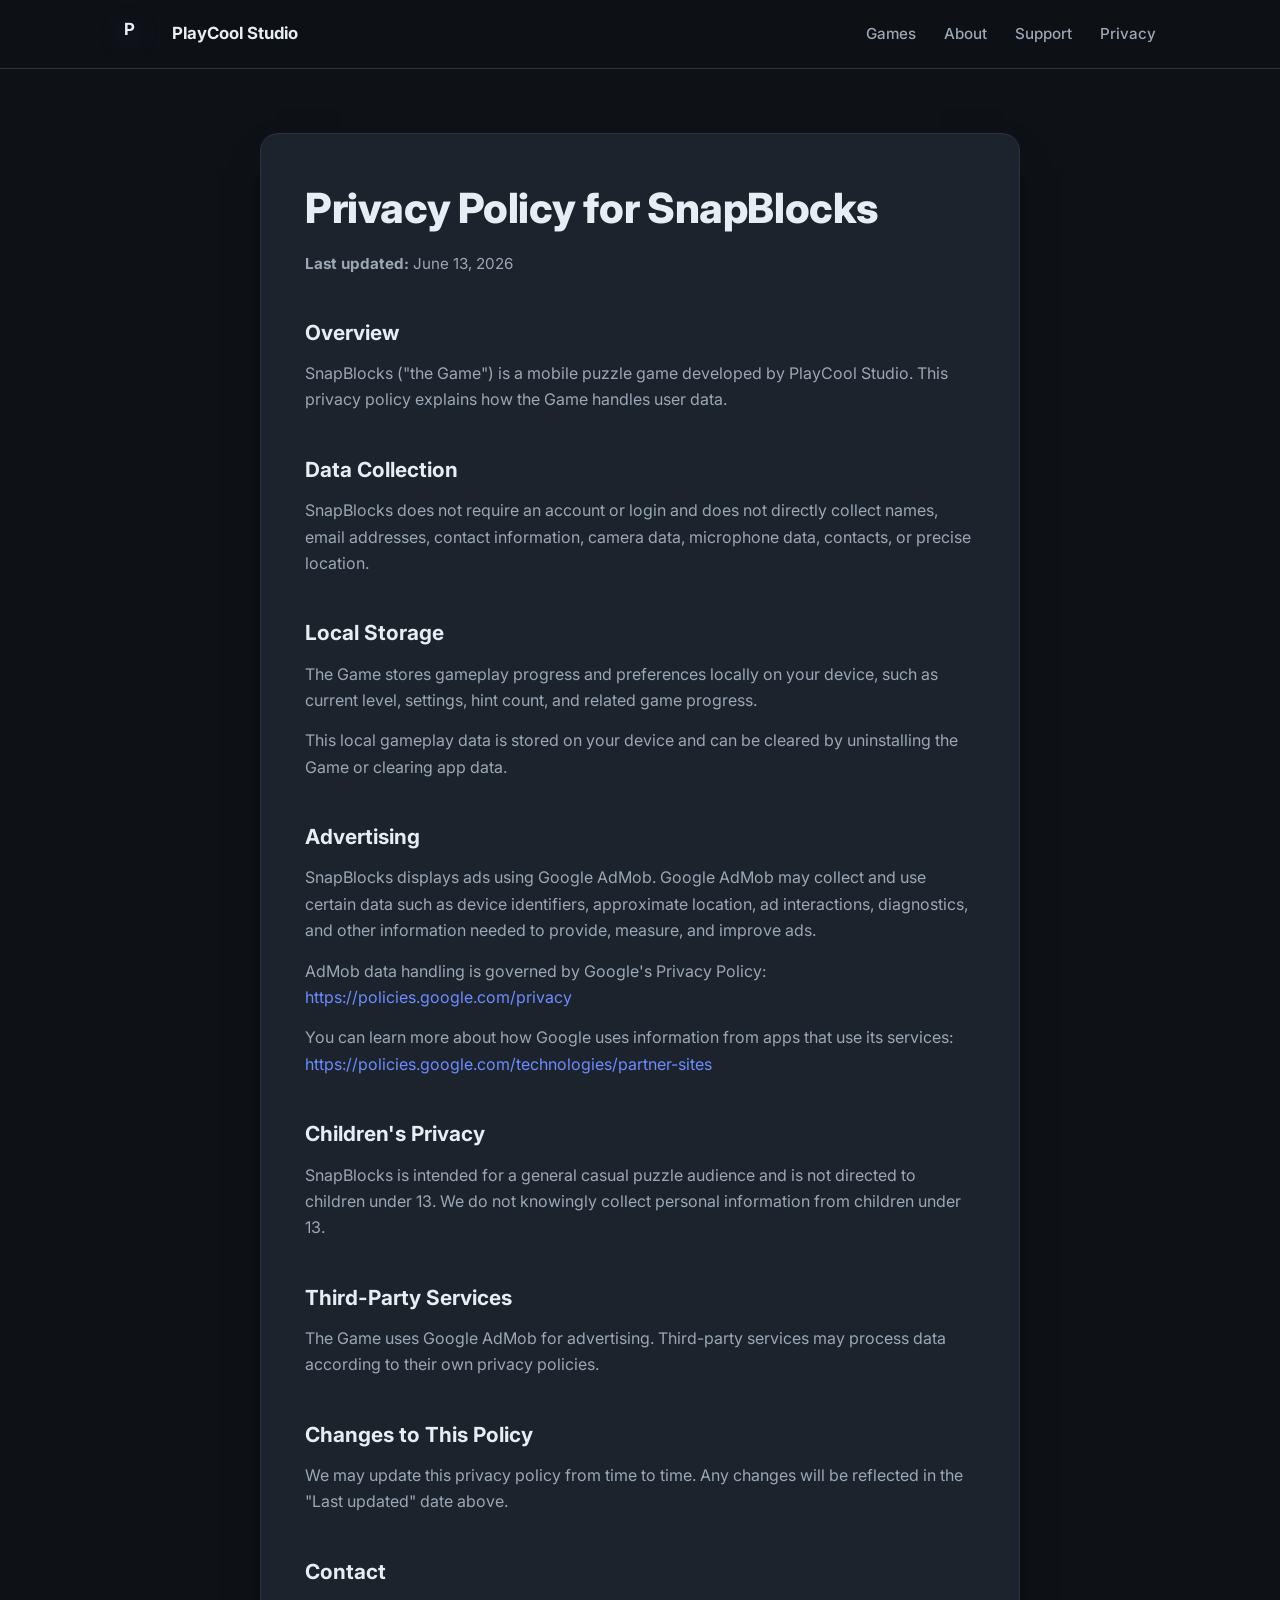
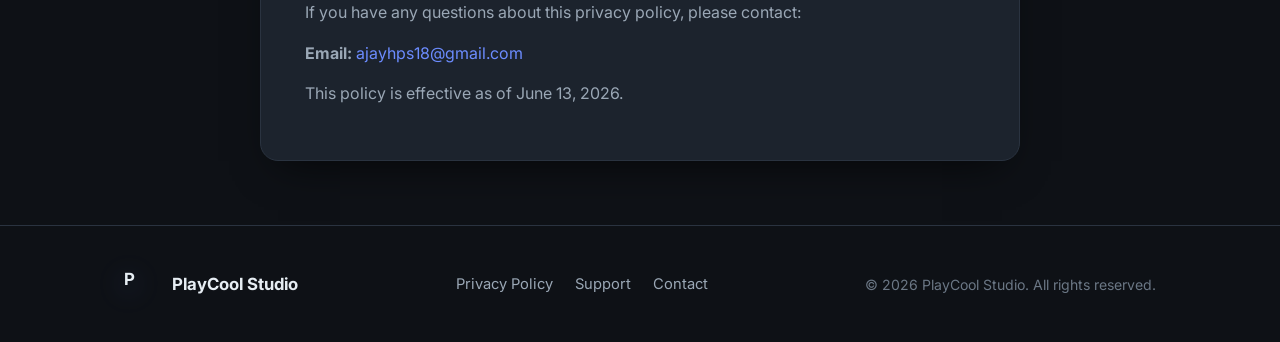
<file: privacy/index.html>
<!doctype html>
<html lang="en">
<head>
  <meta charset="utf-8">
  <meta name="viewport" content="width=device-width, initial-scale=1">
  <title>Privacy Policy - SnapBlocks</title>
  <meta name="description" content="Privacy policy for SnapBlocks, a mobile puzzle game by PlayCool Studio.">
  <link rel="icon" href="/favicon.svg" type="image/svg+xml">
  <link rel="preconnect" href="https://fonts.googleapis.com">
  <link rel="preconnect" href="https://fonts.gstatic.com" crossorigin>
  <link href="https://fonts.googleapis.com/css2?family=Inter:wght@400;500;600;700;800&display=swap" rel="stylesheet">
  <link rel="stylesheet" href="/styles.css">
</head>
<body>
  <header class="site-header">
    <div class="container">
      <a class="brand" href="/">
        <span class="brand-mark">P</span>
        PlayCool Studio
      </a>
      <nav class="nav">
        <a href="/#games">Games</a>
        <a href="/#about">About</a>
        <a href="/support/">Support</a>
        <a href="/privacy/">Privacy</a>
      </nav>
    </div>
  </header>

  <main class="page">
    <div class="container">
      <article class="content card">
        <h1>Privacy Policy for SnapBlocks</h1>

        <p class="updated"><strong>Last updated:</strong> June 13, 2026</p>

        <h2>Overview</h2>
        <p>
          SnapBlocks ("the Game") is a mobile puzzle game developed by PlayCool Studio.
          This privacy policy explains how the Game handles user data.
        </p>

        <h2>Data Collection</h2>
        <p>
          SnapBlocks does not require an account or login and does not directly collect
          names, email addresses, contact information, camera data, microphone data,
          contacts, or precise location.
        </p>

        <h2>Local Storage</h2>
        <p>
          The Game stores gameplay progress and preferences locally on your device,
          such as current level, settings, hint count, and related game progress.
        </p>
        <p>
          This local gameplay data is stored on your device and can be cleared by
          uninstalling the Game or clearing app data.
        </p>

        <h2>Advertising</h2>
        <p>
          SnapBlocks displays ads using Google AdMob. Google AdMob may collect and use
          certain data such as device identifiers, approximate location, ad interactions,
          diagnostics, and other information needed to provide, measure, and improve ads.
        </p>
        <p>
          AdMob data handling is governed by Google's Privacy Policy:
          <a href="https://policies.google.com/privacy" target="_blank" rel="noopener">
            https://policies.google.com/privacy
          </a>
        </p>
        <p>
          You can learn more about how Google uses information from apps that use its services:
          <a href="https://policies.google.com/technologies/partner-sites" target="_blank" rel="noopener">
            https://policies.google.com/technologies/partner-sites
          </a>
        </p>

        <h2>Children's Privacy</h2>
        <p>
          SnapBlocks is intended for a general casual puzzle audience and is not directed
          to children under 13. We do not knowingly collect personal information from
          children under 13.
        </p>

        <h2>Third-Party Services</h2>
        <p>
          The Game uses Google AdMob for advertising. Third-party services may process
          data according to their own privacy policies.
        </p>

        <h2>Changes to This Policy</h2>
        <p>
          We may update this privacy policy from time to time. Any changes will be
          reflected in the "Last updated" date above.
        </p>

        <h2>Contact</h2>
        <p>
          If you have any questions about this privacy policy, please contact:
        </p>
        <p>
          <strong>Email:</strong>
          <a href="mailto:ajayhps18@gmail.com">ajayhps18@gmail.com</a>
        </p>

        <p>This policy is effective as of June 13, 2026.</p>
      </article>
    </div>
  </main>

  <footer class="site-footer">
    <div class="container">
      <a class="brand" href="/">
        <span class="brand-mark">P</span>
        PlayCool Studio
      </a>
      <div class="links">
        <a href="/privacy/">Privacy Policy</a>
        <a href="/support/">Support</a>
        <a href="mailto:ajayhps18@gmail.com">Contact</a>
      </div>
      <small>&copy; 2026 PlayCool Studio. All rights reserved.</small>
    </div>
  </footer>
</body>
</html>
</file>
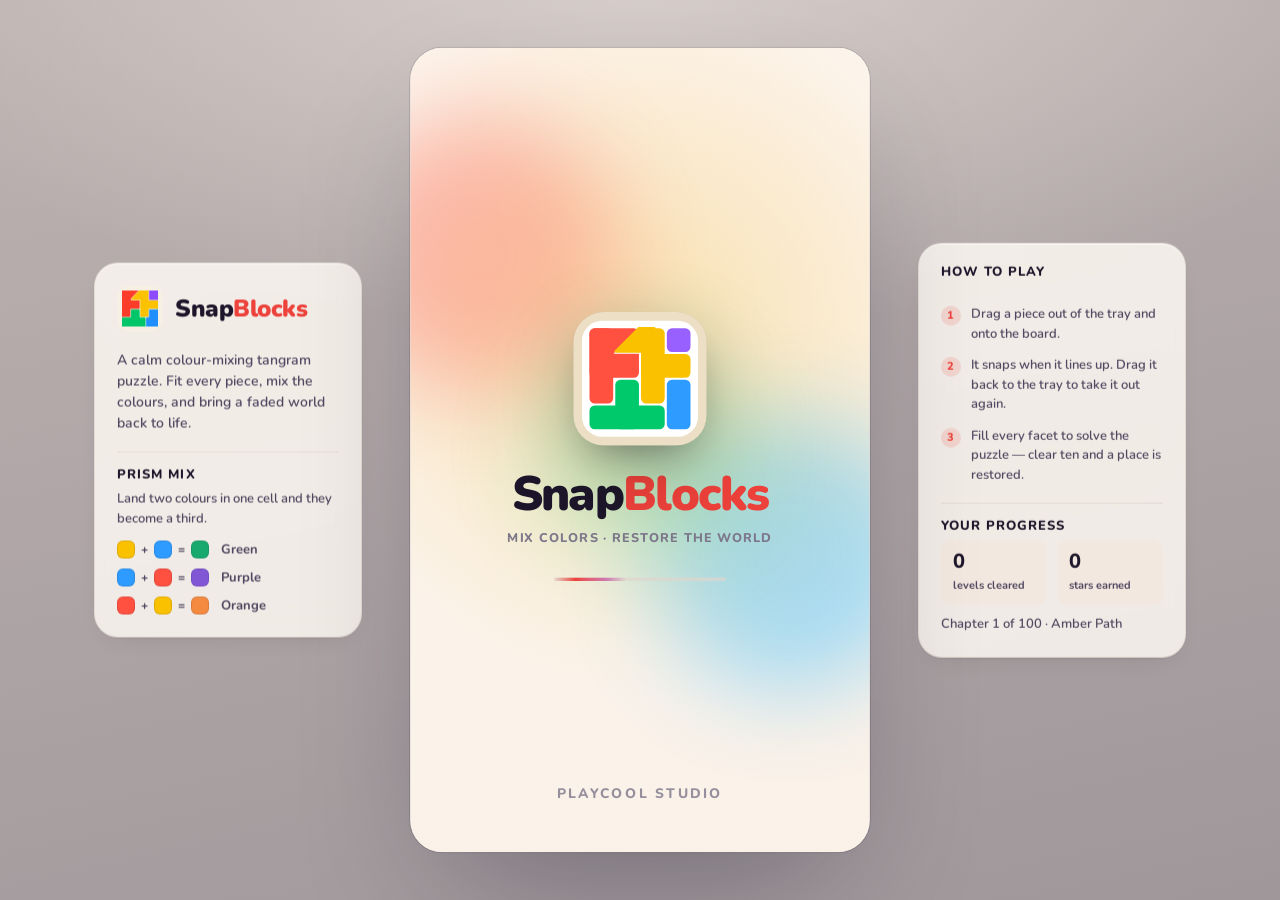
<file: snapblocks/index.html>
<!DOCTYPE html>
<html lang="en" data-theme="cream" data-platform="web">
<head>
    <meta charset="UTF-8">
    <meta name="viewport" content="width=device-width, initial-scale=1.0, maximum-scale=1.0, user-scalable=no, viewport-fit=cover">
    <meta name="description" content="SnapBlocks — a calm, candy-colored tangram puzzle. Fit the pieces, finish the picture.">
    <meta name="theme-color" content="#ebe3d6">
    <meta name="apple-mobile-web-app-capable" content="yes">
    <meta name="apple-mobile-web-app-status-bar-style" content="black-translucent">
    <title>SnapBlocks | Tangram Puzzle Game</title>
    <link rel="stylesheet" href="css/fonts/fonts.css?v=5071259f5c9c">
    <link rel="stylesheet" href="css/tokens.css?v=5071259f5c9c">
    <link rel="stylesheet" href="css/components.css?v=5071259f5c9c">
    <link rel="stylesheet" href="css/layout.css?v=5071259f5c9c">
    <link rel="stylesheet" href="css/screens.css?v=5071259f5c9c">
    <link rel="stylesheet" href="styles.css?v=5071259f5c9c">
</head>
<body>
    <div id="game-container">
        <div id="sb-stage">
            <canvas id="gameCanvas" width="400" height="700"></canvas>
            <div id="sb-ui-root"></div>
        </div>
    </div>
    <script type="module" src="js/game.js?v=5071259f5c9c"></script>
</body>
</html>
</file>
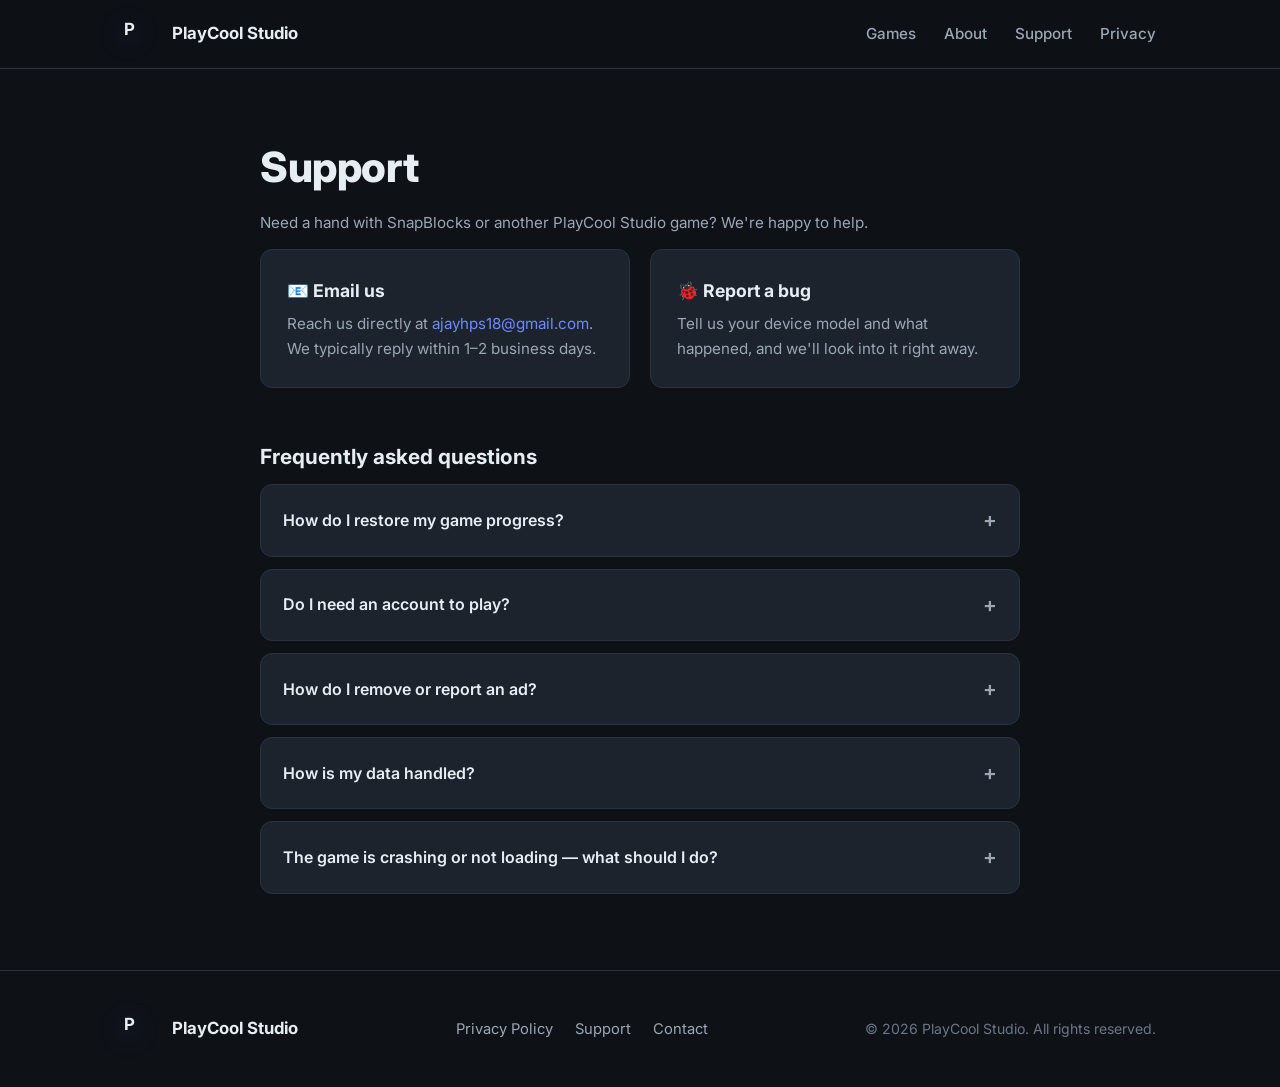
<file: support/index.html>
<!doctype html>
<html lang="en">
<head>
  <meta charset="utf-8">
  <meta name="viewport" content="width=device-width, initial-scale=1">
  <title>Support - PlayCool Studio</title>
  <meta name="description" content="Get help with SnapBlocks and other PlayCool Studio games. Contact us and find answers to common questions.">
  <link rel="icon" href="/favicon.svg" type="image/svg+xml">
  <link rel="preconnect" href="https://fonts.googleapis.com">
  <link rel="preconnect" href="https://fonts.gstatic.com" crossorigin>
  <link href="https://fonts.googleapis.com/css2?family=Inter:wght@400;500;600;700;800&display=swap" rel="stylesheet">
  <link rel="stylesheet" href="/styles.css">
</head>
<body>
  <header class="site-header">
    <div class="container">
      <a class="brand" href="/">
        <span class="brand-mark">P</span>
        PlayCool Studio
      </a>
      <nav class="nav">
        <a href="/#games">Games</a>
        <a href="/#about">About</a>
        <a href="/support/">Support</a>
        <a href="/privacy/">Privacy</a>
      </nav>
    </div>
  </header>

  <main class="page">
    <div class="container">
      <div class="content">
        <h1>Support</h1>
        <p class="updated">
          Need a hand with SnapBlocks or another PlayCool Studio game? We're happy to help.
        </p>

        <div class="support-grid">
          <div class="support-card">
            <h3>📧 Email us</h3>
            <p>
              Reach us directly at
              <a href="mailto:ajayhps18@gmail.com">ajayhps18@gmail.com</a>.
              We typically reply within 1–2 business days.
            </p>
          </div>
          <div class="support-card">
            <h3>🐞 Report a bug</h3>
            <p>
              Tell us your device model and what happened, and we'll look into
              it right away.
            </p>
          </div>
        </div>

        <h2 style="margin-top:48px;">Frequently asked questions</h2>
        <div class="faq">
          <details>
            <summary>How do I restore my game progress?</summary>
            <p>
              SnapBlocks saves your progress locally on your device. Progress
              stays as long as the game is installed and its app data is not
              cleared. Uninstalling the game or clearing app data will reset it.
            </p>
          </details>
          <details>
            <summary>Do I need an account to play?</summary>
            <p>
              No. Our games require no account or login — just open the app and
              start playing.
            </p>
          </details>
          <details>
            <summary>How do I remove or report an ad?</summary>
            <p>
              Ads are served through Google AdMob. If you encounter an
              inappropriate or broken ad, email us a screenshot at
              <a href="mailto:ajayhps18@gmail.com">ajayhps18@gmail.com</a> and
              we'll follow up.
            </p>
          </details>
          <details>
            <summary>How is my data handled?</summary>
            <p>
              We take privacy seriously. See our
              <a href="/privacy/">Privacy Policy</a> for full details on what is
              and isn't collected.
            </p>
          </details>
          <details>
            <summary>The game is crashing or not loading — what should I do?</summary>
            <p>
              Try closing and reopening the app, then restarting your device. If
              the problem continues, email us your device model and Android/iOS
              version so we can investigate.
            </p>
          </details>
        </div>
      </div>
    </div>
  </main>

  <footer class="site-footer">
    <div class="container">
      <a class="brand" href="/">
        <span class="brand-mark">P</span>
        PlayCool Studio
      </a>
      <div class="links">
        <a href="/privacy/">Privacy Policy</a>
        <a href="/support/">Support</a>
        <a href="mailto:ajayhps18@gmail.com">Contact</a>
      </div>
      <small>&copy; 2026 PlayCool Studio. All rights reserved.</small>
    </div>
  </footer>
</body>
</html>
</file>
<file: styles.css>
:root {
  --bg: #0e1116;
  --bg-soft: #161b22;
  --surface: #1c232d;
  --surface-2: #232c38;
  --border: #2a3340;
  --text: #e6edf3;
  --text-soft: #9aa7b5;
  --text-dim: #6b7785;
  --brand: #6c8cff;
  --brand-2: #9b6cff;
  --accent: #36d6b8;
  --shadow: 0 18px 40px -18px rgba(0, 0, 0, 0.7);
  --radius: 18px;
  --radius-sm: 12px;
  --max: 1080px;
}

* {
  box-sizing: border-box;
}

html {
  scroll-behavior: smooth;
}

body {
  margin: 0;
  font-family: "Inter", -apple-system, BlinkMacSystemFont, "Segoe UI", Roboto,
    Helvetica, Arial, sans-serif;
  color: var(--text);
  background: var(--bg);
  line-height: 1.65;
  -webkit-font-smoothing: antialiased;
}

a {
  color: var(--brand);
  text-decoration: none;
  transition: color 0.15s ease;
}

a:hover {
  color: var(--brand-2);
}

img {
  max-width: 100%;
}

.container {
  width: 100%;
  max-width: var(--max);
  margin: 0 auto;
  padding: 0 24px;
}

/* ---------- Header ---------- */
.site-header {
  position: sticky;
  top: 0;
  z-index: 20;
  backdrop-filter: blur(12px);
  background: rgba(14, 17, 22, 0.72);
  border-bottom: 1px solid var(--border);
}

.site-header .container {
  display: flex;
  align-items: center;
  justify-content: space-between;
  height: 68px;
}

.brand {
  display: flex;
  align-items: center;
  gap: 12px;
  font-weight: 700;
  font-size: 1.05rem;
  color: var(--text);
}

.brand:hover {
  color: var(--text);
}

/* The mark is now the PlayCool circle logo, a PNG with a true alpha edge.
   drop-shadow rather than box-shadow on purpose: box-shadow traces the element
   box, which would put a soft square behind a round logo. */
.brand-mark {
  display: block;
  width: 36px;
  height: 36px;
  object-fit: contain;
  filter: drop-shadow(0 6px 14px rgba(108, 140, 255, 0.45));
}

.nav {
  display: flex;
  gap: 28px;
  font-size: 0.95rem;
}

.nav a {
  color: var(--text-soft);
  font-weight: 500;
}

.nav a:hover {
  color: var(--text);
}

/* ---------- Hero ---------- */
.hero {
  position: relative;
  overflow: hidden;
  padding: 96px 0 88px;
  text-align: center;
}

.hero::before {
  content: "";
  position: absolute;
  inset: 0;
  background: radial-gradient(
      60% 60% at 50% 0%,
      rgba(108, 140, 255, 0.22),
      transparent 70%
    ),
    radial-gradient(
      50% 50% at 80% 30%,
      rgba(155, 108, 255, 0.18),
      transparent 70%
    );
  pointer-events: none;
}

.hero > .container {
  position: relative;
}

.eyebrow {
  display: inline-block;
  padding: 6px 14px;
  margin-bottom: 22px;
  border-radius: 999px;
  border: 1px solid var(--border);
  background: var(--surface);
  color: var(--text-soft);
  font-size: 0.82rem;
  font-weight: 600;
  letter-spacing: 0.02em;
}

.hero h1 {
  margin: 0 auto 20px;
  max-width: 16ch;
  font-size: clamp(2.4rem, 6vw, 3.8rem);
  line-height: 1.08;
  font-weight: 800;
  letter-spacing: -0.02em;
  background: linear-gradient(180deg, #fff, #b9c6d6);
  -webkit-background-clip: text;
  background-clip: text;
  color: transparent;
}

.hero p {
  margin: 0 auto;
  max-width: 56ch;
  font-size: 1.18rem;
  color: var(--text-soft);
}

.cta-row {
  display: flex;
  flex-wrap: wrap;
  gap: 14px;
  justify-content: center;
  margin-top: 36px;
}

.btn {
  display: inline-flex;
  align-items: center;
  gap: 8px;
  padding: 13px 26px;
  border-radius: 12px;
  font-weight: 600;
  font-size: 0.98rem;
  border: 1px solid transparent;
  cursor: pointer;
  transition: transform 0.15s ease, box-shadow 0.15s ease,
    background 0.15s ease;
}

.btn-primary {
  background: linear-gradient(135deg, var(--brand), var(--brand-2));
  color: #fff;
  box-shadow: 0 12px 28px -10px rgba(108, 140, 255, 0.8);
}

.btn-primary:hover {
  color: #fff;
  transform: translateY(-2px);
  box-shadow: 0 18px 34px -10px rgba(108, 140, 255, 0.9);
}

.btn-ghost {
  background: var(--surface);
  border-color: var(--border);
  color: var(--text);
}

.btn-ghost:hover {
  color: var(--text);
  background: var(--surface-2);
  transform: translateY(-2px);
}

/* ---------- Sections ---------- */
.section {
  padding: 72px 0;
}

.section-head {
  text-align: center;
  max-width: 60ch;
  margin: 0 auto 48px;
}

.section-head h2 {
  font-size: clamp(1.8rem, 3.5vw, 2.4rem);
  font-weight: 800;
  letter-spacing: -0.01em;
  margin: 0 0 12px;
}

.section-head p {
  color: var(--text-soft);
  font-size: 1.05rem;
  margin: 0;
}

/* ---------- Game showcase ---------- */
.game-card {
  display: grid;
  grid-template-columns: 1.1fr 1fr;
  gap: 40px;
  align-items: center;
  padding: 40px;
  background: linear-gradient(180deg, var(--surface), var(--bg-soft));
  border: 1px solid var(--border);
  border-radius: var(--radius);
  box-shadow: var(--shadow);
}

.game-card h3 {
  font-size: 1.9rem;
  margin: 0 0 8px;
  font-weight: 800;
}

.game-card .tagline {
  color: var(--accent);
  font-weight: 600;
  margin: 0 0 16px;
  font-size: 0.95rem;
  letter-spacing: 0.02em;
}

.game-card p {
  color: var(--text-soft);
  margin: 0 0 22px;
}

.game-visual {
  display: grid;
  place-items: center;
  aspect-ratio: 4 / 3;
  border-radius: var(--radius-sm);
  background: radial-gradient(circle at 30% 20%, #2b3850, #161b22);
  border: 1px solid var(--border);
  overflow: hidden;
}

/* The card visual is the real app icon now, so it wants breathing room rather
   than an edge-to-edge crop. The old .block-grid placeholder rules were deleted
   with the markup that used them. */
.game-icon {
  width: 46%;
  max-width: 200px;
  height: auto;
  border-radius: 22%;
  box-shadow: 0 18px 40px -18px rgba(0, 0, 0, 0.75);
}

/* ---------- Feature grid ---------- */
.features {
  display: grid;
  grid-template-columns: repeat(3, 1fr);
  gap: 22px;
}

.feature {
  padding: 28px;
  background: var(--surface);
  border: 1px solid var(--border);
  border-radius: var(--radius-sm);
  transition: transform 0.18s ease, border-color 0.18s ease;
}

.feature:hover {
  transform: translateY(-4px);
  border-color: #3a475a;
}

.feature .icon {
  display: grid;
  place-items: center;
  width: 46px;
  height: 46px;
  border-radius: 12px;
  background: var(--surface-2);
  font-size: 1.4rem;
  margin-bottom: 16px;
}

.feature h3 {
  margin: 0 0 8px;
  font-size: 1.12rem;
}

.feature p {
  margin: 0;
  color: var(--text-soft);
  font-size: 0.95rem;
}

/* ---------- Screenshots ---------- */
.shots {
  display: grid;
  grid-auto-flow: column;
  grid-auto-columns: minmax(220px, 1fr);
  gap: 26px;
  overflow-x: auto;
  padding: 8px 4px 24px;
  scroll-snap-type: x mandatory;
  -webkit-overflow-scrolling: touch;
}

.shots::-webkit-scrollbar {
  height: 8px;
}

.shots::-webkit-scrollbar-thumb {
  background: var(--border);
  border-radius: 999px;
}

.phone {
  scroll-snap-align: center;
  position: relative;
  border-radius: 30px;
  padding: 10px;
  background: linear-gradient(160deg, #2b3340, #161b22);
  border: 1px solid var(--border);
  box-shadow: var(--shadow);
  transition: transform 0.2s ease;
}

.phone:hover {
  transform: translateY(-6px);
}

.phone .screen {
  position: relative;
  border-radius: 22px;
  overflow: hidden;
  aspect-ratio: 9 / 19.5;
  background: #faf3ea;
}

.phone .screen img {
  display: block;
  width: 100%;
  height: 100%;
  object-fit: cover;
}

.phone .caption {
  text-align: center;
  color: var(--text-soft);
  font-size: 0.88rem;
  margin-top: 14px;
  font-weight: 500;
}

.shots-hint {
  text-align: center;
  color: var(--text-dim);
  font-size: 0.85rem;
  margin-top: 4px;
}

/* ---------- Download / store badge ---------- */
.download {
  text-align: center;
  padding: 64px 0 8px;
}

.download .panel {
  max-width: 720px;
  margin: 0 auto;
  padding: 48px 40px;
  border-radius: var(--radius);
  background: linear-gradient(135deg, rgba(108, 140, 255, 0.14), rgba(155, 108, 255, 0.14));
  border: 1px solid var(--border);
}

.download h2 {
  font-size: clamp(1.8rem, 3.5vw, 2.3rem);
  font-weight: 800;
  margin: 0 0 10px;
}

.download p {
  color: var(--text-soft);
  margin: 0 auto 26px;
  max-width: 46ch;
}

.store-badge {
  display: inline-block;
  transition: transform 0.15s ease;
}

.store-badge:hover {
  transform: translateY(-2px);
}

.store-badge img {
  height: 58px;
  width: auto;
}

.hero .store-badge img {
  height: 54px;
}

/* ---------- Footer ---------- */
.site-footer {
  border-top: 1px solid var(--border);
  padding: 40px 0;
  margin-top: 40px;
}

.site-footer .container {
  display: flex;
  flex-wrap: wrap;
  gap: 16px;
  align-items: center;
  justify-content: space-between;
}

.site-footer .links {
  display: flex;
  gap: 22px;
  font-size: 0.92rem;
}

.site-footer .links a {
  color: var(--text-soft);
}

.site-footer .links a:hover {
  color: var(--text);
}

.site-footer small {
  color: var(--text-dim);
  font-size: 0.88rem;
}

/* ---------- Content pages (privacy / support) ---------- */
.page {
  padding: 64px 0 24px;
}

.content {
  max-width: 760px;
  margin: 0 auto;
}

.content h1 {
  font-size: clamp(2rem, 4vw, 2.6rem);
  font-weight: 800;
  letter-spacing: -0.01em;
  margin: 0 0 8px;
}

.content h2 {
  font-size: 1.3rem;
  font-weight: 700;
  margin: 36px 0 10px;
  padding-top: 4px;
}

.content p {
  color: var(--text-soft);
  margin: 0 0 14px;
}

.content a {
  word-break: break-word;
}

.updated {
  color: var(--text-dim);
  font-size: 0.95rem;
}

.card {
  background: var(--surface);
  border: 1px solid var(--border);
  border-radius: var(--radius);
  padding: 40px 44px;
  box-shadow: var(--shadow);
}

.support-grid {
  display: grid;
  grid-template-columns: repeat(2, 1fr);
  gap: 20px;
  margin-top: 8px;
}

.support-card {
  padding: 26px;
  background: var(--surface);
  border: 1px solid var(--border);
  border-radius: var(--radius-sm);
}

.support-card h3 {
  margin: 0 0 6px;
  font-size: 1.1rem;
}

.support-card p {
  margin: 0;
  color: var(--text-soft);
  font-size: 0.95rem;
}

.faq {
  margin-top: 8px;
}

.faq details {
  border: 1px solid var(--border);
  border-radius: var(--radius-sm);
  background: var(--surface);
  padding: 0 22px;
  margin-bottom: 12px;
}

.faq summary {
  cursor: pointer;
  list-style: none;
  padding: 18px 0;
  font-weight: 600;
  display: flex;
  justify-content: space-between;
  align-items: center;
}

.faq summary::-webkit-details-marker {
  display: none;
}

.faq summary::after {
  content: "+";
  color: var(--text-soft);
  font-size: 1.3rem;
  transition: transform 0.2s ease;
}

.faq details[open] summary::after {
  transform: rotate(45deg);
}

.faq details p {
  margin: 0 0 18px;
  color: var(--text-soft);
}

/* ---------- Responsive ---------- */
@media (max-width: 760px) {
  .game-card {
    grid-template-columns: 1fr;
    padding: 28px;
  }
  .features,
  .support-grid {
    grid-template-columns: 1fr;
  }
  .nav {
    display: none;
  }
  .card {
    padding: 28px 22px;
  }
}
</file>
<file: snapblocks/css/fonts/fonts.css>
/*
 * Bundled fonts (latin subset, variable weight) — replaces the Google Fonts
 * CDN links so first launch renders correctly offline inside the Android
 * WebView, with no network dependency or font-swap layout shift.
 */

@font-face {
    font-family: 'Nunito';
    font-style: normal;
    font-weight: 200 1000;
    font-display: swap;
    src: url('Nunito.var.woff2') format('woff2');
}

@font-face {
    font-family: 'Outfit';
    font-style: normal;
    font-weight: 100 900;
    font-display: swap;
    src: url('Outfit.var.woff2') format('woff2');
}

@font-face {
    font-family: 'JetBrains Mono';
    font-style: normal;
    font-weight: 100 800;
    font-display: swap;
    src: url('JetBrainsMono.var.woff2') format('woff2');
}
</file>
<file: snapblocks/css/tokens.css>
/* SnapBlocks — Design Tokens
 *
 * Source of truth for the visual palette, typography, radii, shadows.
 * These OKLCH values match the design handoff (snapblocks/project/SnapBlocks Prototype.html).
 * The canvas-side mirror lives in js/theme.js — keep them in sync.
 *
 * Theme is applied via [data-theme="cream"] (default) or [data-theme="midnight"]
 * on the <html> element (see js/game.js init).
 *
 * Requires WebView >= 111 for oklch() support (Android 12+ / Chrome 111+).
 */

:root,
[data-theme="cream"] {
  /* ===== surfaces ===== */
  --bg:          oklch(97.5% 0.012 70);     /* soft cream */
  --bg-2:        oklch(95.5% 0.018 65);     /* deeper cream card */
  --bg-inset:    oklch(93.5% 0.022 60);     /* inset wells */
  --ink:         oklch(22% 0.04 300);       /* deep plum ink */
  --ink-2:       oklch(42% 0.04 300);
  --ink-soft:    oklch(58% 0.03 300);
  --line:        oklch(88% 0.015 70);
  --line-strong: oklch(82% 0.02 65);
  --white:       #fffaf4;

  /* ===== premium material layers =====
   * Cards use a very small lightness step and a hairline rather than a heavy
   * outline.  Keeping these as tokens makes the same hierarchy hold across
   * the unlockable themes without screen-specific colour overrides. */
  --surface-top:    oklch(99.2% 0.006 70);
  --surface-bottom: oklch(96.4% 0.014 68);
  --surface-raised: oklch(99.5% 0.004 70 / 0.92);
  --surface-glass:  oklch(98.5% 0.008 70 / 0.84);
  --hairline:       oklch(78% 0.018 65 / 0.32);
  --focus-ring:     color-mix(in oklab, var(--primary), white 12%);
  --on-dark:        #fffaf4;

  /* A controlled, dark focal surface for the menu hero. */
  --hero-start: oklch(27% 0.055 302);
  --hero-end:   oklch(20% 0.045 286);
  --hero-glow:  oklch(66% 0.17 28 / 0.42);

  /* ===== candy accents — matched chroma/lightness, varied hue ===== */
  --coral:  oklch(72% 0.17 25);
  --butter: oklch(85% 0.16 95);
  --mint:   oklch(78% 0.15 160);
  --sky:    oklch(76% 0.14 235);
  --lilac:  oklch(72% 0.15 300);
  --rose:   oklch(76% 0.15 355);

  /* ===== primary CTA ===== */
  --primary:       oklch(63% 0.21 27);      /* vivid coral-red */
  --primary-ink:   #fffaf4;
  --primary-shade: oklch(54% 0.21 27);

  /* ===== radii (chunky) ===== */
  --radius-sm: 10px;
  --radius:    16px;
  --radius-lg: 24px;
  --radius-xl: 32px;

  /* ===== shadows (signature extruded-block look) ===== */
  --shadow-soft: 0 1px 0 oklch(100% 0 0 / 0.72) inset,
                 0 1px 2px oklch(25% 0.03 60 / 0.05),
                 0 10px 28px -18px oklch(25% 0.04 60 / 0.24);
  --shadow-lift: 0 1px 0 oklch(100% 0 0 / 0.78) inset,
                 0 2px 5px oklch(25% 0.03 60 / 0.07),
                 0 20px 46px -22px oklch(25% 0.04 60 / 0.34);
  --shadow-btn:  0 1px 2px oklch(30% 0.05 28 / 0.12),
                 0 10px 22px -10px oklch(52% 0.17 28 / 0.42);
  --shadow-control: 0 1px 0 oklch(100% 0 0 / 0.72) inset,
                    0 6px 18px -12px oklch(25% 0.04 60 / 0.32);

  /* ===== typography ===== */
  --font-display: 'Nunito', system-ui, -apple-system, sans-serif;
  --font-mono:    'JetBrains Mono', ui-monospace, 'Menlo', monospace;
}

[data-theme="midnight"] {
  --bg:          oklch(22% 0.02 300);
  --bg-2:        oklch(26% 0.025 300);
  --bg-inset:    oklch(18% 0.02 300);
  --ink:         oklch(96% 0.015 70);
  --ink-2:       oklch(82% 0.02 70);
  --ink-soft:    oklch(64% 0.025 70);
  --line:        oklch(32% 0.025 300);
  --line-strong: oklch(40% 0.03 300);
  --white:       oklch(30% 0.025 300);

  --surface-top:    oklch(29.5% 0.027 300);
  --surface-bottom: oklch(26.5% 0.025 300);
  --surface-raised: oklch(31% 0.027 300 / 0.94);
  --surface-glass:  oklch(25% 0.024 300 / 0.86);
  --hairline:       oklch(72% 0.02 300 / 0.15);
  --focus-ring:     color-mix(in oklab, var(--primary), white 8%);
  --hero-start:     oklch(31% 0.065 300);
  --hero-end:       oklch(20% 0.045 276);
  --hero-glow:      oklch(70% 0.16 300 / 0.34);

  --coral:  oklch(70% 0.17 25);
  --butter: oklch(81% 0.16 95);
  --mint:   oklch(74% 0.15 160);
  --sky:    oklch(72% 0.14 235);
  --lilac:  oklch(70% 0.15 300);
  --rose:   oklch(74% 0.15 355);

  --primary:       oklch(68% 0.19 27);
  --primary-ink:   oklch(18% 0.02 300);
  --primary-shade: oklch(56% 0.19 27);

  --shadow-soft: 0 1px 0 oklch(100% 0 0 / 0.06) inset,
                 0 1px 3px oklch(0% 0 0 / 0.28),
                 0 12px 28px -18px #000;
  --shadow-lift: 0 1px 0 oklch(100% 0 0 / 0.08) inset,
                 0 2px 5px oklch(0% 0 0 / 0.30),
                 0 22px 48px -20px #000;
  --shadow-btn:  0 1px 2px #000,
                 0 12px 26px -12px #000;
  --shadow-control: 0 1px 0 oklch(100% 0 0 / 0.07) inset,
                    0 10px 24px -14px #000;
}

[data-theme="meadow"] {
  --bg:          oklch(96.5% 0.015 160);     /* soft forest white / sage cream */
  --bg-2:        oklch(93.5% 0.02 160);      /* deeper sage card */
  --bg-inset:    oklch(90.5% 0.025 160);     /* inset wells */
  --ink:         oklch(22% 0.035 160);       /* deep pine ink */
  --ink-2:       oklch(40% 0.04 160);
  --ink-soft:    oklch(56% 0.03 160);
  --line:        oklch(86% 0.02 160);
  --line-strong: oklch(80% 0.025 160);
  --white:       #f5faf6;

  --surface-top:    oklch(98.5% 0.008 160);
  --surface-bottom: oklch(94% 0.018 160);
  --surface-raised: oklch(99% 0.006 160 / 0.92);
  --surface-glass:  oklch(97% 0.012 160 / 0.84);
  --hairline:       oklch(72% 0.026 160 / 0.28);
  --focus-ring:     color-mix(in oklab, var(--primary), white 12%);
  --hero-start:     oklch(29% 0.06 166);
  --hero-end:       oklch(20% 0.045 183);
  --hero-glow:      oklch(68% 0.14 154 / 0.40);

  --coral:  oklch(72% 0.17 25);
  --butter: oklch(85% 0.16 95);
  --mint:   oklch(78% 0.15 160);
  --sky:    oklch(76% 0.14 235);
  --lilac:  oklch(72% 0.15 300);
  --rose:   oklch(76% 0.15 355);

  --primary:       oklch(60% 0.17 160);      /* vivid forest green */
  --primary-ink:   #fffaf4;
  --primary-shade: oklch(50% 0.17 160);

  --shadow-soft: 0 1px 0 oklch(100% 0 0 / 0.76) inset,
                 0 1px 3px oklch(26% 0.02 160 / 0.06),
                 0 10px 28px -18px oklch(30% 0.02 160 / 0.22);
  --shadow-lift: 0 1px 0 oklch(100% 0 0 / 0.82) inset,
                 0 2px 5px oklch(26% 0.02 160 / 0.08),
                 0 20px 46px -22px oklch(30% 0.02 160 / 0.34);
  --shadow-btn:  0 1px 2px oklch(25% 0.04 160 / 0.12),
                 0 10px 22px -10px oklch(54% 0.14 160 / 0.38);
  --shadow-control: 0 1px 0 oklch(100% 0 0 / 0.72) inset,
                    0 6px 18px -12px oklch(25% 0.03 160 / 0.30);
}

[data-theme="sunset"] {
  --bg:          oklch(96.5% 0.015 35);      /* soft sunset cream / warm peach */
  --bg-2:        oklch(92.5% 0.025 35);      /* deeper peach card */
  --bg-inset:    oklch(88.5% 0.035 35);      /* inset wells */
  --ink:         oklch(22% 0.04 35);         /* deep terracotta ink */
  --ink-2:       oklch(42% 0.04 35);
  --ink-soft:    oklch(58% 0.03 35);
  --line:        oklch(86% 0.025 35);
  --line-strong: oklch(80% 0.03 35);
  --white:       #fdf3ee;

  --surface-top:    oklch(98.5% 0.008 35);
  --surface-bottom: oklch(93.5% 0.022 35);
  --surface-raised: oklch(99% 0.006 35 / 0.92);
  --surface-glass:  oklch(97% 0.014 35 / 0.84);
  --hairline:       oklch(73% 0.03 35 / 0.28);
  --focus-ring:     color-mix(in oklab, var(--primary), white 12%);
  --hero-start:     oklch(31% 0.07 32);
  --hero-end:       oklch(20% 0.05 18);
  --hero-glow:      oklch(67% 0.18 34 / 0.42);

  --coral:  oklch(72% 0.17 25);
  --butter: oklch(85% 0.16 95);
  --mint:   oklch(78% 0.15 160);
  --sky:    oklch(76% 0.14 235);
  --lilac:  oklch(72% 0.15 300);
  --rose:   oklch(76% 0.15 355);

  --primary:       oklch(60% 0.20 28);       /* vivid sunset red */
  --primary-ink:   #fffaf4;
  --primary-shade: oklch(50% 0.20 28);

  --shadow-soft: 0 1px 0 oklch(100% 0 0 / 0.76) inset,
                 0 1px 3px oklch(28% 0.02 35 / 0.06),
                 0 10px 28px -18px oklch(35% 0.02 35 / 0.22);
  --shadow-lift: 0 1px 0 oklch(100% 0 0 / 0.82) inset,
                 0 2px 5px oklch(28% 0.02 35 / 0.08),
                 0 20px 46px -22px oklch(35% 0.02 35 / 0.34);
  --shadow-btn:  0 1px 2px oklch(28% 0.04 28 / 0.12),
                 0 10px 22px -10px oklch(54% 0.16 28 / 0.38);
  --shadow-control: 0 1px 0 oklch(100% 0 0 / 0.72) inset,
                    0 6px 18px -12px oklch(28% 0.03 35 / 0.30);
}
</file>
<file: snapblocks/css/components.css>
/* SnapBlocks — Component Primitives
 *
 * Reusable UI building blocks that compose into screens.
 * All classes are prefixed `sb-` to avoid colliding with any legacy styling.
 * Tokens come from css/tokens.css.
 */

/* ============================================================
 * Typography
 * ============================================================ */
.sb-h-xl { font: 900 38px/1.05 var(--font-display); letter-spacing: -0.035em; color: var(--ink); }
.sb-h-lg { font: 900 28px/1.1  var(--font-display); letter-spacing: -0.025em; color: var(--ink); }
.sb-h-md { font: 850 22px/1.2  var(--font-display); letter-spacing: -0.018em; color: var(--ink); }
.sb-h-sm { font: 800 17px/1.3  var(--font-display); color: var(--ink); }

/* Headings scale with the viewport below the 400px design width instead of
 * being stepped at one or two breakpoints. Each clamp saturates at its
 * authored size, so at >= 400px (and on tablets, where the stage caps at 400
 * but the viewport is far wider) nothing changes at all — this only ever bites
 * on phones narrower than the layout was drawn for. The line-heights come from
 * the `font` shorthand above as unitless ratios, so they scale along.
 *
 * Concretely: "Solve costs 20 coins" (.sb-h-md, beside a 56px icon in the
 * out-of-coins sheet) had ~196px of room at 320px wide and needed ~209px at
 * the fixed 22px. overflow-wrap keeps a single long token — a place name, a
 * localised string — inside its box rather than out the side of a card. */
.sb-h-xl { font-size: clamp(30px, 9.5vw, 38px); }
.sb-h-lg { font-size: clamp(23px, 7vw,   28px); }
.sb-h-md { font-size: clamp(18px, 5.5vw, 22px); }
.sb-h-sm { font-size: clamp(15px, 4.3vw, 17px); }
.sb-h-xl, .sb-h-lg, .sb-h-md, .sb-h-sm { overflow-wrap: break-word; }

.sb-label {
  font: 800 11px/1.2 var(--font-display);
  letter-spacing: 0.14em;
  text-transform: uppercase;
  color: var(--ink-soft);
}
.sb-mono  { font-family: var(--font-mono); font-weight: 500; }
.sb-body  { font-size: 15px; color: var(--ink-2); line-height: 1.45; }
.sb-small { font-size: 13px; color: var(--ink-soft); }

/* ============================================================
 * Cards
 * ============================================================ */
.sb-card {
  background: linear-gradient(155deg, var(--surface-top), var(--surface-bottom));
  border: 1px solid var(--hairline);
  border-radius: var(--radius-lg);
  padding: 20px;
  box-shadow: var(--shadow-soft);
}
.sb-card-inset {
  background: color-mix(in oklab, var(--bg-inset), var(--bg) 18%);
  border: 1px solid color-mix(in oklab, var(--hairline), transparent 22%);
  border-radius: var(--radius);
  padding: 16px;
  box-shadow: inset 0 1px 2px color-mix(in oklab, var(--ink), transparent 94%);
}
.sb-world-card {
  position: relative;
  border-radius: var(--radius-lg);
  padding: 18px 18px 22px;
  color: var(--ink);
  overflow: hidden;
  border: 1px solid color-mix(in oklab, white, transparent 82%);
  box-shadow: var(--shadow-lift);
}

/* ============================================================
 * Buttons
 * ============================================================ */
.sb-btn {
  display: inline-flex;
  align-items: center;
  justify-content: center;
  gap: 8px;
  height: 56px;
  min-height: 52px;
  padding: 0 28px;
  border-radius: 17px;
  /* Restrained material lighting keeps the CTA dimensional without a hard
     toy-like extrusion. */
  background: linear-gradient(180deg,
      color-mix(in oklab, var(--primary), white 10%) 0%,
      var(--primary) 58%,
      color-mix(in oklab, var(--primary), black 7%) 100%);
  color: var(--primary-ink);
  font: 900 17px/1 var(--font-display);
  letter-spacing: 0.01em;
  border: 0;
  cursor: pointer;
  width: 100%;
  box-shadow: var(--shadow-btn),
      inset 0 1px 0 color-mix(in oklab, var(--primary), white 30%),
      inset 0 -1px 0 color-mix(in oklab, var(--primary), black 14%);
  /* A short spring keeps touch feedback responsive without visual noise. */
  transition: transform 0.18s cubic-bezier(.34, 1.56, .64, 1),
              box-shadow 0.18s cubic-bezier(.34, 1.56, .64, 1),
              filter 0.14s ease;
  -webkit-tap-highlight-color: transparent;
}
.sb-btn:active {
  /* Compress slightly under the finger. */
  transform: translateY(1px) scale(0.985);
  filter: brightness(0.97);
  box-shadow: 0 1px 2px color-mix(in oklab, var(--ink), transparent 84%),
              0 5px 12px -9px color-mix(in oklab, var(--primary), transparent 45%),
              inset 0 1px 0 color-mix(in oklab, var(--primary), white 20%);
}
.sb-btn:disabled {
  opacity: 0.7;
  transform: none;
  cursor: wait;
}
.sb-btn.ghost {
  background: color-mix(in oklab, var(--surface-raised), transparent 22%);
  color: var(--ink);
  box-shadow: var(--shadow-control);
  border: 1px solid var(--line-strong);
  height: 52px;
}
.sb-btn.ghost:active { transform: translateY(1px); }
.sb-btn.soft {
  background: linear-gradient(155deg, var(--surface-top), var(--surface-bottom));
  color: var(--ink);
  box-shadow: var(--shadow-soft);
}
.sb-btn.dark {
  background: linear-gradient(180deg,
      oklch(99% 0.004 70) 0%,
      oklch(94% 0.008 70) 100%);
  color: oklch(20% 0.04 300);
  box-shadow: 0 10px 24px -12px rgba(0, 0, 0, 0.48),
      inset 0 1px 0 rgba(255,255,255,0.82),
      inset 0 0 0 1px rgba(20, 14, 26, 0.08);
}
.sb-btn.dark:active {
  box-shadow: 0 4px 12px -9px rgba(0, 0, 0, 0.48);
}

/* ============================================================
 * Chips & icon buttons
 * ============================================================ */
.sb-chip {
  display: inline-flex;
  align-items: center;
  gap: 6px;
  min-height: 28px;
  padding: 6px 11px;
  border-radius: 999px;
  background: linear-gradient(155deg, var(--surface-top), var(--surface-bottom));
  border: 1px solid var(--hairline);
  color: var(--ink-2);
  font: 800 12px/1 var(--font-display);
  letter-spacing: 0.02em;
  box-shadow: var(--shadow-soft);
  white-space: nowrap;
  transition: transform 90ms ease, box-shadow 90ms ease;
}
.sb-chip:active { transform: scale(0.96); }
.sb-chip.solid {
  background: var(--primary);
  color: var(--primary-ink);
  border-color: transparent;
  box-shadow: 0 6px 16px -10px color-mix(in oklab, var(--primary), transparent 25%);
}
.sb-chip.soft {
  background: var(--bg-inset);
  color: var(--ink);
  box-shadow: none;
}

.sb-icon-btn {
  width: 48px;
  height: 48px;
  min-width: 48px;
  min-height: 48px;
  border-radius: 16px;
  background: linear-gradient(155deg, var(--surface-top), var(--surface-bottom));
  color: var(--ink);
  display: inline-flex;
  align-items: center;
  justify-content: center;
  box-shadow: var(--shadow-soft);
  border: 1px solid var(--hairline);
  cursor: pointer;
  -webkit-tap-highlight-color: transparent;
  transition: transform 0.18s cubic-bezier(.34, 1.56, .64, 1);
}
.sb-icon-btn:active { transform: translateY(1px) scale(0.94); }

/* ============================================================
 * Coins HUD pill + help buttons (Hint / Solve) + toast
 * ============================================================ */
.sb-coin-pill {
  display: inline-flex;
  align-items: center;
  gap: 5px;
  min-height: 32px;
  padding: 6px 11px;
  border-radius: 999px;
  background: linear-gradient(180deg,
      color-mix(in oklab, var(--butter), white 22%),
      color-mix(in oklab, var(--butter), black 6%));
  color: oklch(32% 0.07 80);
  font-weight: 800;
  border: 1px solid color-mix(in oklab, var(--butter), var(--ink) 18%);
  box-shadow: 0 7px 16px -12px color-mix(in oklab, var(--butter), var(--ink) 42%),
      inset 0 1px 0 rgba(255,255,255,0.62);
}
.sb-coin-ic { display: inline-flex; color: oklch(60% 0.13 75); }
.sb-coin-ic svg { width: 18px; height: 18px; }

.sb-double-inline { width: 100%; }

.sb-update-logo { display: grid; place-items: center; }
.sb-update-logo .sb-app-logo { border-radius: 18px; box-shadow: 0 8px 20px rgba(0,0,0,0.18); }

.sb-toast {
  position: fixed;
  left: 50%;
  bottom: 86px;
  transform: translateX(-50%) translateY(12px);
  background: oklch(22% 0.03 280 / 0.94);
  color: #fff;
  padding: 11px 20px;
  border-radius: 999px;
  font: 700 13px/1 var(--font-display);
  box-shadow: 0 8px 24px rgba(0,0,0,0.28);
  opacity: 0;
  pointer-events: none;
  z-index: 2000;
  transition: opacity 0.22s ease, transform 0.22s ease;
}
.sb-toast.show { opacity: 1; transform: translateX(-50%) translateY(0); }

/* ============================================================
 * Toggle switch
 * ============================================================ */
.sb-toggle {
  width: 54px;
  height: 32px;
  min-width: 54px;
  min-height: 32px;
  border-radius: 17px;
  background: var(--line-strong);
  position: relative;
  cursor: pointer;
  transition: background 0.18s ease, box-shadow 0.18s ease;
  flex-shrink: 0;
  border: 0;
  padding: 0;
}
.sb-toggle::after {
  content: '';
  position: absolute;
  top: 3px;
  left: 3px;
  width: 26px;
  height: 26px;
  border-radius: 50%;
  background: #fffaf4;
  box-shadow: 0 1px 3px oklch(30% 0.05 60 / 0.3);
  transition: transform 0.2s;
}
.sb-toggle::after {
  transition: transform 0.26s cubic-bezier(.34, 1.56, .64, 1);
}
.sb-toggle.on {
  background: linear-gradient(180deg,
      color-mix(in oklab, var(--mint), white 14%),
      var(--mint));
  box-shadow: inset 0 1px 2px color-mix(in oklab, var(--mint), black 24%);
}
.sb-toggle.on::after { transform: translateX(22px); }

/* ============================================================
 * Progress bar
 * ============================================================ */
.sb-progress {
  height: 10px;
  background: color-mix(in oklab, var(--bg-inset), var(--ink) 3%);
  box-shadow: inset 0 1px 2px color-mix(in oklab, var(--ink), transparent 90%);
  border-radius: 6px;
  overflow: hidden;
  position: relative;
}
.sb-progress > span {
  display: block;
  height: 100%;
  background: linear-gradient(180deg,
      color-mix(in oklab, var(--primary), white 22%),
      var(--primary));
  border-radius: 6px;
  transition: width 0.4s ease;
  position: relative;
  overflow: hidden;
}
/* Liquid sheen sweeping along the fill. */
.sb-progress > span::after {
  content: '';
  position: absolute;
  inset: 0;
  background: linear-gradient(110deg,
      transparent 30%, rgba(255,255,255,0.38) 48%, transparent 62%);
  background-size: 220% 100%;
  animation: sb-liquid-sweep 2.8s ease-in-out infinite;
}
@keyframes sb-liquid-sweep {
  0%   { background-position: 130% 0; }
  60%, 100% { background-position: -90% 0; }
}
.sb-progress.thin { height: 6px; }
.sb-progress.thin > span { border-radius: 3px; }

/* ============================================================
 * Setting row
 * ============================================================ */
.sb-setting-row {
  display: flex;
  align-items: center;
  justify-content: space-between;
  min-height: 58px;
  padding: 13px 4px;
  border-bottom: 1px solid var(--line);
  gap: 12px;
}
.sb-setting-row:last-child { border-bottom: 0; }
.sb-setting-row[data-action],
.sb-setting-row[data-nav] {
  cursor: pointer;
  border-radius: 12px;
  transition: background 0.16s ease, transform 0.16s ease;
}
.sb-setting-row[data-action]:active,
.sb-setting-row[data-nav]:active {
  background: color-mix(in oklab, var(--primary), transparent 94%);
  transform: scale(0.995);
}

/* ============================================================
 * Color helpers (for accent backgrounds)
 * ============================================================ */
.sb-bg-coral  { background: var(--coral)  !important; }
.sb-bg-butter { background: var(--butter) !important; }
.sb-bg-mint   { background: var(--mint)   !important; }
.sb-bg-sky    { background: var(--sky)    !important; }
.sb-bg-lilac  { background: var(--lilac)  !important; }
.sb-bg-rose   { background: var(--rose)   !important; }

.sb-fg-coral  { color: var(--coral)  !important; }
.sb-fg-butter { color: var(--butter) !important; }
.sb-fg-mint   { color: var(--mint)   !important; }
.sb-fg-sky    { color: var(--sky)    !important; }
.sb-fg-lilac  { color: var(--lilac)  !important; }
.sb-fg-rose   { color: var(--rose)   !important; }

/* ============================================================
 * Layout utilities
 * ============================================================ */
.sb-row     { display: flex; align-items: center; gap: 12px; }
.sb-col     { display: flex; flex-direction: column; gap: 8px; }
.sb-between { justify-content: space-between; }
.sb-grow    { flex: 1; min-width: 0; }
.sb-px      { padding-left: 20px; padding-right: 20px; }
.sb-pt      { padding-top: 20px; }
.sb-pb      { padding-bottom: 20px; }
.sb-center  { display: flex; align-items: center; justify-content: center; }
.sb-hidden  { display: none !important; }

/* ============================================================
 * Logo mark
 * ============================================================ */
/* The real app icon stands in for the old CSS four-tile mark, so the header,
   the splash and the launcher are all the same artwork. The SVG rounds its own
   corners, which means the lift has to be a drop-shadow (it follows the alpha)
   rather than a box-shadow (which would trace a square around it). */
.sb-app-header .sb-app-logo {
  flex-shrink: 0;
  filter: drop-shadow(0 2px 4px color-mix(in oklab, var(--ink), transparent 82%));
}
.sb-wordmark {
  font: 900 20px/1 var(--font-display);
  letter-spacing: -0.02em;
  color: var(--ink);
}
.sb-wordmark .dot { color: var(--primary); }

/* ============================================================
 * A11y — focus rings that only show for keyboard users
 * ============================================================ */
.sb-visually-hidden {
  position: absolute !important;
  width: 1px !important;
  height: 1px !important;
  padding: 0 !important;
  margin: -1px !important;
  overflow: hidden !important;
  clip: rect(0 0 0 0) !important;
  clip-path: inset(50%) !important;
  white-space: nowrap !important;
  border: 0 !important;
}
.sb-btn:focus-visible,
.sb-icon-btn:focus-visible,
.sb-menu-tile:focus-visible,
.sb-ctrl:focus-visible,
.sb-level-node:focus-visible,
.sb-shop-card:focus-visible,
.sb-setting-row:focus-visible,
[data-nav]:focus-visible,
[data-action]:focus-visible {
  outline: 3px solid var(--focus-ring);
  outline-offset: 3px;
  border-radius: inherit;
}

/* ============================================================
 * Reduced motion — honor prefers-reduced-motion AND the in-app toggle
 * (body class set by theme.js / ui/index.js when config.reducedMotion = true)
 * ============================================================ */
@media (prefers-reduced-motion: reduce) {
  *,
  *::before,
  *::after {
    animation-duration: 0.01ms !important;
    animation-iteration-count: 1 !important;
    transition-duration: 0.01ms !important;
  }
}
[data-reduced-motion="true"] *,
[data-reduced-motion="true"] *::before,
[data-reduced-motion="true"] *::after {
  animation-duration: 0.01ms !important;
  animation-iteration-count: 1 !important;
  transition-duration: 0.08s !important;
}

/* ============================================================
 * Tutorial coachmark — sits above the canvas in tutorial mode.
 * Speech bubble with a downward arrow that points at the board.
 * ============================================================ */
.sb-coachmark {
  pointer-events: none;
  margin: 6px 16px 0;
  display: flex;
  flex-direction: column;
  align-items: center;
  animation: sb-coach-in 360ms cubic-bezier(.2,.7,.2,1) both;
}
.sb-coachmark-bubble {
  background: var(--bg-1, #fff);
  color: var(--ink);
  border-radius: 18px;
  padding: 12px 16px;
  max-width: 320px;
  text-align: center;
  box-shadow: 0 8px 22px rgba(0,0,0,0.15), 0 0 0 1px var(--line, rgba(0,0,0,0.06));
  pointer-events: auto;
}
.sb-coachmark-arrow {
  width: 18px;
  height: 10px;
  margin-top: -1px;
  background: var(--bg-1, #fff);
  clip-path: polygon(0 0, 100% 0, 50% 100%);
  filter: drop-shadow(0 4px 6px rgba(0,0,0,0.08));
  animation: sb-coach-arrow 1.6s ease-in-out infinite;
}
@keyframes sb-coach-in {
  from { opacity: 0; transform: translateY(-8px) scale(0.96); }
  to   { opacity: 1; transform: translateY(0)    scale(1);     }
}
@keyframes sb-coach-arrow {
  0%, 100% { transform: translateY(0); }
  50%      { transform: translateY(4px); }
}

/* Tutorial step pips in the top bar */
.sb-tut-pip {
  width: 8px; height: 8px;
  border-radius: 50%;
  background: var(--line-strong, rgba(0,0,0,0.18));
  display: inline-block;
  transition: all 0.2s ease;
}
.sb-tut-pip.on {
  width: 22px;
  border-radius: 4px;
  background: var(--primary);
}

/* ============================================================
 * Prism Mix — HUD chip + level-complete badge
 * ============================================================ */
.sb-mix-chip {
  background: color-mix(in oklab, var(--lilac), transparent 85%);
  box-shadow: inset 0 0 0 1px color-mix(in oklab, var(--lilac), transparent 65%);
  transition: transform 0.25s ease;
}
.sb-mix-chip.pulse {
  animation: sb-mix-chip-pulse 0.55s cubic-bezier(0.2, 1.5, 0.4, 1);
}
@keyframes sb-mix-chip-pulse {
  0%   { transform: scale(1);    box-shadow: inset 0 0 0 1px color-mix(in oklab, var(--lilac), transparent 65%); }
  40%  { transform: scale(1.2);  box-shadow: 0 0 0 6px color-mix(in oklab, var(--lilac), transparent 70%); }
  100% { transform: scale(1);    box-shadow: inset 0 0 0 1px color-mix(in oklab, var(--lilac), transparent 65%); }
}
.sb-badge-mix {
  border-color: color-mix(in oklab, var(--lilac), transparent 55%);
}
.sb-mix-coach {
  margin: 6px 16px 0;
}
.sb-mix-coach .sb-coachmark-bubble {
  max-width: 340px;
  pointer-events: auto;
}

/* ============================================================
 * Coin-fly — earned coins arc from the win medal to the coin pill
 * ============================================================ */
.sb-coinfly {
  position: fixed;
  inset: 0;
  pointer-events: none;
  z-index: 220;
}
.sb-coinfly i {
  position: fixed;
  width: 20px;
  height: 20px;
  color: var(--butter);
  opacity: 0;
  filter: drop-shadow(0 2px 3px rgba(0, 0, 0, 0.18));
  animation: sb-coinfly-arc 0.62s cubic-bezier(0.5, -0.2, 0.75, 1) forwards;
}
@keyframes sb-coinfly-arc {
  0%   { opacity: 0;   transform: translate(0, 0) scale(0.5); }
  14%  { opacity: 1;   transform: translate(0, -12px) scale(1.05); }
  100% { opacity: 0.9; transform: translate(var(--dx), var(--dy)) scale(0.55); }
}
.sb-coin-pill.bump { animation: sb-coin-bump 0.4s ease; }
@keyframes sb-coin-bump {
  0%   { transform: scale(1); }
  40%  { transform: scale(1.18); }
  100% { transform: scale(1); }
}
[data-reduced-motion="true"] .sb-coinfly { display: none; }
[data-reduced-motion="true"] .sb-coin-pill.bump { animation: none; }
</file>
<file: snapblocks/css/layout.css>
/* SnapBlocks — Layout & overlay plumbing
 *
 * The canvas (#gameCanvas) and the DOM UI layer (#sb-ui-root) both live inside
 * a fixed-size stage (#sb-stage) that matches the logical game dimensions
 * (400 × 700 declared in js/state.js). They are perfectly overlaid, so a DOM
 * screen covers exactly what the canvas would draw.
 *
 * By default #sb-ui-root is pointer-events:none so the canvas receives touch
 * during gameplay. Individual screens opt in to pointer-events:auto when active.
 */

#sb-stage {
  position: relative;
  width: min(400px, 100vw);
  height: min(700px, 100dvh);
  background:
    radial-gradient(circle at 18% 4%, color-mix(in oklab, var(--sky), transparent 91%), transparent 34%),
    radial-gradient(circle at 88% 92%, color-mix(in oklab, var(--primary), transparent 94%), transparent 30%),
    var(--bg);
  border-radius: 28px;
  overflow: hidden;
  box-shadow:
    0 36px 90px -30px oklch(12% 0.03 300 / 0.52),
    0 0 0 1px var(--hairline) inset;
}

#sb-stage {
  --sb-safe-top: max(env(safe-area-inset-top), 64px);
  --sb-safe-bottom: max(env(safe-area-inset-bottom, 0px), 64px);
  --sb-game-safe-top: max(env(safe-area-inset-top), 18px);
  /* Capacitor WebViews can report a zero CSS env inset while gesture/3-button
     navigation still overlays the final rows. These conservative fallbacks
     keep interactive controls clear on those devices. */
  --sb-game-safe-bottom: max(env(safe-area-inset-bottom, 0px), 44px);
  --sb-screen-safe-top: max(env(safe-area-inset-top), 24px);
  --sb-screen-safe-bottom: max(env(safe-area-inset-bottom, 0px), 64px);
  --sb-safe-left: env(safe-area-inset-left);
  --sb-safe-right: env(safe-area-inset-right);
}

/* ============================================================
 * Browser build — everything below here is additive and never matches Android.
 *
 * On the selector: browser rules are written as
 *
 *     :root[data-platform]:not([data-platform="android"])
 *
 * rather than the more obvious [data-platform="web"]. js/platform/index.js
 * stamps whatever `window.__SNAPBLOCKS_PLATFORM__` says, so a portal build can
 * legitimately be "crazygames" or "poki" — all of them browsers, none of them
 * matching ="web". Excluding Android instead means a portal build gets browser
 * layout by default, which is the safe direction. Requiring the *attribute to
 * exist* is the other half: the platform module is deferred, so between parse
 * and module evaluation there is no attribute at all, and matching then would
 * flash browser layout on Android before it settles. No attribute -> no match
 * -> today's Android rendering, which is the guarantee this release needs.
 * ============================================================ */

/* The hazard the fallbacks above guard against does not exist in a browser.
 *
 * Those numbers are sized for an Android WebView that reports a zero env()
 * inset while gesture navigation still overlays the bottom rows — a real device
 * bug, and the reason Android keeps them untouched. A browser has no navigation
 * bar to hide under, so there the fallbacks are pure dead space: the two
 * --sb-screen-* values alone cost 88px of a 700px stage.
 *
 * env() stays inside every max() rather than being dropped, because a browser
 * CAN report a genuine inset — iOS Safari's home indicator, a notch in
 * landscape — and there the value is trustworthy. Only the floors come down,
 * and not to zero: several screens read these as ordinary breathing room on top
 * of their own padding, so flooring them at 0 would crowd content to the frame
 * edge rather than reclaim space. This returns ~60px on menu-style screens and
 * ~44px on the game screen. */
:root[data-platform]:not([data-platform="android"]) #sb-stage {
  --sb-safe-top: max(env(safe-area-inset-top), 10px);
  --sb-safe-bottom: max(env(safe-area-inset-bottom, 0px), 12px);
  --sb-game-safe-top: max(env(safe-area-inset-top), 8px);
  --sb-game-safe-bottom: max(env(safe-area-inset-bottom, 0px), 10px);
  --sb-screen-safe-top: max(env(safe-area-inset-top), 10px);
  --sb-screen-safe-bottom: max(env(safe-area-inset-bottom, 0px), 18px);
}

#gameCanvas {
  position: absolute;
  inset: 0;
  z-index: 0;
  display: block;
  image-rendering: auto;
  touch-action: none;
  background: transparent;
}

#sb-ui-root {
  position: absolute;
  inset: 0;
  z-index: 1;
  pointer-events: none;
  font-family: var(--font-display);
  color: var(--ink);
}

/* Two stacked layers inside the UI root:
 *   #sb-base    — the current "base" screen (menu, game, etc.)
 *   #sb-overlay — an optional sheet on top (pause, ad)
 * Both are absolute inset:0 so they match the stage bounds. */
.sb-base-layer {
  position: absolute;
  inset: 0;
}

/* A screen is one full-bleed overlay inside the UI root */
.sb-screen {
  position: absolute;
  inset: 0;
  /* Barely-perceptible ambient depth: a hair darker toward the bottom than
     a flat fill. Built from theme tokens (not a hardcoded color) so it
     holds up correctly across all four themes. */
  background: linear-gradient(180deg,
      var(--bg) 0%,
      color-mix(in oklab, var(--bg), var(--bg-2) 60%) 100%);
  color: var(--ink);
  font-family: var(--font-display);
  display: flex;
  flex-direction: column;
  overflow: hidden;
  opacity: 0;
  visibility: hidden;
  transform: translateY(12px) scale(0.985);
  transition: opacity 0.3s cubic-bezier(0.22, 1, 0.36, 1),
              transform 0.3s cubic-bezier(0.22, 1, 0.36, 1);
  pointer-events: none;
}
.sb-screen.active {
  opacity: 1;
  visibility: visible;
  transform: translateY(0) scale(1);
  pointer-events: auto;
}

/* A scrollable body region inside a screen (hides its scrollbar) */
.sb-screen-body {
  flex: 1;
  overflow-y: auto;
  overflow-x: hidden;
  overscroll-behavior-y: contain;
  scrollbar-width: none;
  box-sizing: border-box;
  padding-bottom: calc(20px + var(--sb-screen-safe-bottom)) !important;
  scroll-padding-bottom: calc(20px + var(--sb-screen-safe-bottom));
}
.sb-screen-body::-webkit-scrollbar { display: none; }

/* Most screen bodies are flex columns (menu, levels, settings, trophies, shop,
 * onboarding, level intro, Focus). A flex item defaults to flex-shrink:1, so on
 * a short viewport — landscape, split-screen, a tall phone in multi-window —
 * the cards *compressed* to fit and the body never scrolled: text crowded,
 * heroes lost their art, buttons went sub-tap-target. Content should push the
 * scroll container taller instead.
 *
 * This generalises what several screens had already discovered and patched one
 * at a time (.sb-map-scroll > *, .sb-focus-hero, .sb-intro-scene each carry a
 * local flex-shrink:0). Bodies that are plain block containers ignore it.
 * .sb-grow is excluded — where it appears it is deliberately elastic. */
.sb-screen-body > *:not(.sb-grow) { flex-shrink: 0; }

/* App header used inside most screens */
.sb-app-header {
  padding:
    calc(16px + var(--sb-screen-safe-top))
    calc(20px + var(--sb-safe-right))
    14px
    calc(20px + var(--sb-safe-left));
  display: flex;
  align-items: center;
  justify-content: space-between;
  gap: 12px;
  box-sizing: border-box;
  flex-shrink: 0;
  background: linear-gradient(180deg,
    color-mix(in oklab, var(--surface-glass), var(--bg) 10%),
    color-mix(in oklab, var(--surface-glass), transparent 10%));
  border-bottom: 1px solid var(--hairline);
  -webkit-backdrop-filter: blur(14px) saturate(1.08);
  backdrop-filter: blur(14px) saturate(1.08);
  box-shadow: 0 10px 28px -26px color-mix(in oklab, var(--ink), transparent 54%);
  position: relative;
  z-index: 3;
}

/* Bottom-sheet overlay (pause, ad prompt) */
.sb-overlay {
  position: absolute;
  inset: 0;
  background: oklch(18% 0.035 300 / 0.42);
  -webkit-backdrop-filter: blur(10px) saturate(0.9);
  backdrop-filter: blur(10px) saturate(0.9);
  display: flex;
  align-items: flex-end;
  justify-content: center;
  z-index: 10;
  pointer-events: auto;
  opacity: 0;
  visibility: hidden;
  transition: opacity 0.2s ease;
}
.sb-overlay.active {
  opacity: 1;
  visibility: visible;
}
.sb-sheet {
  width: 100%;
  background: linear-gradient(180deg, var(--surface-top), var(--bg));
  border-radius: 32px 32px 0 0;
  padding:
    24px
    calc(24px + var(--sb-safe-right))
    calc(32px + var(--sb-screen-safe-bottom))
    calc(24px + var(--sb-safe-left));
  border: 1px solid var(--hairline);
  border-bottom: 0;
  box-shadow:
    0 -1px 0 color-mix(in oklab, white, transparent 70%) inset,
    0 -24px 60px -18px oklch(12% 0.03 300 / 0.45);
  opacity: 0;
  transform: translateY(24px);
  /* Soft spring: a slight overshoot on the way up reads as a physical
     sheet settling into place rather than a linear slide. */
  transition: transform 0.32s cubic-bezier(0.34, 1.3, 0.64, 1),
              opacity 0.28s ease;
  /* Safety net: a tall sheet (e.g. out-of-coins on a short phone) scrolls
     within itself instead of clipping off the top of the screen. */
  box-sizing: border-box;
  /* Measured against the overlay (inset:0 inside the stage), not the viewport.
     100dvh is the wrong yardstick wherever the stage is smaller than the
     window — tablets, foldables, desktop — where it let a tall sheet grow past
     the stage and clip against #sb-stage's overflow:hidden. */
  max-height: calc(100% - 16px);
  overflow-y: auto;
  scrollbar-width: none;
}
.sb-sheet::-webkit-scrollbar { display: none; }
.sb-overlay.active .sb-sheet { opacity: 1; transform: translateY(0); }
.sb-sheet-handle {
  width: 40px;
  height: 4px;
  border-radius: 2px;
  background: var(--line-strong);
  margin: 0 auto 20px;
}

/* Edge-to-edge presentation on smaller screens while keeping the aspect ratio.
 *
 * The width clause is capped at 400px on purpose. A bare `width: 100vw` here
 * also fired on any SHORT viewport — landscape phones, split-screen, a short
 * desktop window — where the viewport is *wider* than 400px, stretching the
 * stage to e.g. 851px while the canvas stayed uniformly scaled and centred.
 * Every DOM screen then laid out at a width the design never targets.
 * Filling the height on short viewports is still right; filling the width is
 * only right when the viewport is genuinely narrow. */
@media (max-width: 420px), (max-height: 740px) {
  #sb-stage {
    width: min(100vw, 400px);
    height: 100dvh;
  }
}
/* The rounded "device" framing only earns its keep when the stage is inset
   from the page. Once it is full-bleed, drop it. */
@media (max-width: 420px) {
  #sb-stage {
    width: 100vw;
    border-radius: 0;
    box-shadow: none;
  }
}

/* ============================================================
 * Web: scale the fixed stage to fit the viewport
 *
 * Neither of the two responsive strategies above applies in a browser. The
 * stage cannot grow fluidly — the canvas and every DOM screen are authored in
 * one 400 × 700 logical space and are perfectly overlaid, so stretching the box
 * would lay the DOM out at a width the design never targets while the canvas
 * stayed uniformly fitted. And it cannot stay 400 × 700 unscaled either, which
 * is the phone-shaped-box-in-an-empty-page problem.
 *
 * So the box stays exactly 400 × 700 and gets multiplied. --sb-stage-scale is
 * computed in js/ui/stageScale.js (CSS cannot divide one length by another to
 * produce a unitless factor) and is only ever set on web. The `1` fallback
 * means that if that module never runs, this degrades to today's unscaled
 * stage rather than to nothing.
 *
 * These selectors carry an id plus two more components, so they outrank the
 * bare #sb-stage rules in the media queries above regardless of source order —
 * no !important needed, and Android never matches them at all.
 * ============================================================ */
:root[data-platform]:not([data-platform="android"]) #sb-stage {
  width: 400px;
  height: 700px;
  /* #game-container is a flex row, so a 400px stage in a viewport narrower than
     400px would otherwise be flex-shrunk below its logical width — silently
     reintroducing the fluid-layout bug the scale exists to avoid. Android never
     hits this because its width is min(400px, 100vw) and already fits. */
  flex: 0 0 auto;
  transform: scale(var(--sb-stage-scale, 1));
  transform-origin: center center;
  /* Deliberately no will-change/translateZ. Promoting this to a fixed-size
     compositor layer would rasterise the DOM text once and then stretch the
     bitmap; leaving it unpromoted lets the browser re-rasterise at the
     effective scale, which is what keeps type crisp above 1×. */
}

/* CrazyGames is a first-class landscape composition on every screen. Keeping
   one frame prevents navigation from shrinking into a phone strip. */
:root[data-platform="crazygames"][data-platform] #sb-stage {
  width: 760px;
  height: 520px;
}

/* The rounded frame + drop shadow is dropped on narrow Android viewports
   because the stage is full-bleed there. On web the stage is letterboxed at
   every size, so the framing always earns its keep — restore it over that
   media query.

   The shadow is the whole separation mechanism now that the backdrop below is a
   light desk tone rather than a dark room, so it is a *cast* shadow: hue-matched
   to --hero-end (a deep, theme-tinted dark in all four themes) at low alpha,
   plus a faint dark edge ring where the old rule used a white one that only read
   against black. Midnight keeps the original deep-on-dark values further down. */
:root[data-platform]:not([data-platform="android"]) #sb-stage {
  border-radius: 28px;
  box-shadow:
    0 48px 120px -36px color-mix(in oklab, var(--hero-end), transparent 62%),
    0 0 0 1px var(--hairline) inset,
    0 0 0 1px color-mix(in oklab, var(--hero-end), transparent 88%);
}

/* CrazyGames on a phone uses the portrait game layout, but it is still hosted
   in a browser and would normally inherit the framed 400 x 700 web stage above.
   Uniformly fitting that stage to a tall phone leaves letterbox bands above
   and below it (for example, 390 x 844 becomes a 390 x 682.5 stage). The native
   mobile presentation already proves the safe solution: let the stage occupy
   the full viewport while the 400 x 700 canvas remains uniformly centred
   inside it. DOM screens then use the full phone height, the game background is
   edge-to-edge, and board/piece geometry is never stretched. */
:root[data-host-platform="crazygames"][data-platform="web"] #sb-stage {
  width: 100vw;
  height: 100dvh;
  transform: none;
  border-radius: 0;
  box-shadow: none;
}

/* Something for the framed stage to sit on.
 *
 * This used to derive from --hero-end alone, which is ~20% L in every theme —
 * so mixing it toward black collapsed all four themes to the same near-black
 * (#020207 in cream, midnight and, to a rounding error, meadow and sunset), and
 * the --hero-glow radial on top added a red-orange wash in cream. A near-white
 * stage floating in near-black reads as a void and fights the warm identity the
 * rest of the game is built on.
 *
 * The base is now each theme's own background family pulled toward --hero-end,
 * which is a genuinely theme-responsive move: cream/meadow/sunset drop from
 * ~97% L to a ~68-77% mid-tone that reads as a surface a device is resting on.
 * --bg-inset rather than --bg is the base on purpose — it is the same family one
 * step down and carries roughly twice the chroma (cream 0.022 vs 0.012), and
 * chroma is exactly what this mix spends: --hero-end sits near the opposite side
 * of the oklab a/b plane from cream's warm hue, so starting from --bg would
 * cancel to a flat neutral grey and lose the warmth this backdrop exists to
 * keep. The lifted radial at the top is --bg, the lightest surface in the theme,
 * so the depth cue is also the theme's own colour. Separation from the stage
 * comes from the drop shadow above, not from darkness. */
:root[data-platform]:not([data-platform="android"]) #game-container {
  background:
    radial-gradient(ellipse 88% 56% at 50% -2%,
      color-mix(in oklab, var(--bg), transparent 55%), transparent 70%),
    linear-gradient(168deg,
      color-mix(in oklab, var(--bg-inset), var(--hero-end) 22%),
      color-mix(in oklab, var(--bg-inset), var(--hero-end) 34%));
  /* pan-y lets .sb-screen-body still scroll while blocking browser pinch-zoom,
     double-tap zoom and horizontal overscroll. #gameCanvas keeps its own
     touch-action:none — the effective value is the intersection down the hit
     chain, so the board still swallows drags completely. */
  touch-action: pan-y;
  overscroll-behavior: none;
}

/* Midnight is the one theme where a dark surround is correct, and the one where
   the mix above does nothing: its surfaces are already ~18-22% L, within a
   couple of points of --hero-end, so the result would be indistinguishable from
   the stage itself. Same "derive from the theme's own background" rule,
   opposite direction — pulled toward black instead — and from --bg rather than
   --bg-inset, because midnight's whole surface scale is compressed near the
   bottom and starting one step down lands back on the ~#030305 void the light
   themes are escaping. 14%/30% keeps the stage (#1c1923) clearly proud of a
   backdrop around #15121a: a dark room, not an absence of one. The deep-on-dark
   shadow and white edge ring stay as they were, tuned for exactly this case. */
:root[data-platform]:not([data-platform="android"])[data-theme="midnight"] #sb-stage {
  box-shadow:
    0 48px 120px -36px oklch(8% 0.03 300 / 0.72),
    0 0 0 1px var(--hairline) inset,
    0 0 0 1px oklch(100% 0 0 / 0.06);
}
:root[data-platform]:not([data-platform="android"])[data-theme="midnight"] #game-container {
  background:
    radial-gradient(ellipse 88% 56% at 50% -2%,
      color-mix(in oklab, var(--bg), transparent 72%), transparent 70%),
    linear-gradient(168deg,
      color-mix(in oklab, var(--bg), black 14%),
      color-mix(in oklab, var(--bg), black 30%));
}

/* Belt and braces against pull-to-refresh / rubber-band on mobile browsers.
   styles.css already sets overflow:hidden here, which handles most of it; the
   background matters only for the instant an iOS rubber-band exposes it, so it
   matches the backdrop's top stop — the edge a pull-down gesture uncovers. */
:root[data-platform]:not([data-platform="android"]) body {
  overscroll-behavior: none;
  background: color-mix(in oklab, var(--bg-inset), var(--hero-end) 22%);
}
:root[data-platform]:not([data-platform="android"])[data-theme="midnight"] body {
  background: color-mix(in oklab, var(--bg), black 14%);
}

/* .sb-toast is appended to document.body (ui/index.js), so it is fixed to the
   viewport and knows nothing about the frame — at 86px from the bottom it would
   float on the backdrop below the stage. --sb-stage-frame-bottom is the
   letterbox gap published by stageScale.js; adding it puts the toast back on
   the same visual line it occupies on a phone, and matching the scale keeps it
   proportionate to the stage it belongs to. */
:root[data-platform]:not([data-platform="android"]) .sb-toast {
  bottom: calc(var(--sb-stage-frame-bottom, 0px) + 86px * var(--sb-stage-scale, 1));
  transform: translateX(-50%) translateY(12px) scale(var(--sb-stage-scale, 1));
}
:root[data-platform]:not([data-platform="android"]) .sb-toast.show {
  transform: translateX(-50%) translateY(0) scale(var(--sb-stage-scale, 1));
}

/* ============================================================
 * Web: desktop gutter panels
 *
 * Built and injected by js/ui/sidePanels.js, which only runs in a browser — so
 * on Android these elements do not exist at all and none of this can match. The
 * platform guard is kept anyway, in step with every other rule in this section.
 *
 * The panels are `absolute` children of #game-container, which is a flex row.
 * Absolute positioning removes them from that flow, so #sb-stage stays the only
 * in-flow child and its box is unchanged — the guarantee the drag mapping in
 * js/input.js depends on (see the header of js/ui/stageScale.js).
 *
 * Horizontal placement is derived from the stage rather than from the window
 * edge. The stage's visual half-width is 200px x --sb-stage-scale (its layout
 * box stays 400px; transform-origin is center center, so the visual and layout
 * centres coincide with the container's), which makes 50% ± that the frame's
 * live edge at any scale. Anchoring there keeps --sb-side-gap constant instead
 * of letting the panel drift into the frame as the window grows.
 * ============================================================ */
:root[data-platform]:not([data-platform="android"]) {
  --sb-side-panel-w: 268px;
  /* Clear of the frame's 120px-blur cast shadow at the density where it still
     reads, without stranding the panel against the window edge. */
  --sb-side-gap: 48px;
  /* Smallest gutter the pair can live in: gap + panel + this much air before
     the window edge. Also the term that sets the breakpoint below. */
  --sb-side-edge: 24px;
}

:root[data-platform]:not([data-platform="android"]) .sb-side-panel {
  position: absolute;
  top: 50%;
  width: var(--sb-side-panel-w);
  /* Never taller than the frame it flanks. The stage's visual height is
     700px x the scale, by the same reasoning as the half-width above. */
  max-height: calc(700px * var(--sb-stage-scale, 1));
  transform: translateY(-50%);
  box-sizing: border-box;
  /* This layer must never take a pointer event away from the board. Nothing
     inside opts back in — the panels are read-only chrome, so unlike
     #sb-ui-root there is no opt-in half of the pattern. */
  pointer-events: none;
  /* Off by default; the gutter query below is the only thing that shows them,
     so every viewport too narrow to hold them renders exactly as it does now. */
  display: none;
  overflow: hidden;
  padding: 22px;
  border-radius: var(--radius-lg);
  border: 1px solid var(--hairline);
  /* Token surface + token ink, so contrast is inherited from the same pairing
     every card in the app uses. The backdrop under these panels is a mid-tone
     in cream/meadow/sunset and near-black in midnight, and text placed directly
     on it would have to pick a side; a surface removes the question. */
  background: var(--surface-glass);
  -webkit-backdrop-filter: blur(10px);
  backdrop-filter: blur(10px);
  box-shadow: var(--shadow-soft);
  color: var(--ink);
}
:root[data-platform]:not([data-platform="android"]) .sb-side-panel--brand {
  left: calc(50% - (200px * var(--sb-stage-scale, 1)) - var(--sb-side-gap) - var(--sb-side-panel-w));
}
:root[data-platform]:not([data-platform="android"]) .sb-side-panel--play {
  left: calc(50% + (200px * var(--sb-stage-scale, 1)) + var(--sb-side-gap));
}

/* The threshold, and why it is 1280.
 *
 * Gutter width is (viewport - 400 x scale) / 2, so it shrinks as the scale
 * grows. A media query cannot read the scale, so the query assumes the WORST
 * case: stageScale.js caps at MAX_SCALE = 1.5, i.e. a 600px-wide frame. The
 * panels then need (vw - 600) / 2 >= 48 + 268 + 24, which is vw >= 1280.
 * Everything narrower — including the 1100px-wide window and every phone —
 * keeps today's bare centred stage untouched. In practice the scale is height-
 * bound and 1.5 only occurs above a ~1150px-tall viewport, so a 1280 x 800
 * laptop actually has ~426px of gutter to the panel's 340px: the query is
 * deliberately conservative rather than exact.
 *
 * The height term is the same conservatism vertically: a squat window makes the
 * gutters wider (a smaller stage) but leaves the panel nowhere to sit. */
@media (min-width: 1280px) and (min-height: 640px) {
  :root[data-platform]:not([data-platform="android"]) .sb-side-panel {
    display: block;
  }
}

/* The portal shell already uses the full landscape frame. */
:root[data-platform="crazygames"][data-platform] .sb-side-panel {
  display: none;
}

:root[data-platform]:not([data-platform="android"]) .sb-side-inner {
  display: flex;
  flex-direction: column;
  gap: 18px;
}
:root[data-platform]:not([data-platform="android"]) .sb-side-brand {
  display: flex;
  align-items: center;
  gap: 12px;
}
:root[data-platform]:not([data-platform="android"]) .sb-side-brand .sb-menu-app-logo {
  width: 46px;
  height: 46px;
  border-radius: 12px;
}
:root[data-platform]:not([data-platform="android"]) .sb-side-brand .sb-wordmark {
  font-size: 24px;
}
:root[data-platform]:not([data-platform="android"]) .sb-side-tagline {
  font: 600 14px/1.5 var(--font-display);
  color: var(--ink-2);
}
:root[data-platform]:not([data-platform="android"]) .sb-side-title {
  font: 800 13px/1 var(--font-display);
  letter-spacing: 0.08em;
  text-transform: uppercase;
  color: var(--ink);
  margin-bottom: 8px;
}
/* --ink-2, not --ink-soft, for every secondary line in these panels. --ink-soft
   is tuned against the app's own bright surfaces; measured against this
   panel's --surface-glass it lands at 3.3-3.8:1 in cream, meadow and sunset —
   under AA for text this size. --ink-2 measures 7.0-9.4:1 in all four themes. */
:root[data-platform]:not([data-platform="android"]) .sb-side-note {
  font: 600 13px/1.5 var(--font-display);
  color: var(--ink-2);
}
:root[data-platform]:not([data-platform="android"]) .sb-side-block {
  padding-top: 16px;
  border-top: 1px solid var(--hairline);
}

/* Mix recipes. The chips are the piece colours themselves (js/levels.js), so
   they stay put across themes on purpose — this is the one place on the page
   where the swatch has to match what the player will pick up. */
:root[data-platform]:not([data-platform="android"]) .sb-side-mixes {
  list-style: none;
  margin-top: 12px;
  display: flex;
  flex-direction: column;
  gap: 10px;
}
:root[data-platform]:not([data-platform="android"]) .sb-side-mixes li {
  display: flex;
  align-items: center;
  gap: 6px;
}
:root[data-platform]:not([data-platform="android"]) .sb-side-chip {
  width: 18px;
  height: 18px;
  flex-shrink: 0;
  border-radius: 6px;
  box-shadow: 0 0 0 1px color-mix(in oklab, var(--ink), transparent 88%) inset;
}
:root[data-platform]:not([data-platform="android"]) .sb-side-op {
  font: 800 12px/1 var(--font-display);
  color: var(--ink-2);
}
/* The chips plus the result's name are the whole visual statement — a full
   "Yellow plus Blue makes Green" sentence wrapped to two lines here and made
   the three rows ragged. That sentence still exists in the markup, carried by
   .sb-visually-hidden, so a screen reader gets the recipe the swatches convey. */
:root[data-platform]:not([data-platform="android"]) .sb-side-mix-label {
  margin-left: 6px;
  font: 700 13px/1.3 var(--font-display);
  color: var(--ink-2);
}

:root[data-platform]:not([data-platform="android"]) .sb-side-steps {
  list-style: none;
  display: flex;
  flex-direction: column;
  gap: 12px;
}
:root[data-platform]:not([data-platform="android"]) .sb-side-steps li {
  display: flex;
  align-items: flex-start;
  gap: 10px;
  font: 600 13px/1.5 var(--font-display);
  color: var(--ink-2);
}
:root[data-platform]:not([data-platform="android"]) .sb-side-steps b {
  flex-shrink: 0;
  width: 20px;
  height: 20px;
  margin-top: 1px;
  border-radius: 50%;
  background: color-mix(in oklab, var(--primary), transparent 86%);
  color: var(--primary);
  font: 800 11px/20px var(--font-display);
  text-align: center;
}

:root[data-platform]:not([data-platform="android"]) .sb-side-stats {
  display: flex;
  gap: 10px;
  margin-bottom: 10px;
}
:root[data-platform]:not([data-platform="android"]) .sb-side-stats > div {
  flex: 1;
  min-width: 0;
  padding: 10px 12px;
  border-radius: var(--radius-sm);
  background: color-mix(in oklab, var(--bg-inset), transparent 40%);
}
:root[data-platform]:not([data-platform="android"]) .sb-side-stats b {
  display: block;
  font: 800 20px/1.1 var(--font-display);
  color: var(--ink);
}
:root[data-platform]:not([data-platform="android"]) .sb-side-stats span {
  font: 700 11px/1.3 var(--font-display);
  color: var(--ink-2);
}

/* Extra resting space lets the final Settings card scroll fully above Android
   gesture navigation, including WebViews that do not expose an env() inset. */
.sb-screen[data-screen="settings"] .sb-screen-body {
  padding-bottom: calc(36px + var(--sb-screen-safe-bottom)) !important;
  scroll-padding-bottom: calc(36px + var(--sb-screen-safe-bottom));
}

/* ============================================================
 * Content entrance stagger — a freshly-activated screen's direct
 * cards/tiles rise in with a short cascading delay. Skipped on the
 * game screen, which has its own hand-tuned board/tray choreography
 * (data-screen="game" is set on the screen root element).
 * ============================================================ */
@keyframes sb-content-in {
  from { opacity: 0; transform: translateY(10px); }
  to   { opacity: 1; transform: translateY(0); }
}
.sb-screen.active:not([data-screen="game"]) .sb-card,
.sb-screen.active:not([data-screen="game"]) .sb-menu-tile,
.sb-screen.active:not([data-screen="game"]) .sb-world-card {
  animation: sb-content-in 320ms ease-out backwards;
}
.sb-screen.active:not([data-screen="game"]) .sb-card:nth-child(2),
.sb-screen.active:not([data-screen="game"]) .sb-menu-tile:nth-child(2),
.sb-screen.active:not([data-screen="game"]) .sb-world-card:nth-child(2) { animation-delay: 40ms; }
.sb-screen.active:not([data-screen="game"]) .sb-card:nth-child(3),
.sb-screen.active:not([data-screen="game"]) .sb-menu-tile:nth-child(3),
.sb-screen.active:not([data-screen="game"]) .sb-world-card:nth-child(3) { animation-delay: 80ms; }
.sb-screen.active:not([data-screen="game"]) .sb-card:nth-child(4),
.sb-screen.active:not([data-screen="game"]) .sb-menu-tile:nth-child(4),
.sb-screen.active:not([data-screen="game"]) .sb-world-card:nth-child(4) { animation-delay: 120ms; }
.sb-screen.active:not([data-screen="game"]) .sb-card:nth-child(n+5),
.sb-screen.active:not([data-screen="game"]) .sb-menu-tile:nth-child(n+5),
.sb-screen.active:not([data-screen="game"]) .sb-world-card:nth-child(n+5) { animation-delay: 160ms; }

/* ============================================================
 * Reduced motion — screen/sheet transforms fully back off, leaving a
 * near-instant opacity-only cross-fade (the transition *duration* is
 * already shortened globally by the [data-reduced-motion] rule in
 * css/components.css; here we remove the transform offsets so there is
 * nothing left to move). The entrance stagger is disabled outright.
 * ============================================================ */
[data-reduced-motion="true"] .sb-screen,
[data-reduced-motion="true"] .sb-sheet {
  transform: none;
}
[data-reduced-motion="true"] .sb-screen.active .sb-card,
[data-reduced-motion="true"] .sb-screen.active .sb-menu-tile,
[data-reduced-motion="true"] .sb-screen.active .sb-world-card {
  animation: none;
  opacity: 1;
  transform: none;
}
</file>
<file: snapblocks/css/screens.css>
/* SnapBlocks — Screen-specific styling
 *
 * Components that are tied to a specific screen (splash blobs, menu hero,
 * level grid, streak calendar, shop cards, etc.). Screen templates live in
 * js/ui/screens.js and reference these classes.
 */

/* ============================================================
 * Splash
 * ============================================================ */
.sb-splash {
    flex: 1;
    display: flex;
    flex-direction: column;
    align-items: center;
    justify-content: center;
    text-align: center;
    padding:
        calc(40px + var(--sb-screen-safe-top))
        40px
        calc(40px + var(--sb-screen-safe-bottom));
    gap: 24px;
    background: radial-gradient(circle at 50% 30%, oklch(92% 0.05 70 / 0.6), transparent 60%);
    position: relative;
    overflow: hidden;
}
[data-theme="midnight"] .sb-splash {
    background: radial-gradient(circle at 50% 30%, oklch(40% 0.08 25 / 0.3), transparent 60%);
}
.sb-splash-blob {
    position: absolute;
    width: 240px; height: 240px;
    border-radius: 50%;
    filter: blur(40px);
    opacity: 0.45;
    z-index: 0;
    pointer-events: none;
}
.sb-splash-blob.b1 { top: 60px; left: -60px; background: var(--coral); }
.sb-splash-blob.b2 { bottom: 140px; right: -50px; background: var(--sky); }
.sb-splash-blob.b3 { top: 260px; left: 50%; width: 180px; height: 180px; background: var(--mint); transform: translateX(-50%); opacity: 0.32; }
.sb-splash > *:not(.sb-splash-blob) { position: relative; z-index: 1; }
.sb-app-intro {
    width: min(320px, 100%);
    display: flex;
    flex-direction: column;
    align-items: center;
    text-align: center;
    gap: 24px;
    opacity: 0;
    transform: translateY(12px) scale(0.98);
    /* No delay: the studio ident that this used to wait out is gone, so the
       game's own mark is the first thing on screen. */
    animation: sb-app-intro-in 620ms ease both;
}
.sb-splash-logo {
  display: grid; place-items: center;
  filter: drop-shadow(0 16px 30px rgba(0,0,0,0.22));
  animation: sb-splash-logo-in 560ms cubic-bezier(.34,1.56,.64,1) both;
}
.sb-app-logo { display: block; border-radius: 26px; }
.sb-menu-app-logo {
    width: 30px;
    height: 30px;
    border-radius: 8px;
    object-fit: cover;
}
@keyframes sb-splash-logo-in {
  from { opacity: 0; transform: scale(0.7) translateY(8px); }
  to   { opacity: 1; transform: scale(1) translateY(0); }
}
.sb-splash-loader {
    width: 80%;
    height: 6px;
    background: var(--bg-inset);
    border-radius: 3px;
    overflow: hidden;
    margin-top: 32px;
}
.sb-splash-loader-fill {
    width: 60%;
    height: 100%;
    background: var(--primary);
    border-radius: 3px;
    animation: sb-loadbar 1.8s ease-in-out infinite;
}
@keyframes sb-loadbar {
    0%   { width: 10%; }
    50%  { width: 85%; }
    100% { width: 10%; }
}
@keyframes sb-app-intro-in {
    to { opacity: 1; transform: translateY(0) scale(1); }
}
[data-reduced-motion="true"] .sb-app-intro,
[data-reduced-motion="true"] .sb-splash-logo {
    animation: none;
    opacity: 1;
    transform: none;
    filter: none;
}
[data-reduced-motion="true"] .sb-app-intro {
    gap: 16px;
    width: 280px;
}
[data-reduced-motion="true"] .sb-app-intro .sb-app-logo {
    width: 92px;
    height: 92px;
}
[data-reduced-motion="true"] .sb-app-intro .sb-wordmark {
    font-size: 32px !important;
}

/* ============================================================
 * Onboarding
 * ============================================================ */
.sb-onboarding-illust {
    width: 260px;
    height: 260px;
    position: relative;
    flex-shrink: 0;
}
.sb-onboarding-frame {
    position: absolute;
    inset: 10px;
    background: var(--bg-2);
    border-radius: 32px;
    box-shadow: var(--shadow-lift);
}
.sb-onboarding-piece {
    position: absolute;
    border-radius: 14px;
}
.sb-onboarding-slot {
    position: absolute;
    border-radius: 14px;
    border: 3px dashed color-mix(in oklab, var(--primary), transparent 30%);
    background: color-mix(in oklab, var(--primary), transparent 88%);
    box-shadow: 0 0 0 8px color-mix(in oklab, var(--primary), transparent 92%);
}
.sb-onboarding-slot.strong {
    border-style: solid;
    background: color-mix(in oklab, var(--butter), transparent 72%);
    animation: sb-hint-pulse 1.4s ease-in-out infinite;
}
.sb-onboarding-trail {
    position: absolute;
    height: 4px;
    border-radius: 999px;
    background: linear-gradient(90deg, transparent, var(--primary));
    opacity: 0.55;
}
.sb-onboarding-hint {
    position: absolute;
    right: 20px;
    top: 18px;
    width: 58px;
    height: 58px;
    border-radius: 20px;
    display: grid;
    place-items: center;
    color: oklch(35% 0.07 80);
    background: var(--butter);
    box-shadow: 0 6px 0 oklch(from var(--butter) calc(l - 0.12) c h);
    animation: sb-hint-pulse 1.4s ease-in-out infinite;
}
@keyframes sb-hint-pulse {
    0%, 100% { transform: scale(1); }
    50% { transform: scale(1.06); }
}
.sb-onboarding-sparkle {
    position: absolute;
    top: -14px;
    right: 0;
    font-size: 28px;
    animation: sb-wiggle 2.4s ease-in-out infinite;
}
@keyframes sb-wiggle {
    0%, 100% { transform: rotate(-8deg); }
    50%      { transform: rotate(12deg); }
}
.sb-onboarding-dots {
    display: flex;
    gap: 8px;
    justify-content: center;
}
.sb-onboarding-dots span {
    width: 8px; height: 8px;
    border-radius: 50%;
    background: var(--line-strong);
    transition: all 0.2s ease;
}
.sb-onboarding-dots span.active {
    width: 24px;
    border-radius: 4px;
    background: var(--primary);
}
.sb-tour-drag-piece {
    animation: sb-tour-drag 2.2s ease-in-out infinite;
    transform-origin: center;
}
@keyframes sb-tour-drag {
    0%, 100% { transform: translate(0, 0) scale(1) rotate(-4deg); }
    45%, 65% { transform: translate(96px, -94px) scale(1.18) rotate(3deg); }
}
.sb-tour-hint-orb {
    position: absolute;
    top: 48px;
    left: 50%;
    width: 82px;
    height: 82px;
    transform: translateX(-50%);
    display: grid;
    place-items: center;
    border-radius: 24px;
    color: oklch(35% 0.07 80);
    background: var(--butter);
    box-shadow: 0 10px 0 oklch(from var(--butter) calc(l - 0.12) c h), 0 18px 34px -22px var(--ink);
    animation: sb-hint-pulse 1.4s ease-in-out infinite;
}
.sb-tour-reward-card {
    position: absolute;
    left: 34px;
    right: 34px;
    bottom: 64px;
    min-height: 42px;
    display: flex;
    align-items: center;
    justify-content: center;
    gap: 8px;
    border-radius: 12px;
    background: var(--bg);
    color: var(--ink);
    box-shadow: var(--shadow-soft);
    font-size: 14px;
}
.sb-tour-reward-card.second {
    bottom: 16px;
    color: var(--primary);
}
.sb-tour-daily {
    position: absolute;
    inset: 10px;
    border-radius: 32px;
    background:
        radial-gradient(circle at 78% 18%, color-mix(in oklab, var(--butter), transparent 18%), transparent 18%),
        linear-gradient(145deg, oklch(24% 0.045 285), oklch(30% 0.06 252) 58%, oklch(25% 0.05 220));
    box-shadow: var(--shadow-lift);
    overflow: hidden;
}
.sb-tour-calendar {
    position: absolute;
    left: 24px;
    right: 24px;
    bottom: 28px;
    display: grid;
    grid-template-columns: repeat(7, 1fr);
    gap: 6px;
}
.sb-tour-calendar span {
    height: 34px;
    display: grid;
    place-items: center;
    border-radius: 10px;
    background: rgba(255,255,255,0.12);
    color: rgba(255,250,244,0.72);
    font: 800 10px Outfit, sans-serif;
}
.sb-tour-calendar .lit,
.sb-tour-calendar .now {
    background: var(--butter);
    color: oklch(25% 0.05 80);
}
.sb-tour-calendar .now {
    box-shadow: 0 0 0 3px rgba(255,255,255,0.22);
}
.sb-tour-prism {
    position: absolute;
    top: 54px;
    left: 50%;
    width: 76px;
    height: 76px;
    transform: translateX(-50%);
    display: grid;
    place-items: center;
    border-radius: 24px;
    color: #fff;
    background: linear-gradient(135deg, var(--lilac), var(--sky));
    box-shadow: 0 14px 34px rgba(0,0,0,0.22);
    animation: sb-mix-pulse 1.8s ease-in-out infinite;
}
.sb-tour-streak {
    position: absolute;
    top: 20px;
    right: 20px;
    padding: 7px 10px;
    border-radius: 999px;
    background: rgba(255,250,244,0.16);
    color: #fffaf4;
    font: 800 12px Outfit, sans-serif;
}

/* ============================================================
 * Main Menu
 * ============================================================ */
.sb-hero-continue {
    background:
        radial-gradient(circle at 86% 8%, var(--hero-glow), transparent 38%),
        linear-gradient(145deg, var(--hero-start), var(--hero-end));
    color: var(--on-dark);
    isolation: isolate;
}
.sb-hero-continue::after {
    content: '';
    position: absolute;
    inset: 0;
    z-index: -1;
    pointer-events: none;
    background:
        linear-gradient(115deg, rgba(255,255,255,0.10), transparent 30%),
        radial-gradient(circle at 0 100%, color-mix(in oklab, var(--sky), transparent 82%), transparent 45%);
    box-shadow: inset 0 1px 0 rgba(255,255,255,0.16);
}
/* Sortpuz-style dominant Play button — takes the whole card width and
 * stands out as the obvious primary action. */
.sb-hero-play .sb-hero-play-btn {
    width: 100%;
    margin-top: 22px;
    height: 60px;
    font-size: 20px;
    font-weight: 900;
    letter-spacing: 0.02em;
    border-radius: 22px;
    display: flex;
    align-items: center;
    justify-content: center;
    gap: 10px;
    box-shadow: 0 14px 28px -16px rgba(0, 0, 0, 0.58),
        inset 0 1px 0 rgba(255, 255, 255, 0.8),
        inset 0 0 0 1px rgba(20, 14, 26, 0.08);
    transition: transform 0.18s cubic-bezier(.34, 1.56, .64, 1), box-shadow 0.18s cubic-bezier(.34, 1.56, .64, 1);
    animation: sb-hero-breathe 4.8s ease-in-out infinite;
}
.sb-hero-play .sb-hero-play-btn:active {
    transform: translateY(1px) scale(0.988);
    box-shadow: 0 6px 16px -12px rgba(0, 0, 0, 0.58),
        inset 0 1px 0 rgba(255, 255, 255, 0.62);
    animation: none;
}
/* The single most important button in the game gets a slow, alive breath. */
@keyframes sb-hero-breathe {
    0%, 100% { transform: scale(1); }
    50%      { transform: scale(1.006); }
}
.sb-hero-play .sb-hero-play-btn svg {
    width: 22px;
    height: 22px;
}
.sb-hero-daily {
    background: linear-gradient(150deg, var(--lilac) 0%, var(--sky) 100%);
    color: oklch(22% 0.05 280);
    padding: 18px 18px 22px;
}
.sb-hero-remove-ads {
    background: linear-gradient(150deg, var(--mint) 0%, var(--butter) 100%);
    color: oklch(22% 0.05 160);
    padding: 18px 18px 20px;
}
.sb-hero-chip {
    background: rgba(255, 250, 244, 0.10) !important;
    color: var(--on-dark) !important;
    border-color: rgba(255, 250, 244, 0.16) !important;
    box-shadow: inset 0 1px 0 rgba(255, 250, 244, 0.08) !important;
}
.sb-hero-body { color: inherit; opacity: 0.72; }
.sb-hero-preview {
    gap: 14px;
    margin-top: 18px;
}
.sb-hero-mini {
    width: 72px; height: 72px;
    background: rgba(255, 250, 244, 0.5);
    border-radius: 14px;
    padding: 6px;
    display: grid;
    grid-template-columns: repeat(4, 1fr);
    grid-template-rows: repeat(4, 1fr);
    gap: 2px;
    flex-shrink: 0;
}
.sb-hero-mini > span { display: block; }
.sb-mini-cell {
    border-radius: 3px;
    box-shadow:
        inset 0 1px 0 rgba(255,255,255,.26),
        0 0 0 1px rgba(9,15,28,.16);
}
.sb-mini-cell.is-filled { opacity: 1; }
.sb-mini-cell.is-empty {
    opacity: .22;
    background: rgba(255,250,244,.62);
    box-shadow: inset 0 0 0 1px rgba(255,250,244,.22);
}
.sb-hero-progress { background: rgba(255, 250, 244, 0.45); }
.sb-hero-countdown {
    font-size: 22px;
    font-weight: 700;
    line-height: 1.15;
    margin-top: 2px;
    color: inherit;
}
.sb-daily-mini {
    width: 82px;
    height: 82px;
    border-radius: 16px;
}
.sb-daily-hero-main {
    display: flex;
    align-items: center;
    gap: 14px;
    margin-top: 14px;
}
.sb-daily-play-btn {
    margin-top: 14px;
}
.sb-focus-screen-body {
    display: flex;
    flex-direction: column;
    gap: 14px;
    /* The play CTA lives inside the hero card now (no fixed action bar), so
     * only normal safe-area clearance is needed. */
    padding-bottom: calc(20px + var(--sb-screen-safe-bottom)) !important;
}
.sb-focus-hero {
    min-height: 188px;
    /* Flex item in the scrolling column — never squeeze the card, or the
     * in-card play button gets pushed out of its bounds. */
    flex-shrink: 0;
    padding: 16px;
    overflow: visible;
    background:
        radial-gradient(circle at 82% 18%, rgba(255, 250, 244, 0.16), transparent 22%),
        linear-gradient(145deg, oklch(24% 0.045 285), oklch(30% 0.06 252) 58%, oklch(25% 0.05 220));
    color: #fffaf4;
}
.sb-focus-chip {
    background: rgba(255, 250, 244, 0.12) !important;
    color: #fffaf4 !important;
    box-shadow: inset 0 0 0 1px rgba(255, 250, 244, 0.14) !important;
}
.sb-daily-streak-chip {
    background: color-mix(in oklab, var(--coral), transparent 88%) !important;
    color: var(--ink) !important;
    box-shadow: inset 0 0 0 1px color-mix(in oklab, var(--coral), transparent 70%) !important;
}
.sb-daily-streak-chip svg {
    color: var(--coral);
}
.sb-focus-topline {
    position: relative;
    z-index: 1;
}
.sb-focus-hero-main {
    position: relative;
    z-index: 1;
    display: flex;
    align-items: flex-start;
    gap: 13px;
    margin-top: 16px;
}
.sb-focus-mini {
    width: 84px;
    height: 84px;
    border-radius: 18px;
    background: rgba(255, 250, 244, 0.12);
    box-shadow:
        inset 0 0 0 1px rgba(255, 250, 244, 0.18),
        0 18px 36px -24px #000;
    flex: 0 0 auto;
}
.sb-focus-title {
    color: #fffaf4;
    font-size: 28px;
    line-height: 1.08;
}
.sb-focus-copy {
    color: rgba(255, 250, 244, 0.72);
    margin-top: 5px;
    max-width: 190px;
    line-height: 1.32;
}
.sb-focus-meta {
    gap: 7px;
    flex-wrap: wrap;
    margin-top: 10px;
}
.sb-focus-reset {
    position: relative;
    z-index: 1;
    display: flex;
    justify-content: space-between;
    align-items: center;
    gap: 12px;
    margin-top: 0;
    padding: 12px 16px;
    border-radius: 14px;
    background: var(--bg-2);
    border: 1px solid color-mix(in oklab, var(--line), transparent 24%);
    box-shadow: var(--shadow-soft);
}
.sb-focus-reset .sb-mono {
    font-weight: 800;
    font-size: 16px;
    letter-spacing: 0;
    color: var(--ink);
}
.sb-focus-play-btn {
    position: relative;
    z-index: 1;
    height: 48px;
    width: 100%;
    margin-top: 0;
    background: rgba(255, 250, 244, 0.92);
    color: oklch(24% 0.05 290);
    box-shadow: 0 3px 0 rgba(0, 0, 0, 0.24), 0 14px 24px -18px #000;
}
.sb-focus-best,
.sb-focus-rules,
.sb-focus-constellation {
    border: 1px solid color-mix(in oklab, var(--line), transparent 24%);
}
/* "Next streak N · +C" — the week-scoped home for streak-milestone coins.
   Stated BEFORE they are earned, which is the whole point: the payout is now
   something the player can aim at instead of a surprise on a random clear. */
.sb-streak-next-chip {
    flex: none;
    gap: 7px;
}
.sb-streak-next-coins {
    display: inline-flex;
    align-items: center;
    gap: 3px;
    padding-left: 7px;
    border-left: 1px solid color-mix(in oklab, var(--ink), transparent 82%);
    color: color-mix(in oklab, var(--ink), var(--butter) 24%);
    font-weight: 900;
}
.sb-streak-next-coins .sb-coin-ic { color: var(--butter); }
.sb-streak-next-coins .sb-coin-ic svg { width: 14px; height: 14px; }
.sb-focus-star-ring {
    width: 38px;
    height: 38px;
    border-radius: 50%;
    display: grid;
    place-items: center;
    background: var(--butter);
    color: oklch(30% 0.05 80);
    font: 900 16px/1 var(--font-display);
    flex-shrink: 0;
}
.sb-focus-week {
    position: relative;
    display: grid;
    grid-template-columns: repeat(7, 1fr);
    gap: 4px;
    margin-top: 16px;
    width: 100%;
    overflow: hidden;
}
.sb-focus-week::before {
    content: '';
    position: absolute;
    left: 8%;
    right: 8%;
    top: 17px;
    height: 2px;
    background: color-mix(in oklab, var(--line-strong), transparent 30%);
}
.sb-focus-day {
    position: relative;
    z-index: 1;
    display: flex;
    flex-direction: column;
    align-items: center;
    gap: 7px;
    min-width: 0;
}
.sb-focus-day .node {
    width: 100%;
    max-width: 34px;
    aspect-ratio: 1;
    height: auto;
    border-radius: 12px;
    display: grid;
    place-items: center;
    color: var(--ink-soft);
    background: var(--bg-inset);
    box-shadow: var(--shadow-soft);
}
.sb-focus-day.lit .node {
    color: oklch(30% 0.05 80);
    background: var(--butter);
}
.sb-focus-day.today .node {
    outline: 2px solid color-mix(in oklab, var(--primary), transparent 34%);
    outline-offset: 2px;
}
@media (max-height: 760px) {
    .sb-daily-screen-body {
        gap: 14px !important;
    }
    .sb-hero-daily {
        padding: 14px 16px 16px;
    }
    .sb-daily-hero-main {
        gap: 10px;
        margin-top: 10px;
    }
    .sb-daily-mini {
        width: 68px;
        height: 68px;
        border-radius: 14px;
    }
    .sb-hero-countdown {
        font-size: 19px;
    }
    .sb-daily-play-btn {
        height: 50px;
        margin-top: 12px;
    }
    .sb-focus-hero {
        min-height: 176px;
        padding: 14px;
    }
    .sb-focus-hero-main {
        gap: 11px;
        margin-top: 12px;
    }
    .sb-focus-mini {
        width: 74px;
        height: 74px;
        border-radius: 16px;
    }
    .sb-focus-title {
        font-size: 25px;
    }
    .sb-focus-copy {
        max-width: 210px;
    }
    .sb-focus-reset {
        padding: 10px 14px;
    }
    .sb-focus-day .node {
        max-width: 32px;
        height: auto;
        border-radius: 11px;
    }
}

.sb-menu-grid {
    display: grid;
    grid-template-columns: 1fr 1fr;
    gap: 12px;
    margin-top: 16px;
}

.sb-garden-menu-card {
    margin-bottom: 14px;
    min-height: 176px;
    background:
        radial-gradient(circle at 18% 22%, color-mix(in oklab, var(--butter), transparent 55%), transparent 32%),
        linear-gradient(150deg, var(--mint) 0%, var(--sky) 58%, var(--lilac) 100%);
    color: oklch(20% 0.05 180);
}
.sb-garden-open {
    width: 38px;
    height: 38px;
    border-radius: 14px;
    display: grid;
    place-items: center;
    background: rgba(255, 250, 244, 0.48);
    flex-shrink: 0;
}
.sb-garden-hero {
    min-height: 320px;
    background:
        radial-gradient(circle at 80% 18%, color-mix(in oklab, var(--butter), transparent 45%), transparent 28%),
        linear-gradient(155deg, var(--mint) 0%, var(--sky) 52%, var(--lilac) 100%);
    color: oklch(20% 0.05 180);
}
/* The garden scene paints a small living landscape that gets richer as the
 * player restores each milestone. Visual layers (back → front):
 *   1. Sky gradient   — tinted from dawn → twilight by --sky-prog (0..1)
 *   2. Celestial body — sun (low progress) becomes moon (>= 50%)
 *   3. Clouds         — soft pill silhouettes
 *   4. Mountains      — back ridge silhouette
 *   5. Ground         — grassy mound with subtle highlight
 *   6. Fireflies      — appear as progress crosses ~30%, animate gently
 *   7. Plots          — six bespoke SVG illustrations, one per milestone
 */
.sb-garden-scene {
    position: relative;
    z-index: 1;
    height: 220px;
    margin: 14px 0 16px;
    border-radius: 28px;
    overflow: hidden;
    box-shadow: inset 0 0 0 1px rgba(255, 250, 244, 0.35);
    /* Sky shifts from a warm dawn to a deep twilight as the player progresses.
     * color-mix lets the gradient interpolate continuously instead of stepping. */
    background:
        linear-gradient(180deg,
            color-mix(in oklab, oklch(86% 0.08 80), oklch(28% 0.09 270) calc(var(--sky-prog, 0) * 90%)) 0%,
            color-mix(in oklab, oklch(78% 0.10 50), oklch(35% 0.10 290) calc(var(--sky-prog, 0) * 88%)) 100%);
    transition: background 0.6s ease;
}
.sb-garden-scene.compact {
    height: 96px;
    margin: 6px 0 12px;
    border-radius: 20px;
}

/* Sun / moon — moves left → right across the sky as progress grows. */
.sb-garden-celestial {
    position: absolute;
    top: 14%;
    left: calc(8% + var(--sky-prog, 0) * 76%);
    width: 38px;
    height: 38px;
    border-radius: 50%;
    background: radial-gradient(circle at 30% 30%, #fffaf4, oklch(86% 0.15 80));
    box-shadow: 0 0 30px 4px rgba(255, 240, 200, 0.55);
    transition: left 0.6s ease, background 0.6s ease, box-shadow 0.6s ease;
}
.sb-garden-scene[data-phase="moon"] .sb-garden-celestial {
    background:
        radial-gradient(circle at 35% 35%, #fffaf4, oklch(85% 0.04 280) 60%, oklch(70% 0.06 280));
    box-shadow:
        0 0 30px 6px color-mix(in oklab, var(--lilac), transparent 50%),
        inset -10px -4px 0 -2px oklch(60% 0.05 280);
}
.sb-garden-scene.compact .sb-garden-celestial {
    width: 22px;
    height: 22px;
    top: 14%;
}

.sb-garden-clouds {
    position: absolute;
    inset: 18% 0 auto 0;
    height: 22px;
    pointer-events: none;
    background:
        radial-gradient(ellipse 32px 9px at 18% 60%, rgba(255, 250, 244, 0.55), transparent 70%),
        radial-gradient(ellipse 28px 8px at 64% 30%, rgba(255, 250, 244, 0.45), transparent 70%),
        radial-gradient(ellipse 22px 7px at 88% 70%, rgba(255, 250, 244, 0.35), transparent 70%);
    opacity: calc(1 - var(--sky-prog, 0) * 0.6);
    transition: opacity 0.6s ease;
}

.sb-garden-mountains {
    position: absolute;
    left: 0; right: 0;
    bottom: 28%;
    height: 64px;
    background:
        linear-gradient(135deg, transparent 50%, color-mix(in oklab, var(--mint), var(--ink) 35%) 50%) 0 100%/40px 64px no-repeat,
        linear-gradient(225deg, transparent 50%, color-mix(in oklab, var(--mint), var(--ink) 35%) 50%) 40px 100%/40px 64px no-repeat,
        linear-gradient(135deg, transparent 50%, color-mix(in oklab, var(--sky),  var(--ink) 30%) 50%) 80px 100%/56px 64px no-repeat,
        linear-gradient(225deg, transparent 50%, color-mix(in oklab, var(--sky),  var(--ink) 30%) 50%) 136px 100%/56px 64px no-repeat;
    background-repeat: repeat-x;
    opacity: 0.7;
    pointer-events: none;
}
.sb-garden-scene.compact .sb-garden-mountains { display: none; }

.sb-garden-ground {
    position: absolute;
    left: -4%;
    right: -4%;
    bottom: 0;
    height: 30%;
    border-radius: 50% 50% 0 0 / 70% 70% 0 0;
    background:
        linear-gradient(180deg,
            color-mix(in oklab, var(--mint), var(--ink) 18%),
            color-mix(in oklab, var(--mint), var(--ink) 30%));
    box-shadow: inset 0 8px 0 -4px rgba(255, 250, 244, 0.25);
}

.sb-garden-firefly {
    position: absolute;
    width: 4px;
    height: 4px;
    border-radius: 50%;
    background: #fff7d6;
    box-shadow: 0 0 10px 2px rgba(255, 240, 180, 0.85);
    animation: sb-firefly 3.6s ease-in-out infinite;
    pointer-events: none;
}
@keyframes sb-firefly {
    0%, 100% { opacity: 0.1; transform: translate(0, 0); }
    50%      { opacity: 1;   transform: translate(8px, -6px); }
}

.sb-garden-plot {
    position: absolute;
    left: calc(7% + var(--plot) * 14.5%);
    bottom: 16px;
    width: 46px;
    height: 84px;
    color: var(--accent);
    transform-origin: bottom center;
    transition: opacity 0.4s ease, transform 0.4s ease, filter 0.4s ease;
    /* Locked = ghosted silhouette so the player can see "what's coming". */
    opacity: 0.32;
    filter: grayscale(0.6) brightness(0.85);
    transform: scale(0.78);
}
.sb-garden-plot svg {
    width: 100%;
    height: 100%;
    display: block;
    overflow: visible;
}
.sb-garden-scene.compact .sb-garden-plot {
    width: 28px;
    height: 50px;
    bottom: 10px;
}
.sb-garden-plot.restored {
    opacity: 1;
    filter: none;
    transform: scale(1);
    animation: sb-garden-sway 4s ease-in-out infinite;
    animation-delay: calc(var(--plot) * -0.32s);
}
.sb-garden-plot.celebrate {
    animation: sb-garden-pop 1.2s cubic-bezier(.2, 1.5, .4, 1) 1, sb-garden-sway 4s ease-in-out 1.2s infinite;
}
@keyframes sb-garden-pop {
    0%   { transform: scale(0.4) translateY(20px); opacity: 0; }
    55%  { transform: scale(1.15); opacity: 1; }
    100% { transform: scale(1); }
}
.sb-garden-row {
    display: flex;
    gap: 12px;
    align-items: center;
    padding: 14px 16px;
    border-radius: var(--radius);
    background: var(--bg-2);
    box-shadow: var(--shadow-soft);
}
.sb-garden-row.locked {
    opacity: 0.58;
}
.sb-garden-row.active {
    box-shadow: var(--shadow-lift);
    outline: 2px solid color-mix(in oklab, var(--primary), transparent 55%);
}
.sb-garden-row-icon {
    width: 44px;
    height: 44px;
    border-radius: 15px;
    background: var(--accent);
    color: var(--ink);
    display: grid;
    place-items: center;
    flex-shrink: 0;
}
.sb-garden-ad-btn {
    width: auto;
    min-width: 106px;
    height: 42px;
    padding: 0 14px;
    border-radius: 14px;
    font-size: 14px;
    flex-shrink: 0;
}
.sb-garden-reward {
    border: 1px solid color-mix(in oklab, var(--mint), transparent 55%);
}
@keyframes sb-garden-sway {
    0%, 100% { transform: rotate(-1.5deg); }
    50%      { transform: rotate(1.5deg); }
}
@media (max-height: 760px) {
    .sb-garden-hero  { min-height: 290px; }
    .sb-garden-scene { height: 170px; }
    .sb-garden-plot  { height: 70px; bottom: 12px; }
    .sb-garden-ad-btn { min-width: 94px; padding: 0 10px; }
}
.sb-menu-tile {
    background: linear-gradient(155deg, var(--surface-top), var(--surface-bottom));
    border-radius: var(--radius-lg);
    padding: 17px;
    display: flex;
    flex-direction: column;
    gap: 10px;
    min-height: 116px;
    box-shadow: var(--shadow-soft);
    cursor: pointer;
    position: relative;
    overflow: hidden;
    border: 1px solid var(--hairline);
    color: inherit;
    text-align: left;
    transition: transform 0.18s cubic-bezier(.34, 1.56, .64, 1), box-shadow 0.18s ease;
}
.sb-menu-tile:active { transform: translateY(1px) scale(0.96); }
@media (hover: hover) {
    .sb-menu-tile:hover { transform: translateY(-2px); box-shadow: var(--shadow-lift); }
}
.sb-tile-icon {
    width: 40px; height: 40px;
    border-radius: 13px;
    display: flex; align-items: center; justify-content: center;
    color: var(--ink);
    border: 1px solid color-mix(in oklab, white, transparent 62%);
    box-shadow: 0 8px 18px -14px color-mix(in oklab, var(--ink), transparent 45%);
}
.sb-tile-dot {
    position: absolute;
    top: 14px; right: 14px;
    width: 10px; height: 10px;
    background: var(--primary);
    border-radius: 50%;
}

/* ============================================================
 * Level Select
 * ============================================================ */
.sb-level-grid {
    display: grid;
    grid-template-columns: repeat(4, 1fr);
    gap: 12px;
}
.sb-level-node {
    aspect-ratio: 1;
    background: var(--bg-2);
    border-radius: 20px;
    display: flex;
    flex-direction: column;
    align-items: center;
    justify-content: center;
    position: relative;
    box-shadow: var(--shadow-soft);
    cursor: pointer;
    gap: 3px;
    color: var(--ink);
}
.sb-level-node .num {
    font-weight: 900;
    font-size: 22px;
    letter-spacing: -0.01em;
    color: var(--ink);
}
.sb-level-node .stars {
    display: flex;
    gap: 2px;
}
.sb-level-node {
    transition: transform 0.08s ease;
}
.sb-level-node:not(.locked):active {
    transform: translateY(1px) scale(0.96);
}
@media (hover: hover) {
    .sb-level-node:not(.locked):hover {
        transform: translateY(-2px);
        box-shadow: var(--shadow-lift);
    }
}
.sb-level-node.locked {
    opacity: 0.55;
    color: var(--ink-soft);
    cursor: default;
}
.sb-level-node.locked .num { color: var(--ink-soft); }
.sb-level-node.current {
    background: var(--primary);
    color: var(--primary-ink);
    box-shadow: 0 4px 0 var(--primary-shade),
                0 12px 20px -8px oklch(58% 0.17 28 / 0.35);
}
.sb-level-node.current .num { color: var(--primary-ink); }
.sb-level-node .boss-ring {
    position: absolute;
    inset: -3px;
    border-radius: 22px;
    background: conic-gradient(var(--butter), var(--coral), var(--mint), var(--sky), var(--butter));
    z-index: -1;
}
.sb-level-banner-icon {
    width: 42px; height: 42px;
    border-radius: 14px;
    background: var(--primary);
    color: var(--primary-ink);
    display: flex; align-items: center; justify-content: center;
    flex-shrink: 0;
}
.sb-level-banner-icon.sb-bg-butter { color: var(--ink); }

/* ============================================================
 * Gameplay HUD
 * ============================================================ */
/* Game screen shows canvas through the middle — background must be transparent
 * and the screen itself must not block pointer events (so canvas can receive
 * drag/drop). Only the HUD chrome at top and bottom opts back in. */
.sb-screen[data-screen="game"] {
    background: transparent;
    pointer-events: none;
}
.sb-screen[data-screen="game"] .sb-game-top,
.sb-screen[data-screen="game"] .sb-control-bar {
    pointer-events: auto;
}
/* The play HUD sits directly on the page background — no bar, no blur, no
   divider. The old translucent header was a strip of chrome competing with the
   board for attention; floating the three controls reads calmer and gives the
   board more room. */
.sb-game-top {
    padding:
        calc(10px + var(--sb-game-safe-top))
        calc(14px + var(--sb-safe-right))
        6px
        calc(14px + var(--sb-safe-left));
    box-sizing: border-box;
    flex-shrink: 0;
}
/* hint · solve | blocks · chip | coins · menu */
.sb-hud {
    display: flex;
    align-items: center;
    justify-content: space-between;
    gap: 7px;
}
/* Three clusters, not three items. The side clusters both flex:1 so the count
   stays optically centred whether the left holds one button or two — with a
   plain space-between, adding Solve shoved the count off-axis.
 *
 * The shrink rules here are load-bearing, not tidiness. The sides deliberately
 * keep min-width:auto so they can never shrink below their buttons; the centre
 * is the only cluster allowed to give way. Getting this backwards (sides
 * min-width:0, centre flex:0 0 auto) is what let the count pill ride over the
 * Solve button on special levels, where the Pulse/Prism chip adds a fourth
 * item to a row that was already full. */
.sb-hud-side {
    flex: 1 1 auto;
    display: flex;
    align-items: center;
    gap: 6px;
}
.sb-hud-side-end { justify-content: flex-end; }
.sb-hud-center {
    display: flex;
    align-items: center;
    gap: 5px;
    min-width: 0;
    flex: 0 1 auto;
}
/* Circular controls, matched size, so left and right read as a pair framing
   the count. */
.sb-hud-btn {
    flex: 0 0 auto;
    width: 42px;
    height: 42px;
    display: inline-flex;
    align-items: center;
    justify-content: center;
    gap: 2px;
    border: 1px solid var(--hairline);
    border-radius: 999px;
    background: linear-gradient(160deg, var(--surface-top), var(--surface-bottom));
    box-shadow: var(--shadow-control);
    color: var(--ink-2);
    cursor: pointer;
    -webkit-tap-highlight-color: transparent;
    transition: transform 0.08s ease;
}
.sb-hud-btn:active { transform: translateY(1px) scale(0.97); }
/* Hint is the one spend action on the screen, so it carries the accent.
   Both help buttons used to stack icon-over-cost in a column; the cost digit
   is gone (it read as a balance, see gameScreen), so they are plain centred
   icon buttons again and the icon gets the whole circle. */
.sb-hud-hint {
    background: linear-gradient(145deg, #FFF6A6 0%, #FFD52A 70%, #F6B900 100%);
    border-color: #E8B70A;
    color: #4A2E00;
    box-shadow:
        0 6px 13px rgba(218, 159, 0, .2),
        inset 0 1px 0 rgba(255, 255, 255, .8);
    overflow: visible;
}
/* Solve shares the bulb language but uses a bright mint material and checkmark. */
.sb-hud-solve {
    background: linear-gradient(145deg, #C8FFE8 0%, #4BE1A7 70%, #20C889 100%);
    border-color: #21B57B;
    color: #064534;
    box-shadow:
        0 6px 13px rgba(15, 154, 105, .2),
        inset 0 1px 0 rgba(255, 255, 255, .78);
    overflow: visible;
}
.sb-hud-hint svg,
.sb-hud-solve svg { width: 25px; height: 25px; }
/* The count is a status readout, not a headline. It was competing with the
   two action pills beside it, and the extra Solve button left less room, so
   the type steps down and the pill tightens rather than the pill growing. */
.sb-hud-count {
    display: inline-flex;
    align-items: baseline;
    gap: 4px;
    height: 34px;
    padding: 0 9px;
    border-radius: 999px;
    background: var(--surface-raised);
    border: 1px solid var(--hairline);
    box-shadow: var(--shadow-soft);
    line-height: 34px;
}
.sb-hud-count .sb-mono {
    font-size: 11px;
    font-weight: 900;
    color: var(--ink);
}
.sb-hud-count-label {
    font-size: 7px;
    font-weight: 800;
    letter-spacing: 0.08em;
    text-transform: uppercase;
    color: var(--ink-soft);
}
/* Special level: the chip needs the room more than the word "BLOCKS" does.
   "0/6" already reads as a count without it, and the chip carries meaning the
   player cannot infer from anywhere else on screen. */
.sb-hud-center-chip .sb-hud-count-label { display: none; }
.sb-hud-center-chip .sb-hud-count { padding: 0 7px; }
/* icons.powerPulse / icons.prismMix ship at 22-23px intrinsic, which is nearly
   the chip's whole 28px min-height and the single widest item in the centre
   cluster. Cap them here rather than editing the shared icon markup, which is
   drawn at full size on the level-intro and complete screens. */
.sb-hud-center .sb-chip {
    padding-inline: 8px;
    gap: 5px;
    font-size: 11.5px;
}
.sb-hud-center .sb-chip svg { width: 15px; height: 15px; flex: 0 0 auto; }
/* Nothing in the row may outgrow its box — the count and the chip both clip
   rather than push a neighbour out of the way. */
.sb-hud-count,
.sb-hud-center .sb-chip {
    flex: 0 1 auto;
    min-width: 0;
    white-space: nowrap;
    /* min-width:0 only lets these boxes get narrower; with nowrap the text
       still painted outside them and across the Solve button. Clipping here
       rather than on .sb-hud-center is deliberate — an element's overflow does
       not clip its own box-shadow, so both pills keep their lift. */
    overflow: hidden;
}
/* Compact HUD variant of the complete-screen coin pill. A modifier, not an
   edit to .sb-coin-pill, because the base pill is still used at full size on
   the complete screen. It sits in the end cluster, which is flex:1 1 auto with
   no min-width:0 — so the pill must never shrink either, or the balance would
   clip instead of the centre yielding. */
.sb-coin-pill.sb-hud-coins {
    flex: 0 0 auto;
    min-height: 30px;
    padding: 0 8px;
    gap: 4px;
    font-size: 11.5px;
    white-space: nowrap;
}
.sb-hud-coins .sb-coin-ic svg { width: 14px; height: 14px; }
/* .sb-mono resets weight to 500; at HUD size that reads too light beside the
   900-weight block count. Mono advance width is unaffected by weight, so this
   does not move any of the fit arithmetic. */
.sb-hud-coins .sb-mono { font-weight: 800; }
/* Keep the title to a single line so the header height stays fixed and never
   overlaps the board (Prism Challenge titles used to wrap to 2-3 lines). */
.sb-game-title {
    white-space: nowrap;
    overflow: hidden;
    text-overflow: ellipsis;
    color: var(--ink-2);
    letter-spacing: 0.12em;
}
/* Prism Challenge reads as visually distinct in the HUD. */
.sb-game-title-prism { color: var(--lilac); }
.sb-game-title-prism svg { vertical-align: -2px; }
.sb-hint-chip {
    height: 38px;
    min-width: 54px;
    padding: 0 11px;
    border: 0;
    border-radius: 15px;
    display: inline-flex;
    align-items: center;
    justify-content: center;
    gap: 6px;
    background: var(--butter);
    color: oklch(35% 0.07 80);
    box-shadow: var(--shadow-soft);
    font-weight: 900;
    cursor: pointer;
    -webkit-tap-highlight-color: transparent;
}
.sb-hint-chip svg {
    width: 19px;
    height: 19px;
}
.sb-hint-chip:active { transform: translateY(1px); }
.sb-daily-hud-badge {
    display: inline-flex;
    align-items: center;
    height: 16px;
    margin-left: 6px;
    padding: 0 6px;
    border-radius: 999px;
    background: var(--butter);
    color: oklch(35% 0.07 80);
    font-size: 9px;
    font-weight: 900;
    letter-spacing: 0.08em;
    vertical-align: 1px;
}
.sb-control-bar {
    display: flex;
    justify-content: space-between;
    align-items: center;
    padding:
        8px
        calc(20px + var(--sb-safe-right))
        calc(12px + var(--sb-game-safe-bottom))
        calc(20px + var(--sb-safe-left));
    background: linear-gradient(to top,
        color-mix(in oklab, var(--surface-glass), var(--bg) 8%) 0%,
        color-mix(in oklab, var(--surface-glass), transparent 4%) 78%,
        transparent 100%);
    border-top: 1px solid color-mix(in oklab, var(--hairline), transparent 18%);
    -webkit-backdrop-filter: blur(14px) saturate(1.08);
    backdrop-filter: blur(14px) saturate(1.08);
    box-shadow: 0 -16px 30px -28px color-mix(in oklab, var(--ink), transparent 40%);
    box-sizing: border-box;
    flex-shrink: 0;
}
.sb-ctrl {
    display: flex;
    flex-direction: column;
    align-items: center;
    gap: 4px;
    flex: 1 1 0;
    min-width: 0;
    color: var(--ink);
    cursor: pointer;
    background: transparent;
    border: 0;
    min-height: 54px;
    padding: 5px 2px;
    -webkit-tap-highlight-color: transparent;
    transition: transform 0.08s ease;
}
.sb-ctrl:active { transform: translateY(1px); }
/* The Hint control reads as the "spend coins" action — give its disc a tint. */
.sb-ctrl-hint .sb-ctrl-icon { background: color-mix(in oklab, var(--butter), var(--bg-2) 55%); }
.sb-ctrl-icon {
    width: 44px; height: 44px;
    border-radius: 15px;
    background: linear-gradient(155deg, var(--surface-top), var(--surface-bottom));
    display: flex; align-items: center; justify-content: center;
    border: 1px solid var(--hairline);
    box-shadow: var(--shadow-control);
    color: var(--ink);
}
.sb-ctrl.muted .sb-ctrl-icon {
    opacity: 0.55;
}
.sb-ctrl.muted .sb-ctrl-label {
    color: var(--line-strong);
}
.sb-ctrl-icon.hint {
    background: var(--butter);
    color: oklch(35% 0.07 80);
}
.sb-ctrl-label {
    font-size: 10px;
    font-weight: 800;
    letter-spacing: 0.06em;
    color: var(--ink-soft);
    white-space: nowrap; /* "Solve · 15" must not wrap in the 6-button bar */
}
.sb-game-settings-sheet {
    padding-top: 22px;
}
/* Level actions inside the pause/menu sheet — the old bottom control bar's
   Undo / Reset / Solve, plus Settings. Sized to fit four across on a 360px
   phone without wrapping. */
.sb-sheet-actions {
    display: flex;
    gap: 8px;
    margin-top: 18px;
}
.sb-sheet-action {
    display: flex;
    flex-direction: column;
    align-items: center;
    gap: 6px;
    flex: 1 1 0;
    min-width: 0;
    padding: 12px 4px 10px;
    border: 1px solid var(--hairline);
    border-radius: var(--radius);
    background: linear-gradient(160deg, var(--surface-top), var(--surface-bottom));
    box-shadow: var(--shadow-soft);
    color: var(--ink);
    cursor: pointer;
    -webkit-tap-highlight-color: transparent;
    transition: transform 0.08s ease;
}
.sb-sheet-action:active { transform: translateY(1px); }
.sb-sheet-action-icon {
    display: flex;
    align-items: center;
    justify-content: center;
    color: var(--ink-2);
}
.sb-sheet-action-icon svg { width: 21px; height: 21px; }
/* .sb-solve-action / .sb-solve-action-icon lived here for the pause sheet's
   Solve tile. Solve moved to the HUD (.sb-hud-solve), so those rules are gone
   rather than left behind as dead selectors. */
.sb-sheet-action-label {
    font-size: 9.5px;
    font-weight: 800;
    letter-spacing: 0.04em;
    color: var(--ink-soft);
    white-space: nowrap;
}

/* Premium Hint + Solve assets
   ---------------------------
   The shared bulb silhouette makes both help actions instantly related. Bright
   gold/mint materials separate their meaning; motion runs on arrival and tap,
   never as a permanently pulsing spend button. */
.sb-premium-icon {
    display: block;
    overflow: visible;
}
.sb-premium-icon *,
.sb-premium-help-action {
    transform-box: fill-box;
    transform-origin: center;
}

.sb-premium-help-action .sb-help-halo {
    animation: sb-help-halo-arrive 660ms 120ms ease-out both;
}
.sb-premium-help-action .sb-help-rays {
    animation: sb-help-rays-arrive 600ms 220ms cubic-bezier(.2,.9,.2,1) both;
}
.sb-premium-help-action .sb-help-bulb-group {
    animation: sb-help-bulb-arrive 580ms 70ms cubic-bezier(.34,1.56,.64,1) both;
}
.sb-hud-solve .sb-solve-symbol {
    stroke-dasharray: 12;
    animation: sb-solve-check-arrive 520ms 390ms ease-out both;
}

.sb-premium-help-action.sb-help-activated .sb-help-bulb-group {
    animation: sb-help-bulb-tap 650ms cubic-bezier(.2,.8,.2,1) both;
}
.sb-premium-help-action.sb-help-activated .sb-help-halo {
    animation: sb-help-halo-tap 720ms ease-out both;
}
.sb-premium-help-action.sb-help-activated .sb-help-rays {
    animation: sb-help-rays-tap 650ms cubic-bezier(.2,.9,.2,1) both;
}
.sb-hud-hint.sb-help-activated .sb-hint-symbol {
    animation: sb-hint-mark-tap 580ms cubic-bezier(.34,1.56,.64,1) both;
}
.sb-hud-solve.sb-help-activated .sb-solve-symbol {
    animation: sb-solve-check-tap 650ms ease-out both;
}

@keyframes sb-help-bulb-arrive {
    from { opacity: 0; transform: translateY(2px) scale(.68) rotate(-7deg); }
    to { opacity: 1; transform: none; }
}
@keyframes sb-help-halo-arrive {
    from { opacity: 0; transform: scale(.4); }
    to { opacity: 1; transform: scale(1); }
}
@keyframes sb-help-rays-arrive {
    from { opacity: 0; transform: scale(.52); }
    to { opacity: 1; transform: scale(1); }
}
@keyframes sb-solve-check-arrive {
    from { opacity: 0; stroke-dashoffset: 12; }
    to { opacity: 1; stroke-dashoffset: 0; }
}
@keyframes sb-help-bulb-tap {
    0%, 100% { transform: none; filter: brightness(1); }
    28% { transform: translateY(1px) scale(.9) rotate(-4deg); filter: brightness(.96); }
    58% { transform: translateY(-1px) scale(1.11) rotate(3deg); filter: brightness(1.12); }
}
@keyframes sb-help-halo-tap {
    0% { opacity: .3; transform: scale(.62); }
    52% { opacity: 1; transform: scale(1.18); }
    100% { opacity: 0; transform: scale(1.48); }
}
@keyframes sb-help-rays-tap {
    0% { opacity: .28; transform: scale(.66); }
    46% { opacity: 1; transform: scale(1.22); }
    100% { opacity: .92; transform: scale(1); }
}
@keyframes sb-hint-mark-tap {
    0%, 100% { transform: none; }
    34% { transform: translateY(1px) scale(.78); }
    65% { transform: translateY(-.5px) scale(1.2); }
}
@keyframes sb-solve-check-tap {
    0% { opacity: .2; stroke-dashoffset: 12; transform: scale(.78); }
    55% { opacity: 1; stroke-dashoffset: 0; transform: scale(1.18); }
    100% { opacity: 1; stroke-dashoffset: 0; transform: scale(1); }
}

[data-reduced-motion="true"] .sb-premium-icon *,
[data-reduced-motion="true"] .sb-premium-help-action,
[data-reduced-motion="true"] .sb-premium-help-action * {
    animation: none !important;
    transition: none !important;
    transform: none !important;
}
@media (prefers-reduced-motion: reduce) {
    .sb-premium-icon *,
    .sb-premium-help-action,
    .sb-premium-help-action * {
        animation: none !important;
        transition: none !important;
        transform: none !important;
    }
}

/* ============================================================
 * Pause / Ad sheet pieces
 * ============================================================ */
.sb-pause-icon {
    width: 64px;
    height: 64px;
    margin: 0 auto 16px;
    border-radius: 20px;
    display: flex;
    align-items: center;
    justify-content: center;
    color: var(--ink);
}
.sb-ad-preview {
    width: 100%;
    aspect-ratio: 16 / 9;
    background: linear-gradient(135deg, var(--sky), var(--lilac));
    border-radius: 20px;
    display: flex;
    align-items: center;
    justify-content: center;
    color: #fffaf4;
    font-weight: 900;
    font-size: 18px;
    letter-spacing: 0.02em;
    position: relative;
    overflow: hidden;
}
.sb-ad-preview::after {
    content: 'ad preview';
    position: absolute;
    top: 10px; left: 12px;
    font-family: var(--font-mono);
    font-size: 10px;
    font-weight: 700;
    opacity: 0.8;
    letter-spacing: 0.1em;
}

/* ============================================================
 * Level Complete
 * ============================================================ */
.sb-complete-header {
    padding-top: calc(16px + var(--sb-screen-safe-top));
    padding-left: calc(20px + var(--sb-safe-left));
    padding-right: calc(20px + var(--sb-safe-right));
}
.sb-complete-body {
    padding-bottom: calc(14px + var(--sb-screen-safe-bottom)) !important;
}
.sb-complete-actions {
    padding-bottom: 6px;
    animation: sb-complete-rise 0.55s 0.95s ease backwards;
}
.sb-confetti-host {
    position: absolute;
    inset: 0;
    pointer-events: none;
    overflow: hidden;
    z-index: 0;
}
.sb-confetti-piece {
    position: absolute;
    width: 8px;
    height: 12px;
    border-radius: 2px;
    animation: sb-confetti-fall 3s ease-out forwards;
}
.sb-burst-host {
    position: absolute;
    inset: 0;
    pointer-events: none;
}
.sb-burst-ray {
    position: absolute;
    left: 50%;
    top: 48px;
    width: 6px;
    height: 28px;
    border-radius: 999px;
    background: var(--c);
    transform-origin: 50% 78px;
    opacity: 0;
    animation: sb-burst-ray 0.72s ease-out forwards;
}
.sb-complete-hero {
    position: relative;
    display: flex;
    flex-direction: column;
    align-items: center;
    gap: 6px;
    margin-top: 2px;
    animation: sb-complete-rise 0.5s 0.08s ease backwards;
}
/* Compact hero: shrinks the medal + title so the primary result still reads
 * as a "moment" without pushing the actions below the fold on small screens. */
.sb-complete-hero-compact {
    gap: 4px;
    margin-top: 0;
}
.sb-complete-hero-compact .sb-h-xl {
    font-size: 26px;
}
.sb-complete-hero-compact .sb-body {
    font-size: 13px;
}
.sb-complete-medal {
    width: 70px;
    height: 70px;
    border-radius: 22px;
    background: linear-gradient(145deg, var(--butter), var(--coral));
    color: var(--primary-ink);
    display: flex;
    align-items: center;
    justify-content: center;
    box-shadow:
        0 5px 0 rgba(0, 0, 0, 0.18),
        0 18px 32px -18px rgba(0, 0, 0, 0.3);
    animation: sb-medal-pop 0.72s cubic-bezier(0.2, 1.45, 0.34, 1) both;
}
.sb-complete-hero-compact .sb-complete-medal {
    width: 56px;
    height: 56px;
    border-radius: 18px;
}
.sb-complete-hero-compact .sb-complete-medal svg {
    width: 26px;
    height: 26px;
}

/* Celebration tier accents — wrap the hero, lighten with a subtle wash so the
 * tier "feels" different without needing per-tier illustrations. */
.sb-complete-tier-flawless .sb-complete-medal {
    animation: sb-medal-pop 0.72s cubic-bezier(0.2, 1.45, 0.34, 1) both,
               sb-medal-glow 2.4s ease-in-out 0.8s infinite;
}
.sb-complete-tier-solid    .sb-complete-medal { box-shadow: 0 5px 0 rgba(0,0,0,0.15), 0 14px 24px -14px rgba(0,0,0,0.25); }
.sb-complete-tier-cleared  .sb-complete-medal { box-shadow: 0 3px 0 rgba(0,0,0,0.12), 0 10px 18px -12px rgba(0,0,0,0.2); }
@keyframes sb-medal-glow {
    0%, 100% { filter: brightness(1); transform: scale(1); }
    50%      { filter: brightness(1.15); transform: scale(1.04); }
}

/* Achievement badges (Speedrun / New Best) — drop in below the main result. */
.sb-badge-row {
    animation: sb-complete-rise 0.5s 1.0s ease backwards;
    border: 1px solid var(--line, rgba(0,0,0,0.08));
}
.sb-badge-speedrun { border-color: color-mix(in oklab, var(--sky), transparent 55%); }
.sb-badge-newbest  { border-color: color-mix(in oklab, var(--coral), transparent 55%); }
/* The "+N coins earned" and trophy card breakdown lines can run long once a
 * few sources land in the same clear — keep them to one line. */
.sb-coins-earned-bits {
    white-space: nowrap;
    overflow: hidden;
    text-overflow: ellipsis;
}
.sb-complete-trophy-card { padding: 8px 12px; }
.sb-complete-trophy-card .sb-pause-icon { width: 34px !important; height: 34px !important; }

/* Secondary achievements (new best / speedrun / streak / mixes / objective /
 * spare trophies) as small wrapping pill chips instead of full-width cards —
 * this is what keeps the complete screen's action buttons above the fold. */
.sb-badge-chip-row {
    display: flex;
    flex-wrap: wrap;
    justify-content: center;
    gap: 6px;
    animation: sb-complete-rise 0.5s 1.0s ease backwards;
}
.sb-badge-chip {
    display: inline-flex;
    align-items: center;
    gap: 5px;
    padding: 5px 10px 5px 7px;
    border-radius: 999px;
    font: 800 12px/1 var(--font-display);
    color: var(--ink);
    background: var(--bg-inset);
    box-shadow: inset 0 0 0 1px var(--line, rgba(0,0,0,0.08));
    white-space: nowrap;
}
.sb-badge-chip-ic {
    display: inline-flex;
    width: 18px;
    height: 18px;
    flex: none;
}
.sb-badge-chip-ic svg { width: 14px; height: 14px; }
.sb-badge-chip.tint-sky    { background: color-mix(in oklab, var(--sky), var(--bg-inset) 55%);    box-shadow: inset 0 0 0 1px color-mix(in oklab, var(--sky), transparent 55%); }
.sb-badge-chip.tint-coral  { background: color-mix(in oklab, var(--coral), var(--bg-inset) 55%);  box-shadow: inset 0 0 0 1px color-mix(in oklab, var(--coral), transparent 55%); }
.sb-badge-chip.tint-butter { background: color-mix(in oklab, var(--butter), var(--bg-inset) 55%); box-shadow: inset 0 0 0 1px color-mix(in oklab, var(--butter), transparent 55%); }
.sb-badge-chip.tint-lilac  { background: color-mix(in oklab, var(--lilac), var(--bg-inset) 55%);  box-shadow: inset 0 0 0 1px color-mix(in oklab, var(--lilac), transparent 55%); }
.sb-badge-chip.tint-mint   { background: color-mix(in oklab, var(--mint), var(--bg-inset) 55%);   box-shadow: inset 0 0 0 1px color-mix(in oklab, var(--mint), transparent 55%); }
[data-reduced-motion="true"] .sb-badge-chip-row { animation: none; }

/* Prominent "double it" ad CTA — the strongest secondary action on the
 * complete screen, so it reads as gold/premium rather than a quiet ghost btn. */
.sb-double-inline {
    width: 100%;
    min-height: 48px;
    background: linear-gradient(180deg,
        color-mix(in oklab, var(--butter), white 30%) 0%,
        var(--butter) 55%,
        color-mix(in oklab, var(--butter), black 8%) 100%) !important;
    color: oklch(32% 0.07 80) !important;
    font-weight: 900;
    box-shadow: 0 4px 0 color-mix(in oklab, var(--butter), black 22%),
        0 14px 24px -14px rgba(0, 0, 0, 0.35),
        inset 0 1px 0 rgba(255, 255, 255, 0.5);
}
.sb-double-inline:active {
    box-shadow: 0 1px 0 color-mix(in oklab, var(--butter), black 22%);
}

/* Compact "Today's goals" strip — a label + up to 3 tiny status chips instead
 * of the full goalRow cards (the menu keeps those in full). */
.sb-complete-goals-strip {
    display: flex;
    align-items: center;
    gap: 10px;
    padding: 4px 2px;
    text-align: left;
}
.sb-goals-strip-label { flex: none; }
.sb-goals-strip-chips {
    display: flex;
    flex-wrap: wrap;
    gap: 6px;
    flex: 1;
}
.sb-goal-chip {
    display: inline-flex;
    align-items: center;
    gap: 5px;
    padding: 5px 9px;
    border-radius: 999px;
    background: var(--bg-inset);
    box-shadow: inset 0 0 0 1px var(--line, rgba(0,0,0,0.08));
}
.sb-goal-chip-ic {
    display: inline-flex;
    align-items: center;
    justify-content: center;
    width: 18px;
    height: 18px;
    border-radius: 6px;
    flex: none;
}
.sb-goal-chip-ic svg { width: 14px; height: 14px; }
.sb-goal-chip-val {
    font: 800 11px/1 var(--font-mono);
    color: var(--ink-soft);
    display: inline-flex;
    align-items: center;
}
.sb-goal-chip-val svg { width: 12px; height: 12px; }
.sb-goal-chip.done .sb-goal-chip-val { color: var(--mint); }
.sb-goal-chip.done .sb-goal-chip-ic { opacity: 0.65; }
.sb-goal-chip.fresh {
    animation: sb-goal-pop 0.5s 1s cubic-bezier(0.34, 1.56, 0.64, 1) backwards;
}
[data-reduced-motion="true"] .sb-goal-chip.fresh { animation: none; }

/* One-line nudge toward the next Faded World restoration — sits quietly
 * above the actions instead of taking a full card's worth of height. */
.sb-restore-nudge-line {
    display: flex;
    align-items: center;
    justify-content: center;
    gap: 6px;
    font-size: 12px;
    color: var(--ink-soft);
    padding: 0 8px;
}
.sb-restore-nudge-ic {
    display: inline-flex;
    width: 14px;
    height: 14px;
    color: var(--mint);
}
.sb-restore-nudge-ic svg { width: 14px; height: 14px; }
.sb-complete-medal svg {
    width: 34px;
    height: 34px;
}
.sb-star-row {
    animation: sb-complete-rise 0.45s 0.28s ease backwards;
}
.sb-complete-stats {
    display: grid;
    grid-template-columns: 1fr 1fr;
    gap: 10px;
    animation: sb-complete-rise 0.5s 0.72s ease backwards;
}
.sb-complete-stat {
    transform-origin: center;
    animation: sb-stat-pop 0.44s ease backwards;
}
.sb-complete-stat:nth-child(1) { animation-delay: 0.72s; }
.sb-complete-stat:nth-child(2) { animation-delay: 0.84s; }
@keyframes sb-confetti-fall {
    0%   { transform: translateY(-20px) rotate(0);     opacity: 0; }
    20%  { opacity: 1; }
    100% { transform: translateY(720px) rotate(520deg); opacity: 0; }
}
.sb-star {
    width: 44px;
    height: 44px;
    animation:
        sb-star-pop 0.62s cubic-bezier(0.2, 1.55, 0.36, 1) backwards,
        sb-star-twinkle 1.8s ease-in-out infinite;
    animation-delay: calc(0.34s + var(--i) * 0.18s), calc(1.1s + var(--i) * 0.16s);
}
.sb-star.filled { color: var(--butter); filter: drop-shadow(0 2px 4px oklch(70% 0.15 90 / 0.4)); }
.sb-star.empty  { color: var(--line-strong); }
.sb-star.big    { width: 55px; height: 55px; filter: drop-shadow(0 4px 8px oklch(70% 0.15 90 / 0.5)); }
@keyframes sb-star-pop {
    0%   { transform: translateY(16px) scale(0.15) rotate(-28deg); opacity: 0; }
    58%  { transform: translateY(-8px) scale(1.24) rotate(9deg);  opacity: 1; }
    100% { transform: translateY(0) scale(1) rotate(0); opacity: 1; }
}
@keyframes sb-star-twinkle {
    0%, 100% { filter: brightness(1) drop-shadow(0 2px 4px oklch(70% 0.15 90 / 0.36)); }
    50%      { filter: brightness(1.12) drop-shadow(0 4px 9px oklch(70% 0.15 90 / 0.50)); }
}
@keyframes sb-medal-pop {
    0%   { transform: translateY(14px) scale(0.2) rotate(-18deg); opacity: 0; }
    64%  { transform: translateY(-5px) scale(1.12) rotate(8deg); opacity: 1; }
    100% { transform: translateY(0) scale(1) rotate(0); opacity: 1; }
}
@keyframes sb-burst-ray {
    0%   { transform: rotate(var(--a)) translateY(0) scaleY(0.2); opacity: 0; }
    34%  { opacity: 0.95; }
    100% { transform: rotate(var(--a)) translateY(-42px) scaleY(0.05); opacity: 0; }
}
@keyframes sb-complete-rise {
    0%   { transform: translateY(16px); opacity: 0; }
    100% { transform: translateY(0); opacity: 1; }
}
@keyframes sb-stat-pop {
    0%   { transform: translateY(10px) scale(0.94); opacity: 0; }
    100% { transform: translateY(0) scale(1); opacity: 1; }
}
@media (prefers-reduced-motion: reduce) {
    .sb-complete-hero,
    .sb-complete-medal,
    .sb-star,
    .sb-complete-stats,
    .sb-complete-stat,
    .sb-complete-actions {
        animation: none !important;
    }
}

/* Clean solved-board completion screen. The board snapshot is intentionally
 * the largest object; reward and navigation stay compact and predictable. */
.sb-complete-clean {
    box-sizing: border-box;
    width: 100%;
    min-height: 100%;
    padding:
        calc(14px + var(--sb-screen-safe-top))
        calc(28px + var(--sb-safe-right))
        calc(10px + var(--sb-screen-safe-bottom))
        calc(28px + var(--sb-safe-left));
    display: flex;
    flex-direction: column;
    align-items: center;
    gap: 10px;
    /* This element IS the .sb-screen-body, and a flat `overflow: hidden` here
       beat that class's overflow-y:auto (same specificity, later file). Its
       children are all flex:none, so once the stack was taller than the stage
       — short viewport, landscape, split-screen, or simply a 640-700px stage
       where the max-height:650 tuning below has not engaged yet — the Next /
       Replay / Share row was clipped away with no way to scroll to it.
       Horizontal hiding is still wanted: the card's arrival animation
       overshoots sideways. */
    overflow-x: hidden;
    overflow-y: auto;
    text-align: center;
}
.sb-complete-clean-title {
    display: flex;
    flex-direction: column;
    align-items: center;
    gap: 4px;
    flex: none;
    animation: sb-complete-rise 0.46s 0.05s ease backwards;
}
.sb-complete-clean-title .sb-label {
    color: var(--primary);
    font-size: 12px;
    letter-spacing: 0.13em;
}
.sb-complete-clean-heading {
    margin: 0;
    color: var(--ink);
    font: 850 38px/1 var(--font-display);
    letter-spacing: -0.035em;
}
.sb-complete-puzzle-card {
    width: min(260px, 72vw);
    margin: 0;
    flex: none;
    overflow: hidden;
    border: 1px solid var(--hairline);
    border-radius: 18px;
    background: var(--card);
    box-shadow:
        0 18px 34px -24px rgba(38, 28, 48, 0.42),
        0 4px 12px rgba(38, 28, 48, 0.06);
    transform-origin: 50% 76%;
    animation: sb-complete-card-arrive 0.72s 0.14s cubic-bezier(0.22, 1.35, 0.36, 1) backwards;
}
.sb-complete-snapshot {
    width: 100%;
    aspect-ratio: 1;
    overflow: hidden;
    background: var(--bg);
    border-bottom: 1px solid var(--line);
}
.sb-complete-snapshot img {
    display: block;
    width: 100%;
    height: 100%;
    object-fit: cover;
    animation: sb-complete-snapshot-settle 0.72s 0.2s cubic-bezier(0.22, 1, 0.36, 1) backwards;
}
.sb-complete-snapshot-fallback {
    width: 100%;
    height: 100%;
    display: grid;
    place-items: center;
    color: var(--primary);
    background: var(--bg-inset);
}
.sb-complete-snapshot-fallback svg {
    width: 64px;
    height: 64px;
}
.sb-complete-card-stars {
    height: 50px;
    display: flex;
    align-items: center;
    justify-content: center;
    gap: 12px;
    background: var(--card);
}
.sb-complete-card-star {
    display: inline-flex;
    width: 35px;
    height: 35px;
    animation: sb-star-pop 0.56s cubic-bezier(0.2, 1.55, 0.36, 1) backwards;
    animation-delay: calc(0.42s + var(--i) * 0.14s);
}
.sb-complete-card-star svg {
    width: 100%;
    height: 100%;
}
.sb-complete-card-star.filled {
    color: var(--butter);
    filter: drop-shadow(0 3px 4px color-mix(in oklab, var(--butter), transparent 58%));
}
.sb-complete-card-star.empty {
    color: var(--line-strong);
}
.sb-complete-reward {
    min-height: 72px;
    display: flex;
    flex-direction: column;
    align-items: center;
    justify-content: center;
    gap: 7px;
    flex: none;
}
.sb-complete-reward-line {
    display: inline-flex;
    align-items: center;
    justify-content: center;
    gap: 9px;
    color: var(--ink);
    font: 800 18px/1 var(--font-display);
    animation: sb-complete-rise 0.45s 0.62s ease backwards;
}
.sb-complete-reward-coin {
    width: 30px;
    height: 30px;
    display: grid;
    place-items: center;
    border-radius: 10px;
    color: oklch(35% 0.08 80);
    background: var(--butter);
    box-shadow: 0 3px 0 color-mix(in oklab, var(--butter), black 16%);
}
.sb-complete-reward-coin svg {
    width: 19px;
    height: 19px;
}
.sb-complete-double-btn {
    min-height: 40px;
    padding: 9px 16px;
    border: 1px solid color-mix(in oklab, var(--butter), var(--ink) 13%);
    border-radius: 999px;
    display: inline-flex;
    align-items: center;
    justify-content: center;
    gap: 7px;
    color: color-mix(in oklab, var(--ink), var(--butter) 20%);
    background: color-mix(in oklab, var(--butter), var(--card) 70%);
    box-shadow: 0 5px 12px -9px rgba(38, 28, 48, 0.5);
    font: 800 12px/1 var(--font-display);
    letter-spacing: 0.015em;
    cursor: pointer;
    animation: sb-complete-rise 0.45s 0.72s ease backwards;
}
.sb-complete-double-btn svg {
    width: 15px;
    height: 15px;
}
.sb-complete-double-btn:active {
    transform: translateY(1px);
    box-shadow: none;
}
.sb-complete-double-btn:disabled {
    cursor: wait;
    opacity: 0.72;
}
.sb-complete-doubled {
    min-height: 40px;
    display: inline-flex;
    align-items: center;
    gap: 7px;
    color: var(--mint);
    font: 800 13px/1 var(--font-display);
}
/* Day-scoped acknowledgements on the clean complete screen (a Today's Goal
 * finishing, a streak milestone). Reuses .sb-badge-chip and carries NO coin
 * figure on purpose: those coins are already credited and are reported on the
 * menu's goals card, so putting a number here would drop day-scoped money back
 * onto a level-scoped headline — the exact thing that made the reward look
 * random. This is a receipt, not a payout, so it stays small and last. */
.sb-complete-day-badges {
    max-width: 100%;
    flex: none;
}
.sb-complete-day-badges .sb-badge-chip {
    max-width: 100%;
    font-size: 11px;
    padding: 4px 9px 4px 6px;
}
.sb-complete-day-badges .sb-badge-chip-ic { width: 15px; height: 15px; }
.sb-complete-day-badges .sb-badge-chip-ic svg { width: 13px; height: 13px; }
.sb-complete-clean-actions {
    width: 100%;
    margin-top: auto;
    display: flex;
    flex-direction: column;
    gap: 9px;
    flex: none;
    animation: sb-complete-rise 0.52s 0.82s ease backwards;
}
.sb-complete-next {
    min-height: 54px;
    text-transform: none;
}
.sb-complete-secondary-actions {
    display: grid;
    grid-template-columns: 1fr 1fr;
    gap: 10px;
}
.sb-complete-secondary-btn {
    min-width: 0;
    min-height: 48px;
    border: 1px solid var(--line-strong) !important;
    border-radius: 16px !important;
    color: var(--ink) !important;
    background: color-mix(in oklab, var(--card), transparent 6%) !important;
    box-shadow: 0 8px 18px -16px rgba(38, 28, 48, 0.6) !important;
    font-weight: 800;
}
.sb-complete-secondary-btn:active {
    transform: translateY(1px);
    box-shadow: none !important;
}
@keyframes sb-complete-card-arrive {
    0% {
        transform: translateY(24px) scale(0.9) rotate(-1.4deg);
        opacity: 0;
    }
    64% {
        transform: translateY(-3px) scale(1.018) rotate(0.35deg);
        opacity: 1;
    }
    100% {
        transform: translateY(0) scale(1) rotate(0);
        opacity: 1;
    }
}
@keyframes sb-complete-snapshot-settle {
    0% { transform: scale(1.07); filter: saturate(0.82); }
    100% { transform: scale(1); filter: saturate(1); }
}
@media (max-height: 650px) {
    .sb-complete-clean {
        gap: 7px;
        padding-top: calc(8px + var(--sb-screen-safe-top));
        padding-bottom: calc(6px + var(--sb-screen-safe-bottom));
    }
    .sb-complete-clean-title { gap: 2px; }
    .sb-complete-clean-heading { font-size: 32px; }
    .sb-complete-puzzle-card { width: min(220px, 62vw); }
    .sb-complete-card-stars { height: 42px; }
    .sb-complete-card-star { width: 30px; height: 30px; }
    .sb-complete-reward { min-height: 62px; gap: 5px; }
    /* Short screens: the chips are the least load-bearing row here, so they
       give up their padding before the reward line or the actions do. */
    .sb-complete-day-badges .sb-badge-chip { padding: 3px 8px 3px 5px; font-size: 10px; }
    .sb-complete-next { min-height: 50px; }
    .sb-complete-secondary-btn { min-height: 44px; }
}
[data-reduced-motion="true"] .sb-complete-clean-title,
[data-reduced-motion="true"] .sb-complete-puzzle-card,
[data-reduced-motion="true"] .sb-complete-snapshot img,
[data-reduced-motion="true"] .sb-complete-card-star,
[data-reduced-motion="true"] .sb-complete-reward-line,
[data-reduced-motion="true"] .sb-complete-double-btn,
[data-reduced-motion="true"] .sb-complete-day-badges,
[data-reduced-motion="true"] .sb-complete-clean-actions {
    animation: none !important;
}

/* Browser build — the complete screen without the rewarded-ad row.
 *
 * caps.ads is false off-device, so stageCompleteRewards() (ui/index.js) stages
 * no offer and the inline "2× reward · watch ad" button can never render. Two
 * things then went empty at once: .sb-complete-reward kept a 72px min-height
 * reserved for a button that is not coming, and the slack that leaves pooled in
 * a single place, because .sb-complete-clean-actions pins itself to the bottom
 * with margin-top:auto. The result was one ~120px hole between the last chip and
 * Next — the screen read as something with a piece missing.
 *
 * Shrinking the stack to its content would only move the hole to the bottom of
 * the frame, so the space is spent instead. The snapshot card is the hero here
 * and takes most of it; whatever is left is split evenly by giving the reward
 * section its own auto margin — CSS divides free space equally between multiple
 * auto margins, so the card stays under the title, the actions stay in thumb
 * reach, and no single gap dominates. When the stack does overflow (a short
 * window) both auto margins resolve to 0 and the body scrolls as before.
 *
 * On the guard selector see the header of css/layout.css. Android is untouched:
 * it still stages the offer, and every value above is additive here — nothing is
 * removed. It also must stay guarded rather than keyed on the offer's absence,
 * since Android legitimately renders this screen with no offer on a replay.
 * ============================================================ */
:root[data-platform]:not([data-platform="android"]) .sb-complete-puzzle-card {
    width: min(300px, 72vw);
}
:root[data-platform]:not([data-platform="android"]) .sb-complete-reward {
    min-height: 0;
    margin-top: auto;
}

/* ============================================================
 * Trophies
 * ============================================================ */
/* Trophy case — hero + medal grid */
.sb-trophy-hero {
    display: flex; align-items: center; gap: 16px;
    background: linear-gradient(135deg, var(--bg-2), var(--bg-inset));
    /* The body is a flex column; without this the hero collapses (clipping its
       ring) when the trophy grids below make the content taller than the body. */
    flex-shrink: 0;
}
.sb-trophy-grid { flex-shrink: 0; }
.sb-trophy-hero-ring {
    width: 76px; height: 76px; flex-shrink: 0;
    border-radius: 50%;
    display: flex; flex-direction: column; align-items: center; justify-content: center;
    /* conic progress ring driven by --pct */
    background: conic-gradient(var(--butter) calc(var(--pct, 0) * 1%), var(--line) 0);
    position: relative;
}
.sb-trophy-hero-ring::before {
    content: ''; position: absolute; inset: 7px; border-radius: 50%;
    background: var(--bg-2);
}
.sb-trophy-hero-ring span { position: relative; font: 900 24px/1 var(--font-display); color: var(--ink); }
.sb-trophy-hero-ring small { position: relative; font: 700 11px/1 var(--font-display); color: var(--ink-soft); margin-top: 2px; }
.sb-trophy-hero-stats { display: flex; flex-wrap: wrap; gap: 12px; margin-top: 8px; font-weight: 700; color: var(--ink-2); }
.sb-trophy-hero-stats span { display: inline-flex; align-items: center; gap: 5px; }
.sb-trophy-hero-stats svg { width: 15px; height: 15px; }

.sb-trophy-grid { display: grid; grid-template-columns: 1fr 1fr; gap: 10px; }
.sb-trophy-tile {
    position: relative;
    display: flex; flex-direction: column; align-items: center; text-align: center;
    gap: 6px; padding: 16px 12px 14px;
    border-radius: var(--radius-lg);
    background: var(--bg-2);
    box-shadow: var(--shadow-soft);
    overflow: hidden;
}
.sb-trophy-tile.earned { box-shadow: var(--shadow-soft), inset 0 0 0 1.5px color-mix(in oklab, var(--tc, var(--butter)), transparent 55%); }
.sb-trophy-tile.earned::after {
    /* soft diagonal shine on earned tiles */
    content: ''; position: absolute; inset: 0;
    background: linear-gradient(120deg, transparent 40%, rgba(255,255,255,0.18) 50%, transparent 60%);
    pointer-events: none;
}
.sb-trophy-medal {
    width: 56px; height: 56px; border-radius: 50%;
    display: inline-flex; align-items: center; justify-content: center;
    color: #fff; position: relative;
    background: var(--tc, var(--butter));
    box-shadow: inset 0 2px 0 rgba(255,255,255,0.4), inset 0 -3px 6px rgba(0,0,0,0.18), 0 4px 10px -4px var(--tc, var(--butter));
}
.sb-trophy-medal svg { width: 26px; height: 26px; }
.sb-trophy-tile.locked .sb-trophy-medal {
    background: var(--bg-inset); color: var(--ink-soft);
    box-shadow: inset 0 0 0 1px var(--line);
}
.sb-trophy-check {
    position: absolute; right: -3px; bottom: -3px;
    width: 22px; height: 22px; border-radius: 50%;
    background: var(--mint); color: #0b3b2b;
    display: inline-flex; align-items: center; justify-content: center;
    box-shadow: 0 0 0 2px var(--bg-2);
    z-index: 2;
}
.sb-trophy-check svg { width: 13px; height: 13px; }
.sb-trophy-title { font: 800 14px/1.15 var(--font-display); color: var(--ink); }
.sb-trophy-sub { font-size: 11.5px; color: var(--ink-soft); line-height: 1.3; }
.sb-trophy-bar { width: 100%; margin-top: 4px; }
.sb-trophy-prog { font-size: 11px; color: var(--ink-soft); }
.sb-trophy-earned { font: 800 11px/1 var(--font-display); color: var(--mint); display: inline-flex; align-items: center; gap: 4px; }
.sb-trophy-earned svg { width: 13px; height: 13px; }

/* ============================================================
 * Daily — streak calendar
 * ============================================================ */
.sb-streak-grid {
    display: grid;
    grid-template-columns: repeat(7, 1fr);
    gap: 8px;
}
.sb-streak-day {
    aspect-ratio: 1;
    border-radius: 16px;
    background: var(--bg-2);
    display: flex;
    flex-direction: column;
    align-items: center;
    justify-content: center;
    gap: 4px;
    box-shadow: var(--shadow-soft);
    position: relative;
}
.sb-streak-day .day-num {
    font-size: 11px;
    font-weight: 800;
    color: var(--ink-soft);
    letter-spacing: 0.06em;
}
.sb-streak-day.claimed {
    background: var(--mint);
    color: oklch(25% 0.05 160);
}
.sb-streak-day.claimed .day-num { color: oklch(25% 0.05 160); }
.sb-streak-day.today {
    background: var(--primary);
    color: var(--primary-ink);
    box-shadow: 0 4px 0 var(--primary-shade),
                0 12px 20px -8px oklch(58% 0.17 28 / 0.35);
}
.sb-streak-day.today .day-num { color: var(--primary-ink); }

/* ============================================================
 * Shop
 * ============================================================ */
.sb-shop-card {
    position: relative;
    background: var(--bg-2);
    border-radius: var(--radius-lg);
    padding: 16px 14px 18px;
    text-align: center;
    box-shadow: var(--shadow-soft);
    cursor: pointer;
    color: inherit;
    border: 0;
    transition: transform 0.08s ease;
}
.sb-shop-card:active { transform: translateY(1px); }
.sb-shop-icon {
    width: 48px; height: 48px;
    margin: 0 auto;
    border-radius: 14px;
    display: flex; align-items: center; justify-content: center;
    color: var(--ink);
}
.sb-price-tag {
    display: inline-flex;
    align-items: center;
    justify-content: center;
    height: 36px;
    padding: 0 14px;
    border-radius: 12px;
    background: var(--primary);
    color: var(--primary-ink);
    font-weight: 900;
    font-size: 14px;
    margin-top: 10px;
    box-shadow: 0 3px 0 var(--primary-shade);
}
.sb-shop-card.best {
    background: oklch(from var(--butter) calc(l - 0.02) c h / 0.3);
    border: 2px solid var(--butter);
}
[data-theme="midnight"] .sb-shop-card.best {
    background: oklch(from var(--butter) l c h / 0.12);
}
.sb-badge-ribbon {
    position: absolute;
    top: -8px; left: 50%;
    transform: translateX(-50%);
    background: var(--coral);
    color: var(--primary-ink);
    padding: 3px 10px;
    border-radius: 999px;
    font-size: 10px;
    font-weight: 900;
    letter-spacing: 0.08em;
    text-transform: uppercase;
    white-space: nowrap;
}
.sb-shop-swatch {
    height: 80px;
    border-radius: 12px;
    margin: 6px 0;
    box-shadow: inset 0 0 0 1px var(--line);
}

/* ============================================================
 * Settings
 * ============================================================ */
[data-screen="settings"] .sb-screen-body {
    padding-top: 16px;
}
[data-screen="settings"] .sb-card {
    padding: 18px;
}
.sb-avatar {
    width: 60px; height: 60px;
    border-radius: 20px;
    display: flex;
    align-items: center;
    justify-content: center;
    color: #fffaf4;
    font-weight: 900;
    font-size: 22px;
    flex-shrink: 0;
    border: 1px solid color-mix(in oklab, white, transparent 48%);
    box-shadow:
        inset 0 1px 0 color-mix(in oklab, white, transparent 52%),
        0 12px 22px -16px color-mix(in oklab, var(--ink), transparent 38%);
}
.sb-cloud-account {
    display: flex;
    flex-direction: column;
    gap: 12px;
}
.sb-cloud-account-head {
    display: flex;
    align-items: center;
    gap: 14px;
    min-width: 0;
}
.sb-cloud-account-head .sb-grow { min-width: 0; }
.sb-cloud-status {
    display: flex;
    align-items: center;
    gap: 8px;
    min-height: 28px;
    padding: 6px 10px;
    border-radius: 10px;
    background: color-mix(in oklab, var(--bg-inset), var(--bg) 14%);
    border: 1px solid color-mix(in oklab, var(--hairline), transparent 18%);
    color: var(--ink-2);
    font-size: 12px;
    font-weight: 700;
    line-height: 1.35;
}
.sb-cloud-status svg { width: 16px; height: 16px; flex: 0 0 auto; }
.sb-cloud-status.success { color: var(--primary); }
.sb-cloud-status.warning { color: color-mix(in oklab, var(--butter), var(--ink) 38%); }
.sb-cloud-status.error { color: color-mix(in oklab, var(--coral), var(--ink) 28%); }
.sb-cloud-action {
    min-height: 48px;
    height: auto;
    padding: 12px 16px;
    font-size: 14px;
}
.sb-cloud-spinner {
    display: inline-flex;
    animation: sb-cloud-spin .9s linear infinite;
}
@keyframes sb-cloud-spin { to { transform: rotate(360deg); } }

.sb-cloud-conflict-sheet {
    display: flex;
    flex-direction: column;
    gap: 14px;
}
.sb-cloud-conflict-head { gap: 12px; }
.sb-cloud-conflict-head h2 { margin: 2px 0 0; }
.sb-cloud-conflict-sheet > .sb-body { margin: 0; }
.sb-cloud-guidance {
    display: flex;
    align-items: flex-start;
    gap: 8px;
    padding: 10px 12px;
    border-radius: 12px;
    background: color-mix(in oklab, var(--sky), transparent 86%);
    color: var(--ink-soft);
    font-size: 12px;
    line-height: 1.4;
}
.sb-cloud-guidance svg { width: 18px; height: 18px; flex: 0 0 auto; }
.sb-cloud-options {
    display: grid;
    grid-template-columns: 1fr;
    gap: 10px;
}
.sb-cloud-choice {
    width: 100%;
    min-height: 116px;
    padding: 13px;
    border: 2px solid var(--line-strong);
    border-radius: 16px;
    background: var(--bg-2);
    color: var(--ink);
    font: inherit;
    text-align: left;
    cursor: pointer;
    box-shadow: var(--shadow-soft);
}
.sb-cloud-choice.selected {
    border-color: var(--primary);
    box-shadow: 0 0 0 3px color-mix(in oklab, var(--primary), transparent 78%), var(--shadow-soft);
}
.sb-cloud-choice-head {
    display: flex;
    align-items: center;
    justify-content: space-between;
    gap: 8px;
}
.sb-cloud-recommended {
    padding: 4px 8px;
    border-radius: 999px;
    background: color-mix(in oklab, var(--mint), transparent 55%);
    color: color-mix(in oklab, var(--primary), var(--ink) 20%);
    font-size: 10px;
    font-weight: 900;
    text-transform: uppercase;
    letter-spacing: .04em;
}
.sb-cloud-stats {
    display: grid;
    grid-template-columns: repeat(3, 1fr);
    gap: 6px;
    margin-top: 10px;
}
.sb-cloud-stats > span {
    display: flex;
    flex-direction: column;
    min-height: 44px;
    padding: 6px 7px;
    border-radius: 9px;
    background: var(--bg-inset);
}
.sb-cloud-stats b { font-size: 13px; }
.sb-cloud-stats small { margin-top: 2px; color: var(--ink-soft); font-size: 10px; }
.sb-cloud-date { display: block; margin-top: 7px; }
.sb-cloud-conflict-actions { display: flex; flex-direction: column; gap: 8px; }
.sb-cloud-conflict-actions .sb-btn { min-height: 48px; height: auto; padding: 12px 16px; font-size: 15px; }
.sb-cloud-overwrite-note { text-align: center; min-height: 18px; }
[data-reduced-motion="true"] .sb-cloud-spinner { animation: none; }

@media (max-width: 360px) {
    .sb-cloud-choice { padding: 11px; }
    .sb-cloud-stats { gap: 4px; }
    .sb-cloud-stats > span { padding-inline: 5px; }
}

/* ============================================================
 * Faded World — map banner, place cards, reveal
 * ============================================================ */

/* Procedural scene container: grey when faded, full color when lit. */
.sb-place-scene, .sb-worldmap-scene, .sb-reveal-scene {
  position: relative;
  width: 100%;
  border-radius: var(--radius);
  overflow: hidden;
  background: var(--bg-inset);
}
.sb-place-scene svg, .sb-worldmap-scene svg, .sb-reveal-scene svg {
  display: block;
  width: 100%;
  height: 100%;
}
.faded { filter: grayscale(1) brightness(1.04) contrast(.92); }
.lit   { filter: grayscale(0); }

/* Staged restoration: a scene heals in 3 acts. Elements are tagged s1/s2/s3;
   the container's data-stage says how many acts are restored. Anything above
   the current stage stays grey, and transitions to color when its act lands. */
.sb-scene .rg { transition: filter 1.1s ease; }
.sb-scene[data-stage="0"] .rg { filter: grayscale(1) brightness(1.05) contrast(.9); }
.sb-scene[data-stage="1"] .s2,
.sb-scene[data-stage="1"] .s3,
.sb-scene[data-stage="2"] .s3 { filter: grayscale(1) brightness(1.05) contrast(.9); }
/* stage 3 = no filter (full color) */

/* Living details — only on the focal scenes (menu banner + reveal), never on
   the many map thumbnails, to keep the list cheap. Reduced-motion safe. */
.sb-worldmap-scene .sc-cloud,
.sb-reveal-scene   .sc-cloud { animation: sc-drift 22s ease-in-out infinite alternate; animation-delay: var(--cd, 0s); }
.sb-worldmap-scene .sc-sun,
.sb-reveal-scene   .sc-sun { transform-box: fill-box; transform-origin: center; animation: sc-sun-pulse 5s ease-in-out infinite; }
.sb-worldmap-scene .sc-water,
.sb-reveal-scene   .sc-water { animation: sc-shimmer 3.6s ease-in-out infinite; }
.sb-worldmap-scene .sc-tree,
.sb-reveal-scene   .sc-tree { transform-box: fill-box; transform-origin: bottom center; animation: sc-sway 6s ease-in-out infinite alternate; animation-delay: var(--td, 0s); }
.sb-worldmap-scene .sc-flower,
.sb-reveal-scene   .sc-flower { transform-box: fill-box; transform-origin: center; animation: sc-pop-soft 4s ease-in-out infinite; animation-delay: var(--fd, 0s); }
.sb-worldmap-scene .sc-star,
.sb-reveal-scene   .sc-star { animation: sc-twinkle 2.6s ease-in-out infinite; animation-delay: var(--sd, 0s); }
.sb-worldmap-scene .sc-halo,
.sb-reveal-scene   .sc-halo { transform-box: fill-box; transform-origin: center; animation: sc-sun-pulse 5s ease-in-out infinite; }
.sb-worldmap-scene .sc-boat,
.sb-reveal-scene   .sc-boat { animation: sc-bob 3.2s ease-in-out infinite; }
.sb-worldmap-scene .sc-window,
.sb-reveal-scene   .sc-window { animation: sc-twinkle 3.4s ease-in-out infinite; }
.sb-worldmap-scene .sc-firefly,
.sb-reveal-scene   .sc-firefly { animation: sc-firefly 3.8s ease-in-out infinite; animation-delay: var(--gd, 0s); }
.sb-worldmap-scene .sc-butterfly,
.sb-reveal-scene   .sc-butterfly { animation: sc-flutter 4.6s ease-in-out infinite alternate; animation-delay: var(--bd, 0s); }
@keyframes sc-drift { to { transform: translateX(22px); } }
@keyframes sc-sun-pulse { 0%, 100% { transform: scale(1); } 50% { transform: scale(1.05); opacity: .94; } }
@keyframes sc-shimmer { 0%, 100% { opacity: .92; } 50% { opacity: .68; } }
@keyframes sc-sway { to { transform: rotate(2.5deg); } }
@keyframes sc-pop-soft { 0%, 100% { transform: scale(1); } 50% { transform: scale(1.14); } }
@keyframes sc-twinkle { 0%, 100% { opacity: .9; } 50% { opacity: .35; } }
@keyframes sc-bob { 0%, 100% { transform: translateY(0); } 50% { transform: translateY(-3px) rotate(-1.5deg); } }
@keyframes sc-firefly {
  0%, 100% { opacity: .15; transform: translate(0, 0); }
  40%      { opacity: 1;   transform: translate(5px, -7px); }
  70%      { opacity: .5;  transform: translate(-4px, -12px); }
}
@keyframes sc-flutter {
  0%   { transform: translate(0, 0); }
  50%  { transform: translate(8px, -9px) rotate(6deg); }
  100% { transform: translate(-6px, -4px) rotate(-5deg); }
}
[data-reduced-motion="true"] .sc-cloud,
[data-reduced-motion="true"] .sc-sun,
[data-reduced-motion="true"] .sc-halo,
[data-reduced-motion="true"] .sc-water,
[data-reduced-motion="true"] .sc-tree,
[data-reduced-motion="true"] .sc-star,
[data-reduced-motion="true"] .sc-boat,
[data-reduced-motion="true"] .sc-window,
[data-reduced-motion="true"] .sc-firefly,
[data-reduced-motion="true"] .sc-butterfly,
[data-reduced-motion="true"] .sc-flower { animation: none; }

/* Level intro screen — scene + name + goal + Start. */
.sb-level-intro {
    display: flex;
    flex-direction: column;
    gap: 18px;
    padding-top: 8px;
    padding-bottom: 24px;
}
.sb-intro-scene {
    height: clamp(150px, 28dvh, 200px);
    flex-shrink: 0; /* don't let the flex column squash the scene */
    border-radius: var(--radius-lg);
    overflow: hidden;
    box-shadow: var(--shadow-lift), inset 0 0 0 1px rgba(0,0,0,.05);
    animation: sb-intro-pop 520ms cubic-bezier(.34,1.56,.64,1) both;
}
.sb-intro-scene svg { display: block; width: 100%; height: 100%; }
.sb-intro-head { text-align: center; }
.sb-intro-num { line-height: 1; }
.sb-intro-place { color: var(--ink-soft); margin-top: 4px; font-weight: 600; }
.sb-intro-stats {
    display: grid;
    grid-template-columns: repeat(3, 1fr);
    gap: 10px;
}
.sb-intro-stat {
    background: var(--bg-2);
    border-radius: var(--radius);
    padding: 12px 6px;
    text-align: center;
    box-shadow: var(--shadow-soft);
}
.sb-intro-stat-val { font: 800 16px/1.1 var(--font-display); color: var(--ink); }
.sb-intro-stat .sb-label { margin-top: 5px; }
.sb-intro-goal {
    display: flex; align-items: center; gap: 14px;
    padding: 16px;
    animation: sb-intro-rise 460ms ease 80ms both;
}
.sb-intro-start {
    margin-top: auto;
    animation: sb-intro-rise 460ms ease 160ms both;
}
@keyframes sb-intro-pop {
    from { opacity: 0; transform: scale(0.94); }
    to   { opacity: 1; transform: scale(1); }
}
@keyframes sb-intro-rise {
    from { opacity: 0; transform: translateY(10px); }
    to   { opacity: 1; transform: translateY(0); }
}
[data-reduced-motion="true"] .sb-intro-scene,
[data-reduced-motion="true"] .sb-intro-goal,
[data-reduced-motion="true"] .sb-intro-start { animation: none; }

/* Menu hero banner — sits on a soft gradient world-card. */
.sb-worldmap-banner {
  background: linear-gradient(135deg, var(--bg-2), var(--bg-inset));
  display: flex; flex-direction: column; gap: 12px;
}
.sb-worldmap-scene { height: 132px; box-shadow: inset 0 0 0 1px rgba(0,0,0,.05); }

/* Map screen */
.sb-map-scroll { display: flex; flex-direction: column; gap: 12px; padding-bottom: 28px; overflow-y: auto; }
.sb-map-scroll > * { flex: 0 0 auto; }
.sb-map-land {
  font-size: 12px; letter-spacing: .16em; text-transform: uppercase;
  color: var(--ink-soft); font-weight: 800; margin: 12px 4px 2px;
}
.sb-place-card {
  position: relative;
  border-radius: var(--radius-lg);
  background: var(--bg-2);
  box-shadow: var(--shadow-lift);
  padding: 10px;
  overflow: hidden;
  transition: transform .14s ease;
}
.sb-place-card[data-action] { cursor: pointer; }
.sb-place-card[data-action]:active { transform: scale(.985); }
.sb-place-card.locked { opacity: .82; }
.sb-place-scene { height: 116px; }

/* Before / After scene viewer (sheet overlay) */
/* Percentage, not vh: the sheet's containing block is the overlay inside
   #sb-stage, and vh is the window — wrong wherever the stage is smaller than
   the window (tablets, foldables, desktop), and wrong on mobile browsers whose
   vh ignores retracting chrome. The 16px inset from .sb-sheet still applies. */
.sb-scene-viewer { max-height: 88%; overflow-y: auto; }
.sb-scene-compare { display: flex; flex-direction: column; gap: 12px; }
.sb-scene-frame { position: relative; border-radius: var(--radius); overflow: hidden; box-shadow: inset 0 0 0 1px rgba(0,0,0,.06); }
.sb-scene-large { height: 168px; }
.sb-scene-large svg { display: block; width: 100%; height: 100%; }
.sb-scene-tag {
  position: absolute; left: 10px; bottom: 10px;
  padding: 4px 12px; border-radius: 999px;
  font: 800 11px/1 var(--font-display); letter-spacing: .08em; text-transform: uppercase;
  background: rgba(20,16,28,0.55); color: #fff; backdrop-filter: blur(3px);
}
.sb-scene-tag.lit { background: var(--mint); color: oklch(25% 0.05 160); }
.sb-place-meta {
  display: flex; align-items: baseline; justify-content: space-between;
  padding: 10px 6px 4px; gap: 10px;
}
.sb-place-name { font-weight: 800; font-size: 16px; color: var(--ink); }
.sb-place-sub  { font-size: 12.5px; color: var(--ink-soft); font-weight: 600; }
.sb-place-card.active { box-shadow: 0 0 0 2px var(--coral), var(--shadow-lift); }
.sb-place-bar {
  height: 8px; border-radius: 6px; background: var(--bg-inset);
  margin: 2px 6px 6px; overflow: hidden;
}
.sb-place-bar > span {
  display: block; height: 100%; border-radius: 6px;
  background: linear-gradient(90deg, var(--coral), var(--butter, #ecc957), var(--mint));
}
.sb-place-badge {
  position: absolute; top: 16px; right: 16px;
  width: 30px; height: 30px; border-radius: 50%;
  background: var(--mint); color: #fff;
  display: flex; align-items: center; justify-content: center;
  font-weight: 900; box-shadow: 0 4px 12px rgba(0,0,0,.18);
}

/* Place-restored reveal */
.sb-reveal {
  flex: 1;
  /* Scroll when the celebration content is taller than the screen (short
     phones) — `safe center` keeps it centered when it fits but never clips the
     top/bottom (incl. the Continue button) when it doesn't. */
  overflow-y: auto;
  -webkit-overflow-scrolling: touch;
  scrollbar-width: none;
  display: flex; flex-direction: column; align-items: center;
  justify-content: safe center; text-align: center; gap: 12px;
  padding: 24px 22px calc(24px + var(--sb-screen-safe-bottom));
  box-sizing: border-box;
}
.sb-reveal::-webkit-scrollbar { display: none; }
/* In this column layout, sb-grow's flex-grow would stretch buttons to fill the
   vertical space — pin them to a normal height and full (capped) width. */
.sb-reveal .sb-btn { flex: 0 0 auto; width: 100%; max-width: 360px; }
.sb-reveal-tag {
  font-size: 12px; letter-spacing: .18em; text-transform: uppercase;
  color: var(--coral); font-weight: 800;
}
.sb-reveal-title { font-size: 30px; font-weight: 900; color: var(--ink); letter-spacing: -.5px; }
.sb-reveal-scene {
  width: 100%; max-width: 440px; height: clamp(150px, 30dvh, 220px); margin: 8px 0;
  flex-shrink: 0; /* keep its height; the container scrolls instead of squashing it */
  box-shadow: var(--shadow-lift);
}
.sb-reveal-name { font-size: 22px; font-weight: 800; color: var(--ink); }
.sb-reveal-sub  { font-size: 14px; color: var(--ink-soft); margin-bottom: 8px; }
[data-reduced-motion="true"] .sb-place-scene,
[data-reduced-motion="true"] .sb-worldmap-scene,
[data-reduced-motion="true"] .sb-reveal-scene { transition: none; }

/* Alchemist Lab */

/* ============================================================
 * Game-feel — reveal/celebration juice
 * ============================================================ */

/* Confetti burst (DOM particles fired from JS) */
.sb-confetti {
  position: fixed; inset: 0; pointer-events: none; z-index: 999;
  overflow: hidden;
}
.sb-confetti i {
  position: fixed; width: 10px; height: 10px; border-radius: 2px;
  opacity: 0; transform: translate(-50%, -50%);
  animation: sb-confetti-fly 1.1s cubic-bezier(.15, .7, .3, 1) forwards;
}
@keyframes sb-confetti-fly {
  0%   { opacity: 1; transform: translate(-50%, -50%) rotate(0deg) scale(1); }
  100% { opacity: 0; transform: translate(calc(-50% + var(--dx)), calc(-50% + var(--dy))) rotate(var(--rot)) scale(.4); }
}

/* Reveal screen entrance — staged so the moment feels composed */
.sb-reveal-tag   { animation: sb-rise .5s both .05s; }
.sb-reveal-title { animation: sb-pop .55s both .12s; }
.sb-reveal-scene { animation: sb-scene-in .6s both .2s; }
.sb-reveal-name  { animation: sb-rise .5s both .55s; }
.sb-reveal-sub   { animation: sb-rise .5s both .68s; }
.sb-reveal .sb-btn { animation: sb-rise .5s both .8s; }

/* When the scene flips to .lit it gives a gentle spring "bloom" */
.sb-reveal-scene.lit { animation: sb-bloom .7s ease both; }

@keyframes sb-rise {
  from { opacity: 0; transform: translateY(14px); }
  to   { opacity: 1; transform: translateY(0); }
}
@keyframes sb-pop {
  0%   { opacity: 0; transform: scale(.7); }
  60%  { opacity: 1; transform: scale(1.08); }
  100% { transform: scale(1); }
}
@keyframes sb-scene-in {
  from { opacity: 0; transform: scale(.92) translateY(10px); }
  to   { opacity: 1; transform: scale(1) translateY(0); }
}
@keyframes sb-bloom {
  0%   { transform: scale(.97); }
  45%  { transform: scale(1.025); }
  100% { transform: scale(1); }
}

/* Map: restored badge pops in; active card breathes once */
.sb-place-badge { animation: sb-pop .5s both; }
.sb-place-card.active { animation: sb-active-breathe 2.4s ease-in-out infinite; }
@keyframes sb-active-breathe {
  0%, 100% { box-shadow: 0 0 0 2px var(--coral), var(--shadow-lift); }
  50%      { box-shadow: 0 0 0 3px var(--coral), var(--shadow-lift); }
}

[data-reduced-motion="true"] .sb-reveal-tag,
[data-reduced-motion="true"] .sb-reveal-title,
[data-reduced-motion="true"] .sb-reveal-scene,
[data-reduced-motion="true"] .sb-reveal-name,
[data-reduced-motion="true"] .sb-reveal-sub,
[data-reduced-motion="true"] .sb-reveal .sb-btn,
[data-reduced-motion="true"] .sb-place-badge,
[data-reduced-motion="true"] .sb-place-card.active { animation: none; }

/* Onboarding mix visual (yellow + blue = green) */
.sb-onboarding-mixop {
  position: absolute; font-size: 30px; font-weight: 800; color: var(--ink-soft);
}
.sb-onboarding-mixresult { animation: sb-mix-pulse 1.6s ease-in-out infinite; }
@keyframes sb-mix-pulse {
  0%, 100% { transform: scale(1); }
  50%      { transform: scale(1.08); }
}
[data-reduced-motion="true"] .sb-onboarding-mixresult,
[data-reduced-motion="true"] .sb-tour-drag-piece,
[data-reduced-motion="true"] .sb-tour-prism,
[data-reduced-motion="true"] .sb-tour-hint-orb { animation: none; }

/* ============================================================
 * Reward sheet (hints earned + double-via-ad)
 * ============================================================ */
.sb-reward-sheet .sb-reward-body {
  display: flex; flex-direction: column; align-items: center;
  text-align: center; padding: 6px 6px 8px;
}
.sb-reward-orb {
  width: 84px; height: 84px; border-radius: 26px;
  display: grid; place-items: center; color: #fff;
  background: linear-gradient(135deg, var(--butter), var(--coral));
  box-shadow: 0 12px 30px rgba(226, 96, 79, 0.3);
  margin-bottom: 10px; animation: sb-pop 0.6s both;
}
.sb-reward-orb svg { width: 42px; height: 42px; }
.sb-reward-amount { font-size: 46px; font-weight: 900; color: var(--ink); line-height: 1; }
.sb-reward-label { font-size: 15px; color: var(--ink-soft); font-weight: 700; margin-top: 6px; }
.sb-reward-double { background: linear-gradient(135deg, #e2604f, #d7a72f) !important; color: #fffaf4 !important; }
[data-reduced-motion="true"] .sb-reward-orb { animation: none; }

/* ============================================================
 * Today's Goals — daily missions (menu card + complete strip)
 * ============================================================ */
.sb-goals-card {
    display: flex;
    flex-direction: column;
    gap: 12px;
}
[data-screen="menu"] .sb-screen-body {
    padding-top: 16px;
}
[data-screen="menu"] .sb-goals-card { margin-top: 16px; }
.sb-goal-row {
    display: flex;
    align-items: center;
    gap: 12px;
    min-height: 38px;
}
.sb-goal-ic {
    width: 36px;
    height: 36px;
    border-radius: 12px;
    display: flex;
    align-items: center;
    justify-content: center;
    flex: none;
}
.sb-goal-ic svg { width: 17px; height: 17px; }
.sb-goal-main { flex: 1; min-width: 0; }
.sb-goal-label {
    font-weight: 800;
    font-size: 13px;
    white-space: nowrap;
    overflow: hidden;
    text-overflow: ellipsis;
}
.sb-goal-bar { margin-top: 5px; }
.sb-goal-count {
    font-size: 12px;
    font-weight: 700;
    color: var(--ink-soft);
    flex: none;
}
.sb-goal-reward {
    display: inline-flex;
    align-items: center;
    gap: 3px;
    font-weight: 800;
    font-size: 12px;
    color: oklch(52% 0.1 80);
    flex: none;
}
.sb-goal-reward .sb-coin-ic svg { width: 14px; height: 14px; }
/* The day-scoped coin ledger. Goal coins are auto-credited the instant a goal
   completes and are no longer part of the level-complete headline, so this line
   is where the player reads what today has paid — and what today still owes. */
.sb-goals-ledger {
    display: flex;
    align-items: center;
    gap: 6px;
    margin-top: 2px;
    padding-top: 10px;
    border-top: 1px solid var(--line);
    color: var(--ink-soft);
    font-size: 12px;
    font-weight: 700;
    line-height: 1.35;
}
.sb-goals-ledger strong {
    color: color-mix(in oklab, var(--ink), var(--butter) 22%);
    font-weight: 900;
}
.sb-goals-ledger .sb-coin-ic { display: inline-flex; flex: none; color: var(--butter); }
.sb-goals-ledger .sb-coin-ic svg { width: 15px; height: 15px; }
.sb-goal-done-ic { color: var(--mint); flex: none; display: inline-flex; }
.sb-goal-row.done .sb-goal-label { color: var(--ink-soft); }
.sb-goal-row.done .sb-goal-ic { opacity: 0.55; }
.sb-goal-row.done .sb-goal-bar > span { background: var(--mint); }
/* A goal that completed on this very clear pops in on the complete screen. */
.sb-goal-row.fresh {
    animation: sb-goal-pop 0.55s 1.1s cubic-bezier(0.34, 1.56, 0.64, 1) backwards;
}
@keyframes sb-goal-pop {
    0%   { transform: scale(0.9); opacity: 0; }
    100% { transform: scale(1);   opacity: 1; }
}
[data-reduced-motion="true"] .sb-goal-row.fresh { animation: none; }
.sb-complete-goals {
    padding: 14px 16px;
    text-align: left;
}
/* Coins chip on the Faded World reveal (those clears skip the complete screen) */
.sb-reveal-coins {
    margin-top: 6px;
    background: color-mix(in oklab, var(--butter), transparent 78%);
    box-shadow: inset 0 0 0 1px color-mix(in oklab, var(--butter), transparent 55%);
    font-weight: 800;
}

/* =========================================================================
   Treasure levels — golden recurring levels (~every 9th) with a guaranteed
   coin chest on first clear. Gilds the HUD title, the level-intro scene, the
   menu "up next" chip, and the complete-screen nudge line. Kept subtle:
   token-driven so it reads correctly in every theme (cream/midnight/etc).
   ========================================================================= */

/* HUD title — reads distinct from the normal "Level NN" and Prism titles. */
.sb-game-title-treasure {
    color: color-mix(in oklab, var(--butter), var(--ink) 15%);
    font-weight: 900;
}

/* Compact-phone tuning: preserve 48px primary touch targets while reclaiming
 * horizontal space on the narrowest phones. */
@media (max-width: 370px) {
    .sb-hud-btn { width: 40px; height: 40px; }
    .sb-hud-side { gap: 5px; }
    .sb-hud-count { height: 31px; line-height: 31px; padding: 0 8px; }
    .sb-hud-center-chip .sb-hud-count { padding: 0 7px; }
    .sb-hud-count .sb-mono { font-size: 10.5px; }
    /* Five HUD elements on a 360px phone is the tightest case in the app. The
       "BLOCKS" label is the only redundant token — the x/y reads as a count on
       its own — so it goes first, before anything touchable shrinks further. */
    .sb-hud-count-label { display: none; }
    .sb-game-top {
        padding-left: calc(12px + var(--sb-safe-left));
        padding-right: calc(12px + var(--sb-safe-right));
    }
    .sb-hud { gap: 6px; }
    .sb-hud-center { gap: 4px; }
    .sb-hud-center .sb-chip { padding-inline: 7px; gap: 4px; font-size: 11px; }
    .sb-hud-center .sb-chip svg { width: 14px; height: 14px; }
    .sb-coin-pill { padding-inline: 9px; }
    .sb-coin-pill.sb-hud-coins { padding: 0 7px; gap: 3px; font-size: 11px; }
    .sb-hud-coins .sb-coin-ic svg { width: 13px; height: 13px; }
    .sb-sheet-actions { gap: 6px; }
    .sb-sheet-action { padding-inline: 2px; }
    .sb-sheet-action-label { font-size: 9px; letter-spacing: 0.02em; }
    /* Tutorial still uses the control bar. */
    .sb-control-bar {
        padding-left: calc(12px + var(--sb-safe-left));
        padding-right: calc(12px + var(--sb-safe-right));
    }
    .sb-ctrl-icon { width: 42px; height: 42px; }
    .sb-ctrl-label { font-size: 9.5px; letter-spacing: 0.04em; }
    .sb-menu-grid { gap: 10px; }
    .sb-menu-tile { padding: 15px; }
    /* The day-scoped coin surfaces. All three are text-with-a-coin next to
       other content on the narrowest common Android width, so they trim type
       and gaps rather than wrapping into the row beside them. */
    .sb-goals-ledger { font-size: 11px; gap: 5px; }
    .sb-goals-ledger .sb-coin-ic svg { width: 14px; height: 14px; }
    .sb-streak-next-chip { padding-inline: 9px; gap: 6px; font-size: 11px; }
    .sb-streak-next-coins { padding-left: 6px; gap: 2px; }
    .sb-streak-next-coins .sb-coin-ic svg { width: 13px; height: 13px; }
    .sb-complete-day-badges .sb-badge-chip { font-size: 10px; padding: 4px 8px 4px 5px; }
}

/* Sub-360px phones (320-359 CSS px). HUD only — 360px is the common Android
 * width and keeps the fuller chrome above; this tier exists for the genuinely
 * narrow devices where five HUD items plus a chip plus a four-digit balance
 * stop fitting.
 *
 * The one structural concession: on a chip-bearing level the block count drops
 * its pill chrome and becomes bare digits. The chip carries meaning the player
 * cannot get anywhere else on screen, so the count gives up decoration before
 * the chip gives up legibility — the same reasoning that retires the "BLOCKS"
 * label at 370px. Touch targets are untouched. */
@media (max-width: 359px) {
    .sb-game-top {
        padding-left: calc(9px + var(--sb-safe-left));
        padding-right: calc(9px + var(--sb-safe-right));
    }
    .sb-hud { gap: 5px; }
    .sb-hud-center { gap: 3px; }
    .sb-hud-center-chip .sb-hud-count {
        padding: 0 2px;
        background: none;
        border-color: transparent;
        box-shadow: none;
    }
    .sb-hud-center .sb-chip { padding-inline: 6px; }
    .sb-coin-pill.sb-hud-coins { padding: 0 6px; font-size: 10.5px; }
    .sb-hud-coins .sb-coin-ic svg { width: 12px; height: 12px; }
}

/* Level-intro scene gets a golden ring/glow + a slow shimmer pulse. */
.sb-intro-treasure .sb-intro-scene {
    box-shadow: var(--shadow-lift),
        inset 0 0 0 1px rgba(0,0,0,.05),
        0 0 0 3px color-mix(in oklab, var(--butter), transparent 35%),
        0 0 26px color-mix(in oklab, var(--butter), transparent 55%);
    animation: sb-intro-pop 520ms cubic-bezier(.34,1.56,.64,1) both,
        sb-treasure-shimmer 3.6s ease-in-out 520ms infinite;
}
@keyframes sb-treasure-shimmer {
    0%, 100% { filter: brightness(1); }
    50%      { filter: brightness(1.06); }
}
[data-reduced-motion="true"] .sb-intro-treasure .sb-intro-scene {
    animation: none;
}

/* Menu hero "up next" chip when the queued level is a Treasure level. */
.sb-hero-chip-treasure {
    background: linear-gradient(150deg,
        color-mix(in oklab, var(--butter), white 25%) 0%,
        var(--butter) 100%) !important;
    color: oklch(30% 0.07 80) !important;
    font-weight: 800;
    animation: sb-treasure-chip-pulse 1.8s ease-in-out infinite alternate;
}
@keyframes sb-treasure-chip-pulse {
    from { transform: scale(1); }
    to   { transform: scale(1.05); }
}
[data-reduced-motion="true"] .sb-hero-chip-treasure {
    animation: none;
}

/* Complete-screen nudge line — gold variant swapped in when a chest is 1-2
   levels away (replaces, never joins, the restore nudge). */
.sb-treasure-nudge-line {
    color: color-mix(in oklab, var(--butter), var(--ink) 25%);
    font-weight: 700;
}
.sb-treasure-nudge-ic {
    color: var(--butter);
}

/* =========================================================================
   Premium semantic icon assets + Prism Pulse special levels
   ========================================================================= */

.sb-tile-icon,
.sb-level-banner-icon,
.sb-pause-icon,
.sb-complete-medal,
.sb-trophy-medal {
    position: relative;
    isolation: isolate;
    overflow: hidden;
}
.sb-trophy-medal {
    /* The earned check badge intentionally sits outside the medal edge. */
    overflow: visible;
}
.sb-tile-icon::before,
.sb-level-banner-icon::before,
.sb-pause-icon::before {
    content: '';
    position: absolute;
    inset: 1px 2px auto;
    height: 42%;
    border-radius: inherit;
    background: linear-gradient(180deg, rgba(255,255,255,.48), rgba(255,255,255,0));
    opacity: .55;
    pointer-events: none;
    z-index: -1;
}
.sb-tile-icon svg,
.sb-level-banner-icon svg,
.sb-pause-icon svg {
    width: 22px;
    height: 22px;
    filter: drop-shadow(0 2px 2px rgba(22, 15, 30, .1));
}
.sb-icon-world {
    border-radius: 13px;
    background: linear-gradient(145deg,
        color-mix(in oklab, var(--sky), white 28%),
        color-mix(in oklab, var(--lilac), var(--mint) 22%));
}
.sb-icon-trophy {
    border-radius: 50% 50% 42% 42%;
    background: linear-gradient(145deg, color-mix(in oklab, var(--butter), white 20%), color-mix(in oklab, var(--butter), var(--coral) 28%));
}
.sb-icon-calendar {
    border-radius: 11px 11px 15px 15px;
    background: linear-gradient(145deg, color-mix(in oklab, var(--coral), white 18%), color-mix(in oklab, var(--rose), var(--coral) 52%));
}

.sb-bg-pulse {
    color: #fff;
    background: linear-gradient(145deg, #8c63ff 0%, #6b78ff 48%, #36c9ff 100%) !important;
    box-shadow: inset 0 1px 0 rgba(255,255,255,.42), 0 8px 20px -10px rgba(107,120,255,.8);
}
.sb-bg-pulse svg { filter: drop-shadow(0 2px 3px rgba(29,20,70,.28)); }
.sb-game-title-pulse {
    color: #7954e8;
    font-weight: 900;
}
.sb-game-title-pulse svg,
.sb-game-title svg {
    width: 17px;
    height: 17px;
    vertical-align: -4px;
}
.sb-pulse-chip {
    color: #6947dc;
    background: linear-gradient(135deg,
        color-mix(in oklab, #8c63ff, var(--bg-inset) 72%),
        color-mix(in oklab, #36c9ff, var(--bg-inset) 78%));
    box-shadow: inset 0 0 0 1px color-mix(in oklab, #8c63ff, transparent 64%);
}
.sb-pulse-chip svg { width: 16px; height: 16px; }
.sb-pulse-chip.pulse { animation: sb-pulse-meter-charge .62s cubic-bezier(.2,1.5,.35,1); }
@keyframes sb-pulse-meter-charge {
    0% { transform: scale(.86); filter: brightness(1); }
    45% { transform: scale(1.16); filter: brightness(1.32); box-shadow: 0 0 18px rgba(140,99,255,.48); }
    100% { transform: scale(1); filter: brightness(1); }
}
.sb-pulse-coach .sb-coachmark-bubble {
    box-shadow: var(--shadow-lift), inset 0 0 0 1px color-mix(in oklab, #8c63ff, transparent 62%);
}
.sb-pulse-coach .sb-h-sm { color: #704be0; display: flex; align-items: center; gap: 7px; }
.sb-pulse-coach .sb-h-sm svg { width: 20px; height: 20px; }

/* ============================================================
 * CrazyGames landscape product shell
 *
 * These rules intentionally live behind the exact portal target. Android and
 * ordinary web keep the proven phone compositions. The portal uses the same
 * 760 x 520 logical frame on every screen, then spends that width with real
 * columns instead of scaling a 400 x 700 phone strip.
 * ============================================================ */
:root[data-platform="crazygames"] .sb-app-header {
    min-height: 64px;
    padding: 10px 22px 9px;
}
:root[data-platform="crazygames"] .sb-screen-body.sb-px {
    padding-left: 22px;
    padding-right: 22px;
}
:root[data-platform="crazygames"] .sb-screen-body {
    padding-bottom: 14px !important;
    scroll-padding-bottom: 14px;
}

/* Main menu: Play owns the left; goals and destinations form the right rail. */
:root[data-platform="crazygames"][data-screen="menu"] .sb-screen-body {
    display: grid;
    grid-template-columns: minmax(0, .9fr) minmax(0, 1.1fr);
    grid-template-rows: minmax(0, 1fr) auto;
    gap: 12px;
    overflow: hidden;
}
:root[data-platform="crazygames"][data-screen="menu"] .sb-hero-play {
    grid-row: 1 / 3;
    min-height: 0;
    display: flex;
    flex-direction: column;
    justify-content: center;
    padding: 24px;
}
:root[data-platform="crazygames"][data-screen="menu"] .sb-hero-play .sb-hero-play-btn {
    margin-top: 28px;
}
:root[data-platform="crazygames"][data-screen="menu"] .sb-goals-card {
    min-height: 0;
    padding: 13px 16px;
}
:root[data-platform="crazygames"][data-screen="menu"] .sb-goal-row {
    padding-block: 7px;
}
:root[data-platform="crazygames"][data-screen="menu"] .sb-menu-grid {
    grid-template-columns: repeat(3, minmax(0, 1fr));
    gap: 10px;
}
:root[data-platform="crazygames"][data-screen="menu"] .sb-menu-tile {
    min-height: 76px;
    padding: 11px;
}

/* Level intro: scene on the left, decision information on the right. */
:root[data-platform="crazygames"][data-screen="level-intro"] .sb-level-intro {
    display: grid;
    grid-template-columns: minmax(0, 1.08fr) minmax(0, .92fr);
    grid-template-rows: auto auto auto 1fr auto;
    column-gap: 18px;
    row-gap: 11px;
    padding-top: 10px;
    overflow: hidden;
}
:root[data-platform="crazygames"][data-screen="level-intro"] .sb-level-intro > .sb-card-inset {
    grid-column: 1 / -1;
}
:root[data-platform="crazygames"][data-screen="level-intro"] .sb-intro-scene {
    grid-column: 1;
    grid-row: 1 / 6;
    width: 100%;
    height: 100%;
    min-height: 330px;
}
:root[data-platform="crazygames"][data-screen="level-intro"] .sb-intro-head,
:root[data-platform="crazygames"][data-screen="level-intro"] .sb-intro-stats,
:root[data-platform="crazygames"][data-screen="level-intro"] .sb-intro-goal,
:root[data-platform="crazygames"][data-screen="level-intro"] .sb-intro-start {
    grid-column: 2;
}
:root[data-platform="crazygames"][data-screen="level-intro"] .sb-intro-head { text-align: left; }
:root[data-platform="crazygames"][data-screen="level-intro"] .sb-intro-stat { padding: 10px 4px; }
:root[data-platform="crazygames"][data-screen="level-intro"] .sb-intro-goal { padding: 13px; }

/* Completion: solved board remains the visual hero, actions remain visible. */
:root[data-platform="crazygames"][data-screen="complete"] .sb-complete-clean {
    display: grid;
    grid-template-columns: minmax(0, .9fr) minmax(300px, 1.1fr);
    grid-template-rows: auto 1fr auto;
    align-items: center;
    column-gap: 28px;
    row-gap: 10px;
    padding: 20px 34px 18px;
    overflow: hidden;
    text-align: left;
}
:root[data-platform="crazygames"][data-screen="complete"] .sb-complete-clean-title {
    grid-column: 2;
    align-items: flex-start;
}
:root[data-platform="crazygames"][data-screen="complete"] .sb-complete-puzzle-card {
    grid-column: 1;
    grid-row: 1 / 4;
    width: min(330px, 100%);
    justify-self: center;
}
:root[data-platform="crazygames"][data-screen="complete"] .sb-complete-reward {
    grid-column: 2;
    align-items: center;
    justify-self: stretch;
    text-align: center;
    margin: 0;
}
:root[data-platform="crazygames"][data-screen="complete"] .sb-complete-day-badges,
:root[data-platform="crazygames"][data-screen="complete"] .sb-complete-day-badges .sb-badge-chip-row {
    justify-content: center;
}
:root[data-platform="crazygames"][data-screen="complete"] .sb-complete-clean-actions {
    grid-column: 2;
    width: 100%;
    margin: 0;
}

/* Daily: the challenge hero and reset live left; proof/progression live right. */
:root[data-platform="crazygames"][data-screen="daily"] .sb-focus-screen-body {
    display: grid;
    grid-template-columns: minmax(0, .92fr) minmax(0, 1.08fr);
    grid-template-rows: auto minmax(0, 1fr) auto;
    gap: 12px 16px;
    overflow: hidden;
}
:root[data-platform="crazygames"][data-screen="daily"] .sb-focus-hero {
    grid-column: 1;
    grid-row: 1 / 3;
    min-height: 0;
    height: 100%;
    display: flex;
    flex-direction: column;
}
:root[data-platform="crazygames"][data-screen="daily"] .sb-focus-play-btn { margin-top: auto !important; }
:root[data-platform="crazygames"][data-screen="daily"] .sb-focus-reset {
    grid-column: 1;
    grid-row: 3;
}
:root[data-platform="crazygames"][data-screen="daily"] .sb-focus-best {
    grid-column: 2;
    grid-row: 1;
}
:root[data-platform="crazygames"][data-screen="daily"] .sb-focus-constellation {
    grid-column: 2;
    grid-row: 2;
    min-height: 0;
}
:root[data-platform="crazygames"][data-screen="daily"] .sb-focus-rules {
    grid-column: 2;
    grid-row: 3;
}

/* Progress collections use the width to show meaningful density. */
:root[data-platform="crazygames"][data-screen="levels"] .sb-level-grid {
    grid-template-columns: repeat(10, minmax(0, 1fr));
}
:root[data-platform="crazygames"][data-screen="trophies"] .sb-trophy-grid {
    grid-template-columns: repeat(4, minmax(0, 1fr));
}
:root[data-platform="crazygames"][data-screen="trophies"] .sb-trophy-tile {
    padding: 12px 8px;
}
:root[data-platform="crazygames"][data-screen="map"] .sb-map-scroll {
    display: grid;
    grid-template-columns: repeat(3, minmax(0, 1fr));
    align-content: start;
    gap: 12px;
}
:root[data-platform="crazygames"][data-screen="map"] .sb-map-land { grid-column: 1 / -1; }
:root[data-platform="crazygames"][data-screen="map"] .sb-place-scene { height: 92px; }
:root[data-platform="crazygames"][data-screen="settings"] .sb-screen-body,
:root[data-platform="crazygames"][data-screen="shop"] .sb-screen-body {
    display: grid !important;
    grid-template-columns: repeat(2, minmax(0, 1fr));
    align-content: start;
    gap: 14px !important;
}

/* Tour/replay remains available from Info, but becomes a desktop spread. */
:root[data-platform="crazygames"][data-screen="onboarding"] .sb-screen-body {
    display: grid !important;
    grid-template-columns: minmax(0, 1fr) minmax(0, 1fr);
    grid-template-rows: 1fr auto auto;
    gap: 14px 30px !important;
    padding-top: 16px !important;
    text-align: left !important;
}
:root[data-platform="crazygames"][data-screen="onboarding"] .sb-onboarding-illust {
    grid-column: 1;
    grid-row: 1 / 4;
    align-self: center;
}
:root[data-platform="crazygames"][data-screen="onboarding"] .sb-screen-body > .sb-col {
    grid-column: 2;
    align-self: end;
    max-width: none !important;
}
:root[data-platform="crazygames"][data-screen="onboarding"] .sb-onboarding-dots,
:root[data-platform="crazygames"][data-screen="onboarding"] .sb-screen-body > .sb-row {
    grid-column: 2;
}

/* Restoration reveal: the restored world is the hero, with the reward copy
   and actions grouped beside it instead of stacked into a tall phone flow. */
:root[data-platform="crazygames"][data-screen="reveal"] .sb-reveal {
    display: grid;
    grid-template-columns: minmax(0, 1.12fr) minmax(260px, .88fr);
    grid-template-rows: auto auto auto auto 1fr auto auto;
    align-items: center;
    justify-content: stretch;
    gap: 8px 24px;
    padding: 24px 34px;
    overflow: hidden;
    text-align: left;
}
:root[data-platform="crazygames"][data-screen="reveal"] .sb-reveal-scene {
    grid-column: 1;
    grid-row: 1 / 8;
    width: 100%;
    max-width: none;
    height: 100%;
    min-height: 360px;
    margin: 0;
}
:root[data-platform="crazygames"][data-screen="reveal"] .sb-reveal > :not(.sb-reveal-scene) {
    grid-column: 2;
}
:root[data-platform="crazygames"][data-screen="reveal"] .sb-reveal .sb-btn {
    width: 100%;
    max-width: none;
    margin-top: 0 !important;
}

/* Sheets are desktop dialogs inside the landscape frame, not wide bottom bars. */
:root[data-platform="crazygames"] .sb-overlay { align-items: center; padding: 16px; }
:root[data-platform="crazygames"] .sb-sheet {
    width: min(460px, calc(100% - 32px));
    max-height: calc(100% - 32px);
    border-radius: 24px;
}

/* Gameplay chrome aligns with the board/cabinet rather than stretching three
   equal groups across unrelated regions. */
:root[data-platform="crazygames"][data-screen="game"] .sb-game-top {
    padding: 10px 16px 4px;
}
:root[data-platform="crazygames"][data-screen="game"] .sb-hud {
    display: grid;
    grid-template-columns: 180px 180px minmax(0, 1fr);
    gap: 0;
}
:root[data-platform="crazygames"][data-screen="game"] .sb-hud-side:first-child { justify-content: flex-start; }
:root[data-platform="crazygames"][data-screen="game"] .sb-hud-center { justify-content: center; }
:root[data-platform="crazygames"][data-screen="game"] .sb-hud-side-end { justify-content: flex-end; }
:root[data-platform="crazygames"][data-screen="game"] .sb-coachmark {
    /* First-encounter guidance belongs to the board, never over the pieces
       cabinet. Board occupies logical x=60..360; the tray starts at x=410. */
    position: absolute;
    z-index: 4;
    top: 156px;
    left: 52px;
    width: 316px;
    margin: 0;
    align-items: center;
}
:root[data-platform="crazygames"][data-screen="game"] .sb-coachmark-bubble {
    width: 100%;
    box-sizing: border-box;
}

@media (prefers-reduced-motion: reduce) {
    :root[data-platform="crazygames"] .sb-screen.active:not([data-screen="game"]) * {
        scroll-behavior: auto;
    }
}
.sb-intro-pulse .sb-intro-scene {
    box-shadow: var(--shadow-lift),
        0 0 0 3px color-mix(in oklab, #8c63ff, transparent 48%),
        -14px 8px 38px color-mix(in oklab, #8c63ff, transparent 76%),
        14px -6px 34px color-mix(in oklab, #36c9ff, transparent 78%);
    animation: sb-intro-pop 520ms cubic-bezier(.34,1.56,.64,1) both,
        sb-pulse-scene-breathe 3.2s ease-in-out 620ms infinite;
}
@keyframes sb-pulse-scene-breathe {
    0%,100% { filter: saturate(1); }
    50% { filter: saturate(1.08) brightness(1.035); }
}
.sb-hero-chip-pulse {
    display: inline-flex;
    align-items: center;
    gap: 5px;
    color: #fff !important;
    background: linear-gradient(135deg, #8c63ff, #5b8df7 56%, #36c9ff) !important;
    box-shadow: inset 0 1px 0 rgba(255,255,255,.38), 0 6px 16px -9px rgba(73,82,224,.85);
    animation: sb-pulse-chip-breathe 1.7s ease-in-out infinite alternate;
}
.sb-hero-chip-pulse svg { width: 15px; height: 15px; }
@keyframes sb-pulse-chip-breathe { to { transform: scale(1.045); filter: brightness(1.08); } }
.sb-pulse-nudge-line { color: #704be0; font-weight: 750; }
.sb-pulse-nudge-line .sb-restore-nudge-ic { color: #7a55ea; }

[data-reduced-motion="true"] .sb-pulse-chip.pulse,
[data-reduced-motion="true"] .sb-intro-pulse .sb-intro-scene,
[data-reduced-motion="true"] .sb-hero-chip-pulse { animation: none; }
.sb-rating-stars svg {
    width: 24px;
    height: 24px;
    flex: 0 0 auto;
}
</file>
<file: snapblocks/styles.css>
@import url("css/branding.css");

/* SnapBlocks — Base body + stage framing
 *
 * The candy palette (cream/midnight) lives in css/tokens.css.
 * Component primitives live in css/components.css.
 * Stage + overlay plumbing lives in css/layout.css.
 * This file only sets up the body chrome around the device stage.
 */

* {
    margin: 0;
    padding: 0;
    box-sizing: border-box;
    -webkit-tap-highlight-color: transparent;
    -webkit-touch-callout: none;
    -webkit-user-select: none;
    user-select: none;
}

html, body {
    width: 100%;
    min-height: 100%;
    height: 100dvh;
    overflow: hidden;
    font-family: var(--font-display, 'Nunito', 'Outfit', system-ui, sans-serif);
    color: var(--ink);
    background: oklch(94% 0.015 70); /* cream page chrome (behind the stage) */
}

[data-theme="midnight"] body {
    background: oklch(14% 0.02 300);
}

#game-container {
    position: fixed;
    inset: 0;
    width: 100vw;
    height: 100dvh;
    display: flex;
    align-items: center;
    justify-content: center;
    padding: 0;
    background: var(--bg, oklch(94% 0.015 70));
}
</file>
